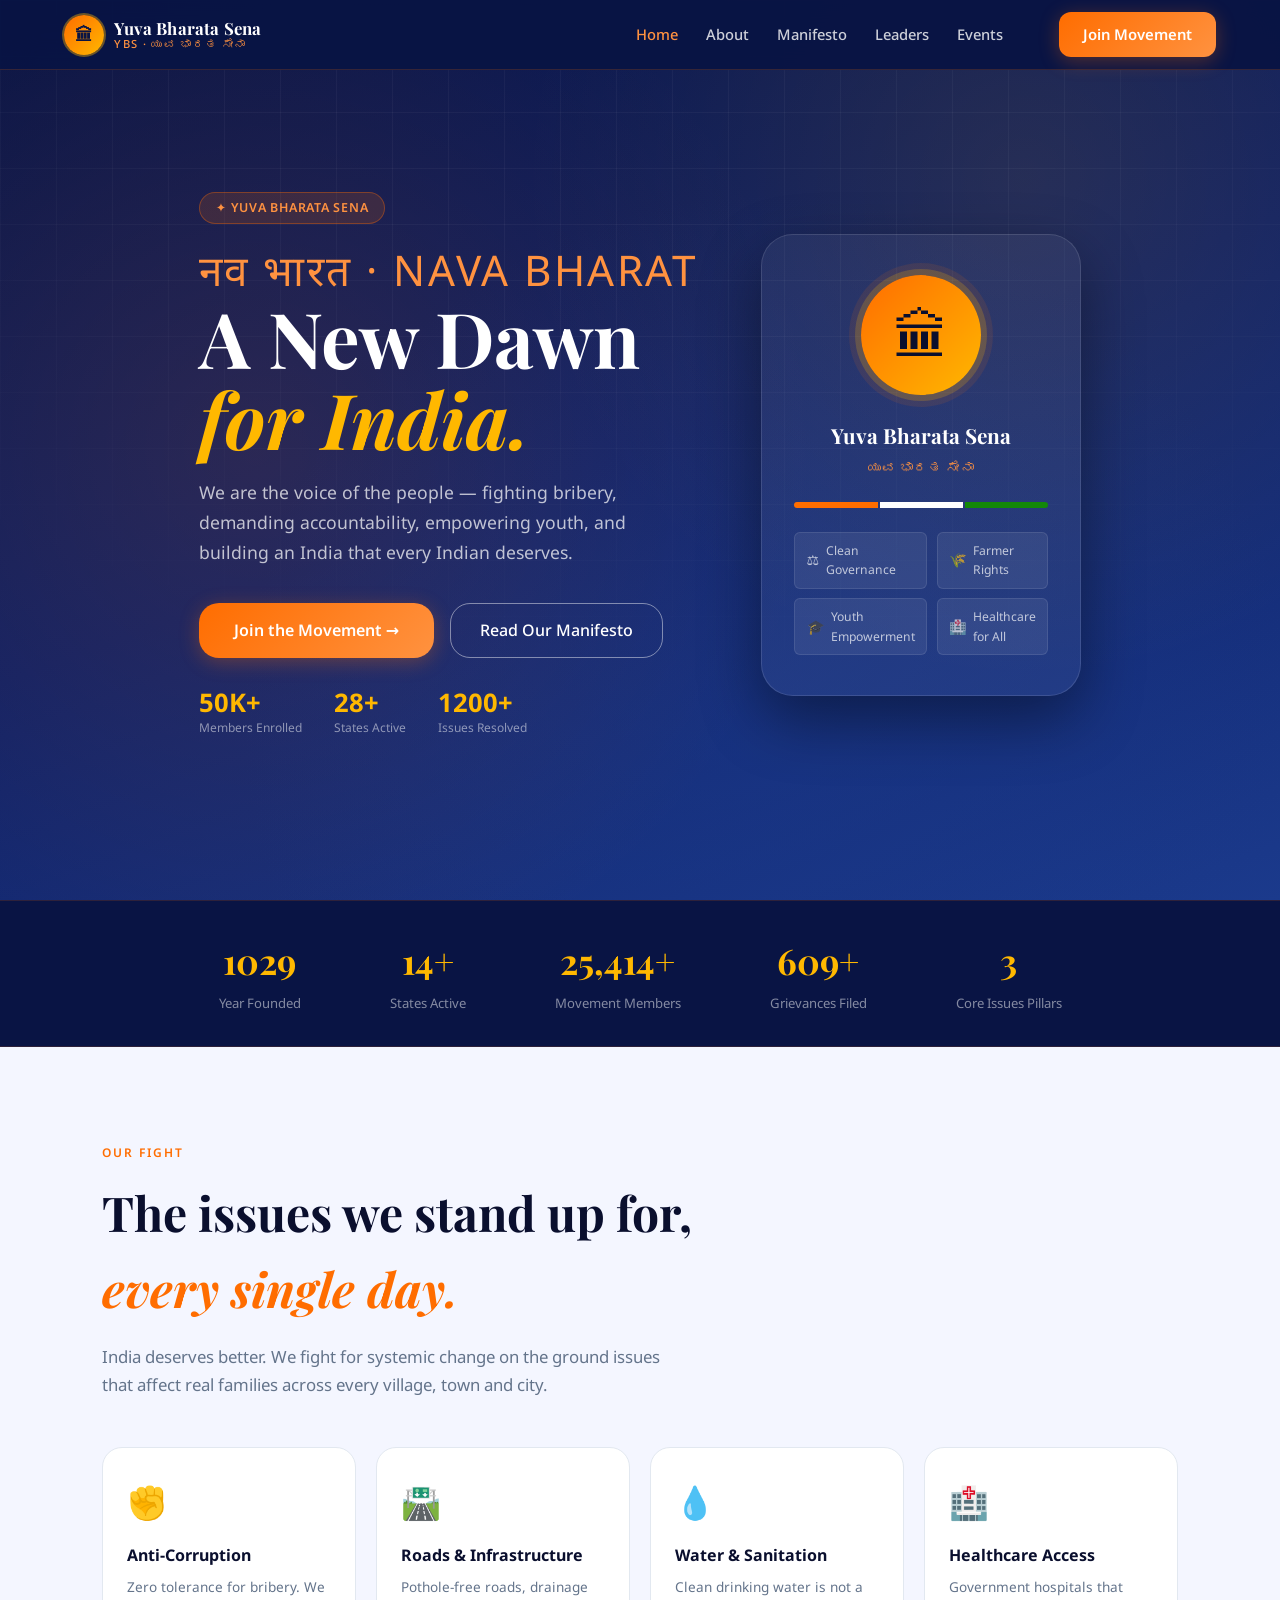
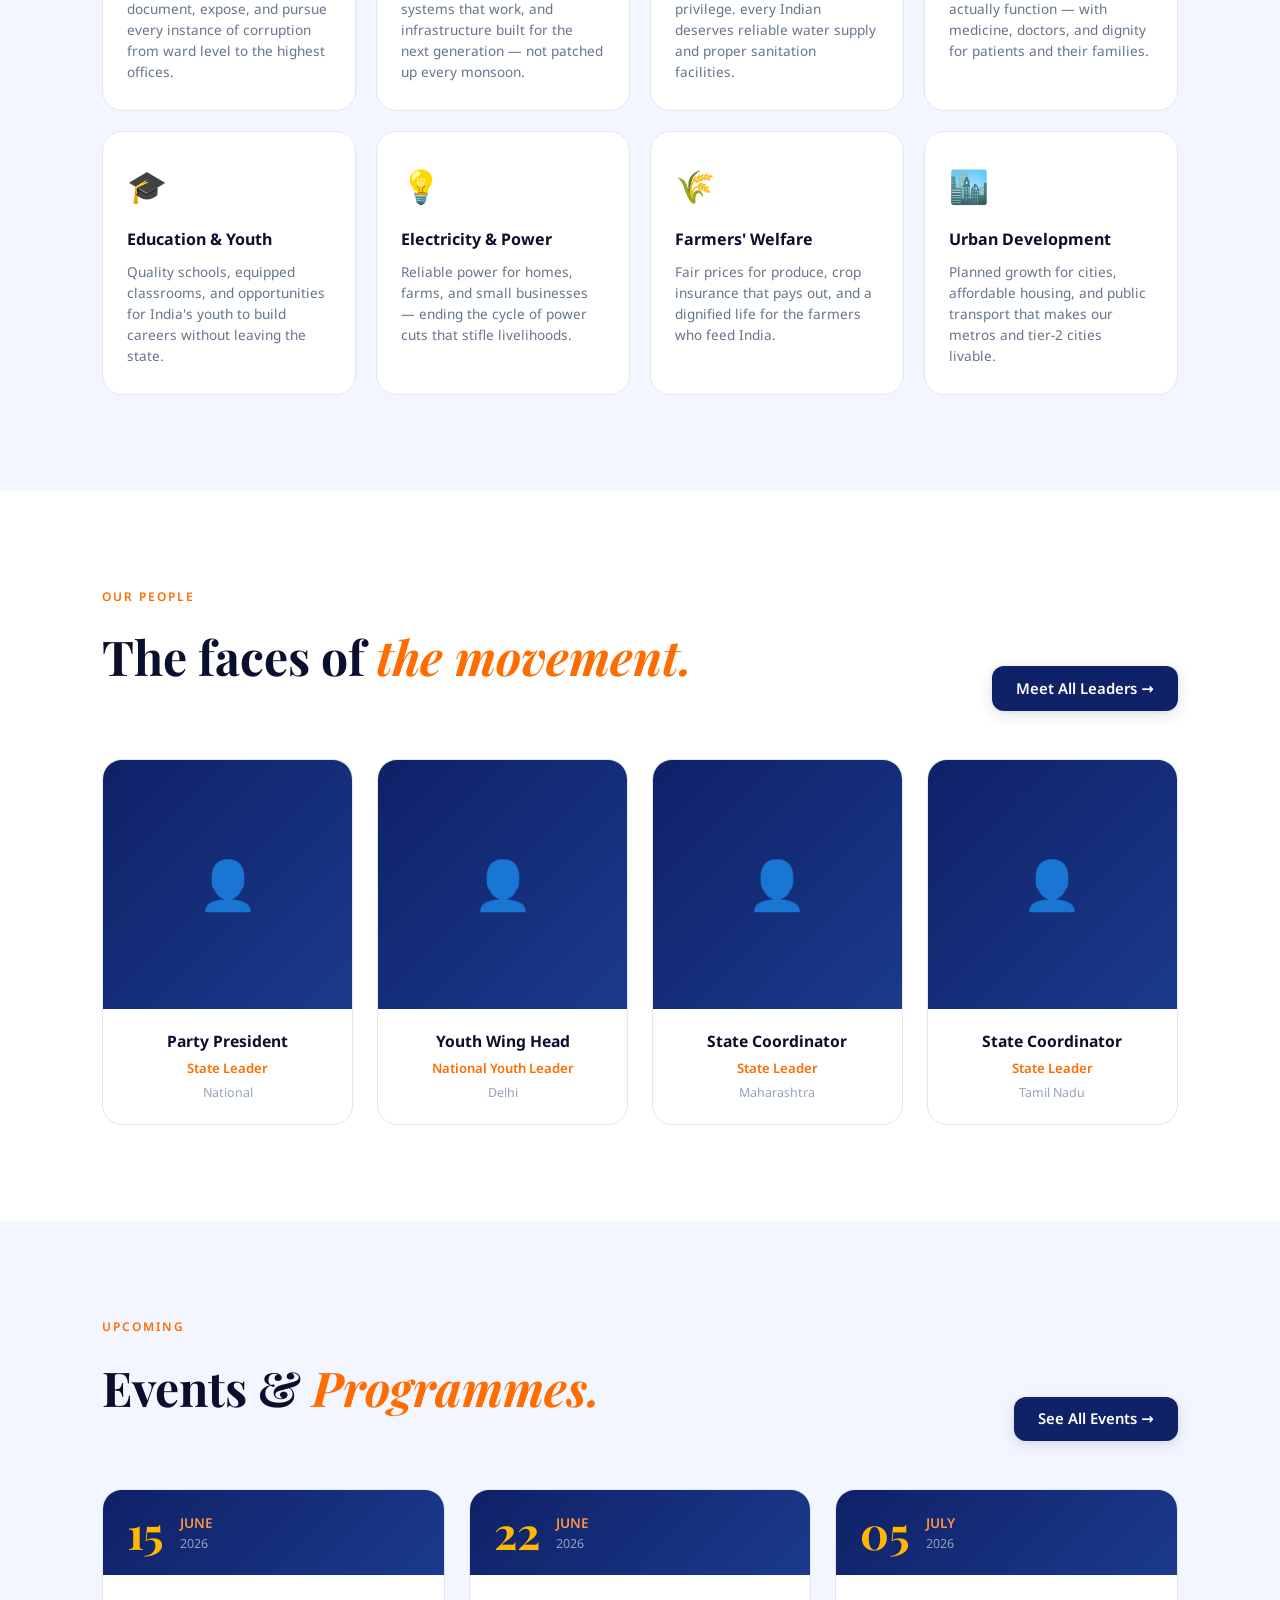
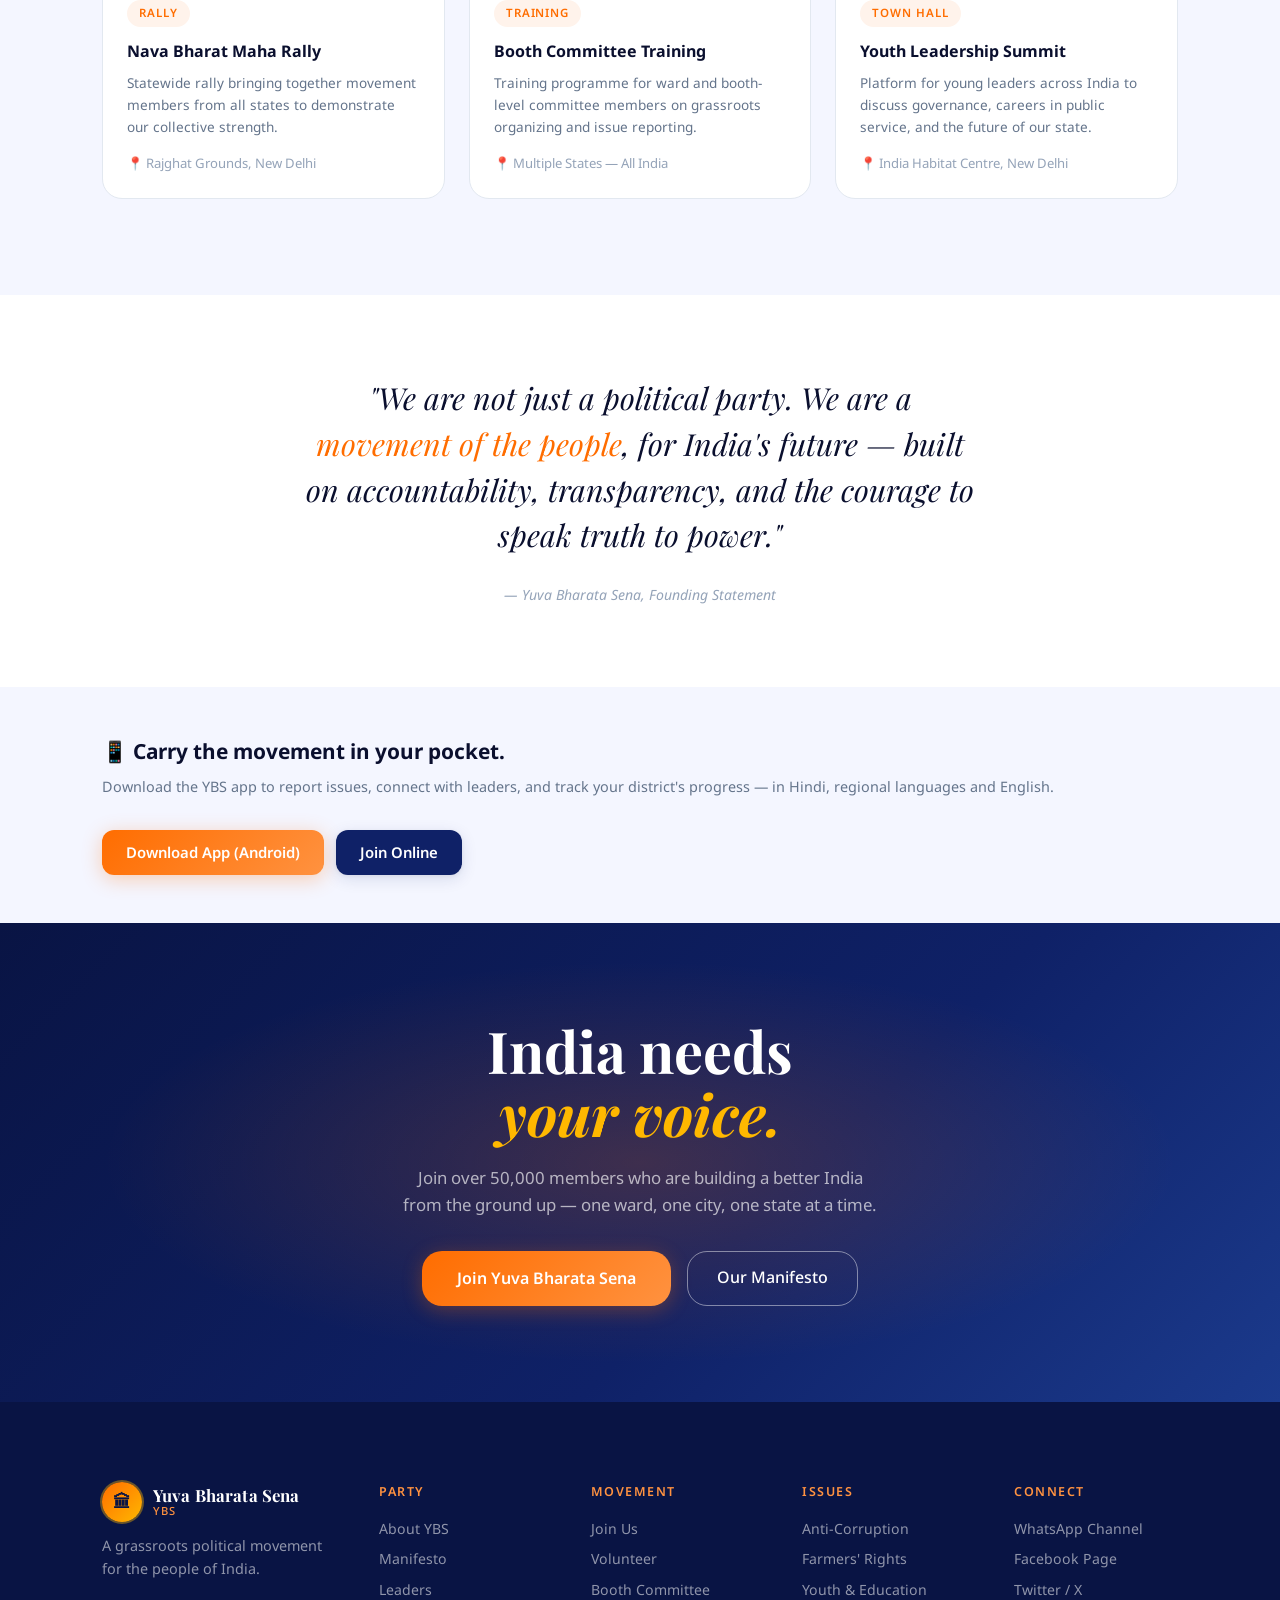
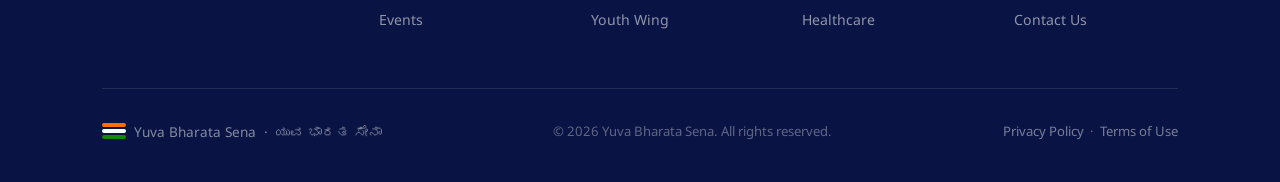
<file: docs/index.html>
﻿<!DOCTYPE html>
<html lang="en">
<head>
  <meta charset="UTF-8"/>
  <meta name="viewport" content="width=device-width, initial-scale=1.0"/>
  <title>Yuva Bharata Sena — Nava Bharat, A New Dawn</title>
  <meta name="description" content="Yuva Bharata Sena (YBS) is a grassroots political movement fighting for the people of India — clean governance, youth empowerment, and real change."/>
  <meta name="keywords" content="Yuva Bharata Sena, YBS, Yuva Bharata Sena, Indian politics, national political party India"/>
  <meta property="og:title" content="Yuva Bharata Sena"/>
  <meta property="og:description" content="Nava Bharat — A New Dawn for India. Join the movement for clean governance and real change."/>
  <meta property="og:type" content="website"/>
  <link rel="stylesheet" href="global.css"/>
  <link rel="stylesheet" href="home.css"/>
  <link rel="preconnect" href="https://fonts.googleapis.com"/>
  <link href="https://fonts.googleapis.com/css2?family=Playfair+Display:ital,wght@0,700;1,400&family=Noto+Sans:wght@300;400;500;600;700&display=swap" rel="stylesheet"/>
</head>
<body>

  <!-- NAV -->
  <nav class="nav" id="mainNav">
    <a href="index.html" class="nav-logo">
      <div class="nav-logo-emblem">🏛</div>
      <div class="nav-logo-text">
        <span class="nav-logo-name">Yuva Bharata Sena</span>
        <span class="nav-logo-abbr">YBS · ಯುವ ಭಾರತ ಸೇನಾ</span>
      </div>
    </a>
    <ul class="nav-links">
      <li><a href="index.html" class="active">Home</a></li>
      <li><a href="about.html">About</a></li>
      <li><a href="manifesto.html">Manifesto</a></li>
      <li><a href="leaders.html">Leaders</a></li>
      <li><a href="events.html">Events</a></li>
    </ul>
    <div class="nav-cta">
      <a href="join.html" class="btn-primary">Join Movement</a>
    </div>
    <button class="hamburger" id="hamburger">&#9776;</button>
  </nav>

  <!-- HERO -->
  <section class="hero">
    <div class="hero-bg-pattern"></div>
    <div class="hero-bg-grid"></div>
    <div class="hero-content">
      <span class="hero-badge">✦ Yuva Bharata Sena</span>
      <h1 class="hero-title">
        <span class="party-name">नव भारत · Nava Bharat</span>
        A New Dawn<br/><em>for India.</em>
      </h1>
      <p class="hero-sub">We are the voice of the people — fighting bribery, demanding accountability, empowering youth, and building an India that every Indian deserves.</p>
      <div class="hero-actions">
        <a href="join.html" class="btn-primary btn-lg">Join the Movement →</a>
        <a href="manifesto.html" class="btn-outline btn-lg">Read Our Manifesto</a>
      </div>
      <div class="hero-social-proof">
        <div class="hero-stat">
          <span class="hero-stat-num">50K+</span>
          <span class="hero-stat-label">Members Enrolled</span>
        </div>
        <div class="hero-stat">
          <span class="hero-stat-num">28+</span>
          <span class="hero-stat-label">States Active</span>
        </div>
        <div class="hero-stat">
          <span class="hero-stat-num">1200+</span>
          <span class="hero-stat-label">Issues Resolved</span>
        </div>
      </div>
    </div>

    <div class="hero-visual">
      <div class="emblem-card">
        <div class="emblem-circle">🏛</div>
        <div class="emblem-name">
          <h3>Yuva Bharata Sena</h3>
          <p>ಯುವ ಭಾರತ ಸೇನಾ</p>
        </div>
        <div class="emblem-tricolor">
          <span></span><span></span><span></span>
        </div>
        <div class="emblem-pillars">
          <div class="emblem-pillar"><span>⚖️</span>Clean Governance</div>
          <div class="emblem-pillar"><span>🌾</span>Farmer Rights</div>
          <div class="emblem-pillar"><span>🎓</span>Youth Empowerment</div>
          <div class="emblem-pillar"><span>🏥</span>Healthcare for All</div>
        </div>
      </div>
    </div>
  </section>

  <!-- STATS BAR -->
  <section class="stats-bar">
    <div class="stats-inner">
      <div class="stat-item">
        <div class="stat-number">2026</div>
        <div class="stat-desc">Year Founded</div>
      </div>
      <div class="stat-item">
        <div class="stat-number">28+</div>
        <div class="stat-desc">States Active</div>
      </div>
      <div class="stat-item">
        <div class="stat-number">50K+</div>
        <div class="stat-desc">Movement Members</div>
      </div>
      <div class="stat-item">
        <div class="stat-number">1200+</div>
        <div class="stat-desc">Grievances Filed</div>
      </div>
      <div class="stat-item">
        <div class="stat-number">7</div>
        <div class="stat-desc">Core Issues Pillars</div>
      </div>
    </div>
  </section>

  <!-- CORE ISSUES -->
  <section class="issues-section">
    <div class="issues-header">
      <div class="section-label">Our Fight</div>
      <h2 class="section-title">The issues we stand up for, <em>every single day.</em></h2>
      <p class="section-sub">India deserves better. We fight for systemic change on the ground issues that affect real families across every village, town and city.</p>
    </div>
    <div class="issues-grid">
      <div class="issue-card" data-color="red">
        <div class="issue-icon">✊</div>
        <h3>Anti-Corruption</h3>
        <p>Zero tolerance for bribery. We document, expose, and pursue every instance of corruption from ward level to the highest offices.</p>
      </div>
      <div class="issue-card" data-color="orange">
        <div class="issue-icon">🛣️</div>
        <h3>Roads & Infrastructure</h3>
        <p>Pothole-free roads, drainage systems that work, and infrastructure built for the next generation — not patched up every monsoon.</p>
      </div>
      <div class="issue-card" data-color="teal">
        <div class="issue-icon">💧</div>
        <h3>Water & Sanitation</h3>
        <p>Clean drinking water is not a privilege. every Indian deserves reliable water supply and proper sanitation facilities.</p>
      </div>
      <div class="issue-card" data-color="red">
        <div class="issue-icon">🏥</div>
        <h3>Healthcare Access</h3>
        <p>Government hospitals that actually function — with medicine, doctors, and dignity for patients and their families.</p>
      </div>
      <div class="issue-card" data-color="purple">
        <div class="issue-icon">🎓</div>
        <h3>Education & Youth</h3>
        <p>Quality schools, equipped classrooms, and opportunities for India's youth to build careers without leaving the state.</p>
      </div>
      <div class="issue-card" data-color="gold">
        <div class="issue-icon">💡</div>
        <h3>Electricity & Power</h3>
        <p>Reliable power for homes, farms, and small businesses — ending the cycle of power cuts that stifle livelihoods.</p>
      </div>
      <div class="issue-card" data-color="green">
        <div class="issue-icon">🌾</div>
        <h3>Farmers' Welfare</h3>
        <p>Fair prices for produce, crop insurance that pays out, and a dignified life for the farmers who feed India.</p>
      </div>
      <div class="issue-card" data-color="navy">
        <div class="issue-icon">🏙️</div>
        <h3>Urban Development</h3>
        <p>Planned growth for cities, affordable housing, and public transport that makes our metros and tier-2 cities livable.</p>
      </div>
    </div>
  </section>

  <!-- LEADERS PREVIEW -->
  <section class="leaders-section">
    <div class="leaders-header">
      <div>
        <div class="section-label">Our People</div>
        <h2 class="section-title">The faces of <em>the movement.</em></h2>
      </div>
      <a href="leaders.html" class="btn-navy">Meet All Leaders →</a>
    </div>
    <div class="leaders-grid">
      <div class="leader-card">
        <div class="leader-avatar">👤</div>
        <div class="leader-info">
          <h4>Party President</h4>
          <p>State Leader</p>
          <span class="leader-dist">National</span>
        </div>
      </div>
      <div class="leader-card">
        <div class="leader-avatar">👤</div>
        <div class="leader-info">
          <h4>Youth Wing Head</h4>
          <p>National Youth Leader</p>
          <span class="leader-dist">Delhi</span>
        </div>
      </div>
      <div class="leader-card">
        <div class="leader-avatar">👤</div>
        <div class="leader-info">
          <h4>State Coordinator</h4>
          <p>State Leader</p>
          <span class="leader-dist">Maharashtra</span>
        </div>
      </div>
      <div class="leader-card">
        <div class="leader-avatar">👤</div>
        <div class="leader-info">
          <h4>State Coordinator</h4>
          <p>State Leader</p>
          <span class="leader-dist">Tamil Nadu</span>
        </div>
      </div>
    </div>
  </section>

  <!-- EVENTS PREVIEW -->
  <section class="events-section">
    <div class="events-header">
      <div>
        <div class="section-label">Upcoming</div>
        <h2 class="section-title">Events & <em>Programmes.</em></h2>
      </div>
      <a href="events.html" class="btn-navy">See All Events →</a>
    </div>
    <div class="events-list">
      <div class="event-card">
        <div class="event-date-block">
          <div class="event-date-num">15</div>
          <div class="event-date-info">
            <span class="event-month">June</span>
            <span class="event-year">2026</span>
          </div>
        </div>
        <div class="event-body">
          <span class="event-type">Rally</span>
          <h3>Nava Bharat Maha Rally</h3>
          <p>Statewide rally bringing together movement members from all states to demonstrate our collective strength.</p>
          <div class="event-location">📍 Rajghat Grounds, New Delhi</div>
        </div>
      </div>
      <div class="event-card">
        <div class="event-date-block">
          <div class="event-date-num">22</div>
          <div class="event-date-info">
            <span class="event-month">June</span>
            <span class="event-year">2026</span>
          </div>
        </div>
        <div class="event-body">
          <span class="event-type">Training</span>
          <h3>Booth Committee Training</h3>
          <p>Training programme for ward and booth-level committee members on grassroots organizing and issue reporting.</p>
          <div class="event-location">📍 Multiple States — All India</div>
        </div>
      </div>
      <div class="event-card">
        <div class="event-date-block">
          <div class="event-date-num">05</div>
          <div class="event-date-info">
            <span class="event-month">July</span>
            <span class="event-year">2026</span>
          </div>
        </div>
        <div class="event-body">
          <span class="event-type">Town Hall</span>
          <h3>Youth Leadership Summit</h3>
          <p>Platform for young leaders across India to discuss governance, careers in public service, and the future of our state.</p>
          <div class="event-location">📍 India Habitat Centre, New Delhi</div>
        </div>
      </div>
    </div>
  </section>

  <!-- QUOTE -->
  <section class="quote-section">
    <blockquote>
      "We are not just a political party. We are a <span class="highlight">movement of the people</span>, for India's future — built on accountability, transparency, and the courage to speak truth to power."
    </blockquote>
    <cite>— Yuva Bharata Sena, Founding Statement</cite>
  </section>

  <!-- APP STRIP -->
  <section class="app-strip">
    <div class="app-strip-text">
      <h3>📱 Carry the movement in your pocket.</h3>
      <p>Download the YBS app to report issues, connect with leaders, and track your district's progress — in Hindi, regional languages and English.</p>
    </div>
    <div class="app-strip-btns">
      <a href="#" class="btn-primary">Download App (Android)</a>
      <a href="join.html" class="btn-navy">Join Online</a>
    </div>
  </section>

  <!-- JOIN CTA BANNER -->
  <section class="join-banner">
    <div class="join-banner-glow"></div>
    <div class="join-banner-content">
      <h2>India needs<br/><em>your voice.</em></h2>
      <p>Join over 50,000 members who are building a better India from the ground up — one ward, one city, one state at a time.</p>
      <div class="join-banner-actions">
        <a href="join.html" class="btn-primary btn-lg">Join Yuva Bharata Sena</a>
        <a href="manifesto.html" class="btn-outline btn-lg">Our Manifesto</a>
      </div>
    </div>
  </section>

  <!-- FOOTER -->
  <footer class="footer">
    <div class="footer-top">
      <div class="footer-brand">
        <a href="index.html" class="nav-logo">
          <div class="nav-logo-emblem">🏛</div>
          <div class="nav-logo-text">
            <span class="nav-logo-name">Yuva Bharata Sena</span>
            <span class="nav-logo-abbr">YBS</span>
          </div>
        </a>
        <p>A grassroots political movement for the people of India.</p>
      </div>
      <div class="footer-col">
        <h5>Party</h5>
        <a href="about.html">About YBS</a>
        <a href="manifesto.html">Manifesto</a>
        <a href="leaders.html">Leaders</a>
        <a href="events.html">Events</a>
      </div>
      <div class="footer-col">
        <h5>Movement</h5>
        <a href="join.html">Join Us</a>
        <a href="join.html#volunteer">Volunteer</a>
        <a href="join.html#booth">Booth Committee</a>
        <a href="join.html#youth">Youth Wing</a>
      </div>
      <div class="footer-col">
        <h5>Issues</h5>
        <a href="manifesto.html#corruption">Anti-Corruption</a>
        <a href="manifesto.html#farmers">Farmers' Rights</a>
        <a href="manifesto.html#youth">Youth & Education</a>
        <a href="manifesto.html#health">Healthcare</a>
      </div>
      <div class="footer-col">
        <h5>Connect</h5>
        <a href="#">WhatsApp Channel</a>
        <a href="#">Facebook Page</a>
        <a href="#">Twitter / X</a>
        <a href="#">Contact Us</a>
      </div>
    </div>
    <div class="footer-bottom">
      <div class="footer-flag">
        <div class="flag-stripe">
          <span></span><span></span><span></span>
        </div>
        Yuva Bharata Sena &nbsp;·&nbsp; ಯುವ ಭಾರತ ಸೇನಾ
      </div>
      <span>© 2026 Yuva Bharata Sena. All rights reserved.</span>
      <div>
        <a href="#">Privacy Policy</a> &nbsp;·&nbsp;
        <a href="#">Terms of Use</a>
      </div>
    </div>
  </footer>

  <script src="main.js"></script>
</body>
</html>
</file>
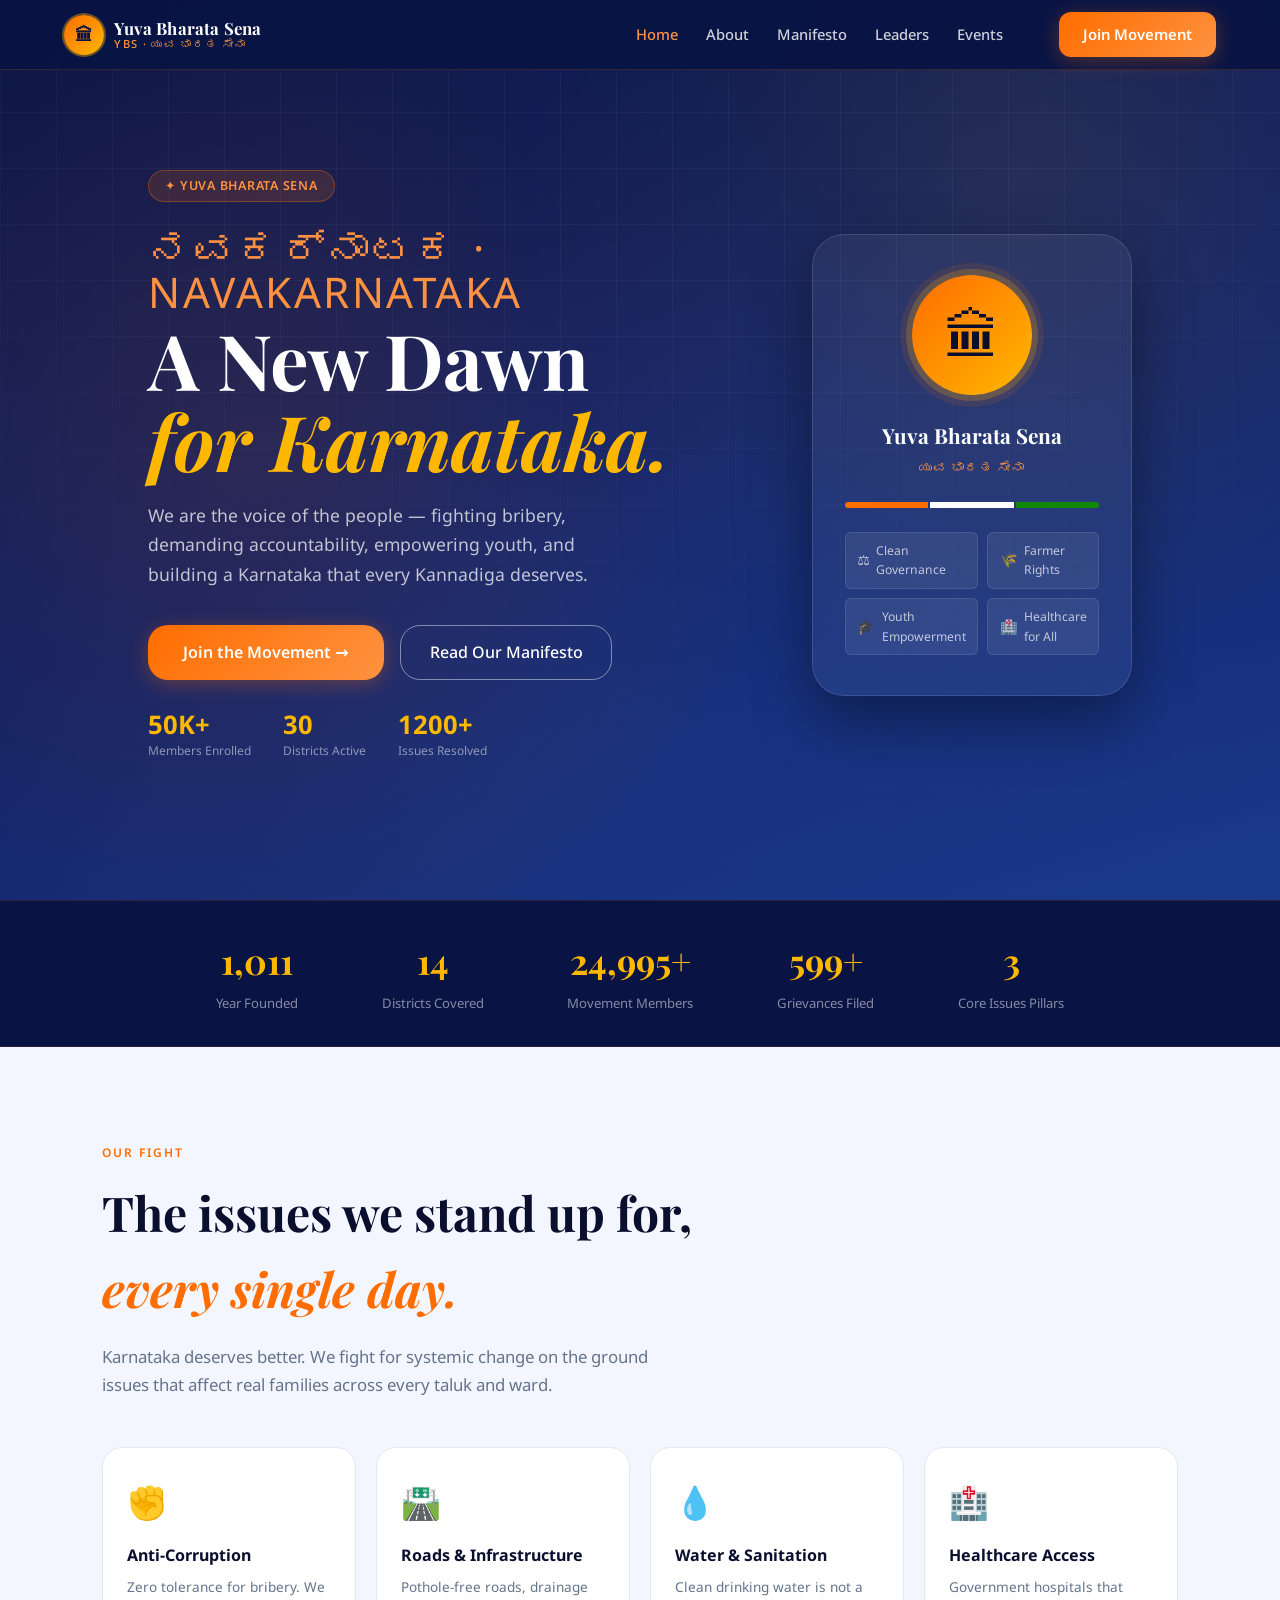
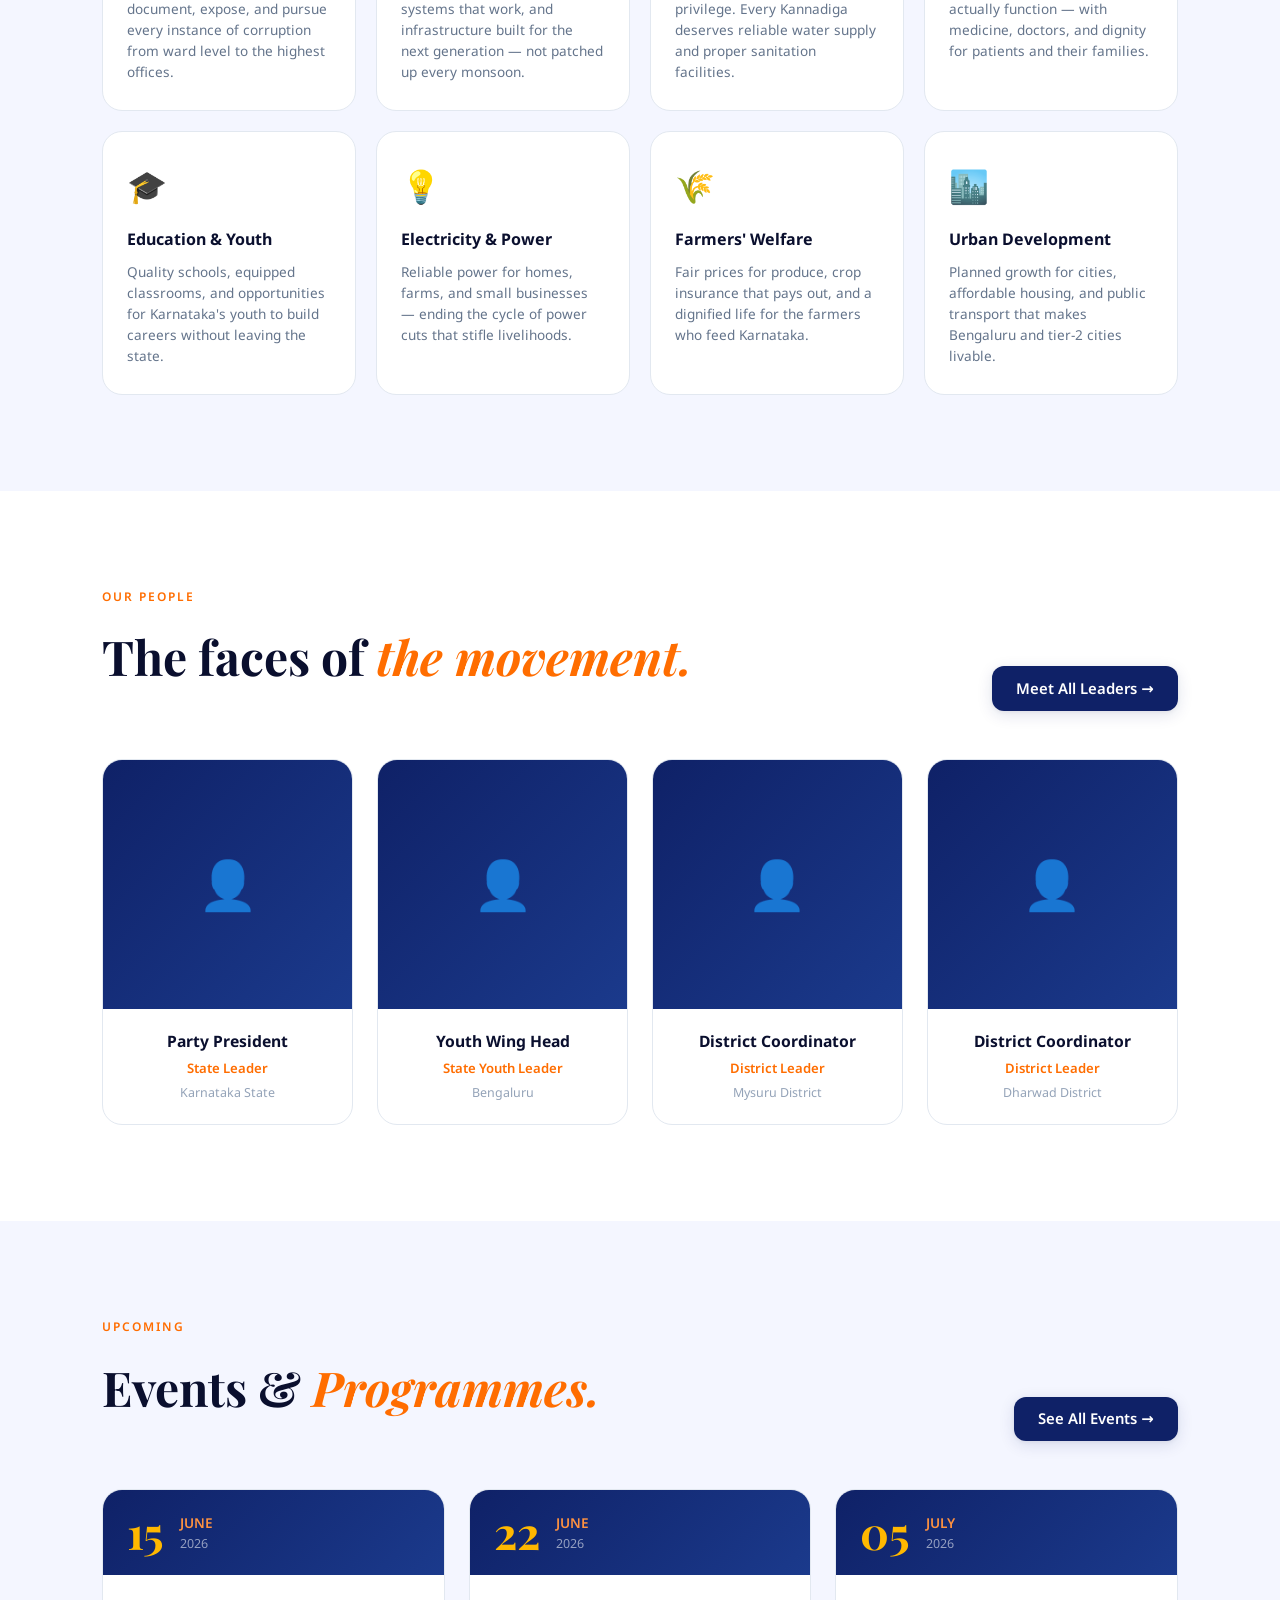
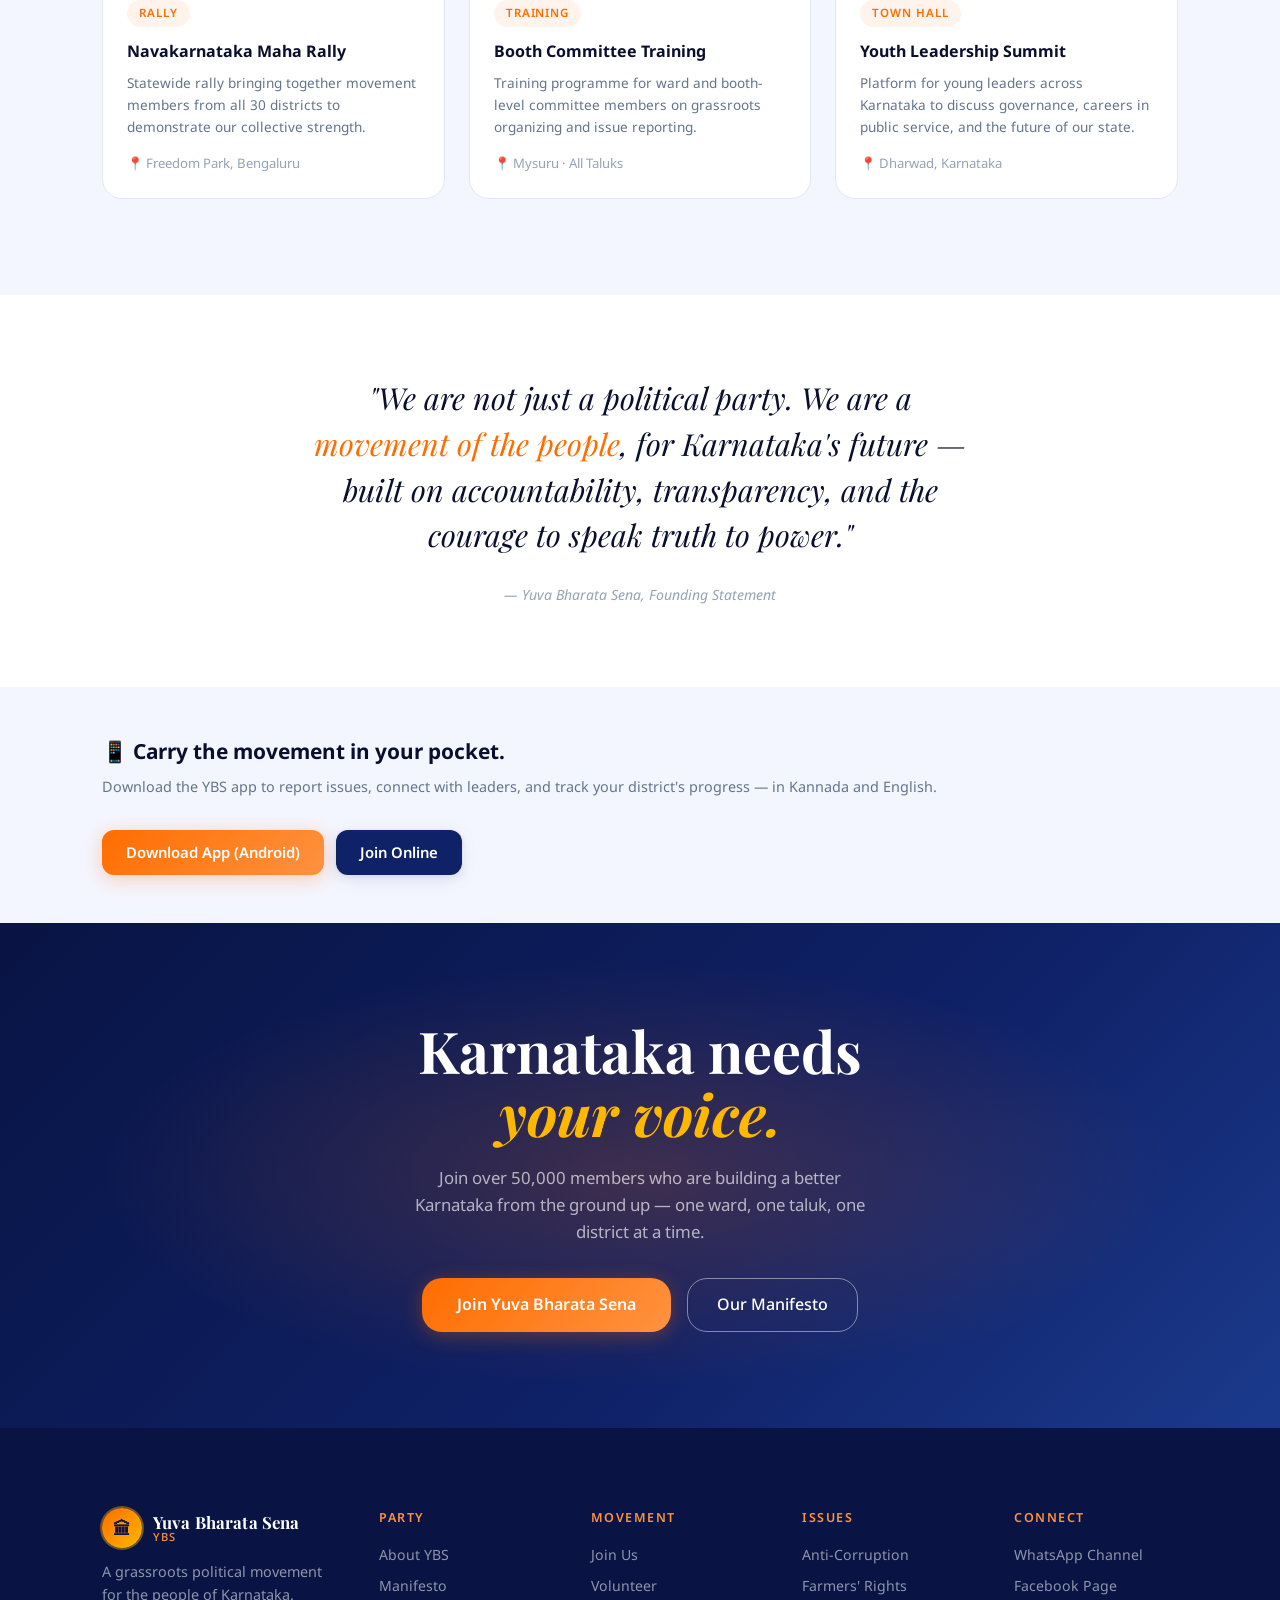
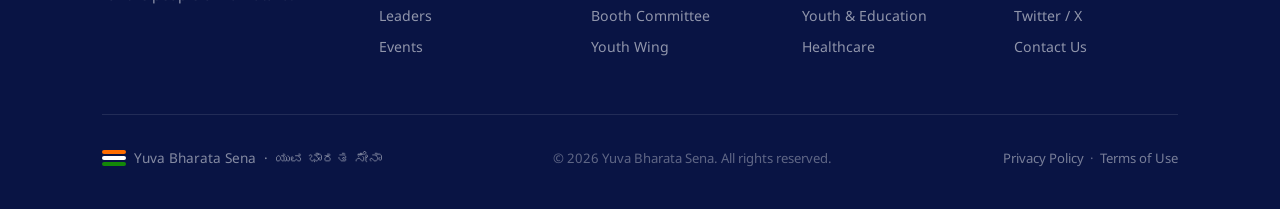
<file: docs/docs/index.html>
﻿<!DOCTYPE html>
<html lang="en">
<head>
  <meta charset="UTF-8"/>
  <meta name="viewport" content="width=device-width, initial-scale=1.0"/>
  <title>Yuva Bharata Sena — Navakarnataka, A New Dawn</title>
  <meta name="description" content="Yuva Bharata Sena (YBS) is a grassroots political movement fighting for the people of Karnataka — clean governance, youth empowerment, and real change."/>
  <meta name="keywords" content="Yuva Bharata Sena, YBS, Yuva Bharata Sena, Karnataka politics, political party Karnataka"/>
  <meta property="og:title" content="Yuva Bharata Sena"/>
  <meta property="og:description" content="Navakarnataka — A New Dawn for Karnataka. Join the movement for clean governance and real change."/>
  <meta property="og:type" content="website"/>
  <link rel="stylesheet" href="global.css"/>
  <link rel="stylesheet" href="home.css"/>
  <link rel="preconnect" href="https://fonts.googleapis.com"/>
  <link href="https://fonts.googleapis.com/css2?family=Playfair+Display:ital,wght@0,700;1,400&family=Noto+Sans:wght@300;400;500;600;700&display=swap" rel="stylesheet"/>
</head>
<body>

  <!-- NAV -->
  <nav class="nav" id="mainNav">
    <a href="index.html" class="nav-logo">
      <div class="nav-logo-emblem">🏛</div>
      <div class="nav-logo-text">
        <span class="nav-logo-name">Yuva Bharata Sena</span>
        <span class="nav-logo-abbr">YBS · ಯುವ ಭಾರತ ಸೇನಾ</span>
      </div>
    </a>
    <ul class="nav-links">
      <li><a href="index.html" class="active">Home</a></li>
      <li><a href="about.html">About</a></li>
      <li><a href="manifesto.html">Manifesto</a></li>
      <li><a href="leaders.html">Leaders</a></li>
      <li><a href="events.html">Events</a></li>
    </ul>
    <div class="nav-cta">
      <a href="join.html" class="btn-primary">Join Movement</a>
    </div>
    <button class="hamburger" id="hamburger">&#9776;</button>
  </nav>

  <!-- HERO -->
  <section class="hero">
    <div class="hero-bg-pattern"></div>
    <div class="hero-bg-grid"></div>
    <div class="hero-content">
      <span class="hero-badge">✦ Yuva Bharata Sena</span>
      <h1 class="hero-title">
        <span class="party-name">ನವಕರ್ನಾಟಕ · Navakarnataka</span>
        A New Dawn<br/><em>for Karnataka.</em>
      </h1>
      <p class="hero-sub">We are the voice of the people — fighting bribery, demanding accountability, empowering youth, and building a Karnataka that every Kannadiga deserves.</p>
      <div class="hero-actions">
        <a href="join.html" class="btn-primary btn-lg">Join the Movement →</a>
        <a href="manifesto.html" class="btn-outline btn-lg">Read Our Manifesto</a>
      </div>
      <div class="hero-social-proof">
        <div class="hero-stat">
          <span class="hero-stat-num">50K+</span>
          <span class="hero-stat-label">Members Enrolled</span>
        </div>
        <div class="hero-stat">
          <span class="hero-stat-num">30</span>
          <span class="hero-stat-label">Districts Active</span>
        </div>
        <div class="hero-stat">
          <span class="hero-stat-num">1200+</span>
          <span class="hero-stat-label">Issues Resolved</span>
        </div>
      </div>
    </div>

    <div class="hero-visual">
      <div class="emblem-card">
        <div class="emblem-circle">🏛</div>
        <div class="emblem-name">
          <h3>Yuva Bharata Sena</h3>
          <p>ಯುವ ಭಾರತ ಸೇನಾ</p>
        </div>
        <div class="emblem-tricolor">
          <span></span><span></span><span></span>
        </div>
        <div class="emblem-pillars">
          <div class="emblem-pillar"><span>⚖️</span>Clean Governance</div>
          <div class="emblem-pillar"><span>🌾</span>Farmer Rights</div>
          <div class="emblem-pillar"><span>🎓</span>Youth Empowerment</div>
          <div class="emblem-pillar"><span>🏥</span>Healthcare for All</div>
        </div>
      </div>
    </div>
  </section>

  <!-- STATS BAR -->
  <section class="stats-bar">
    <div class="stats-inner">
      <div class="stat-item">
        <div class="stat-number">2024</div>
        <div class="stat-desc">Year Founded</div>
      </div>
      <div class="stat-item">
        <div class="stat-number">30</div>
        <div class="stat-desc">Districts Covered</div>
      </div>
      <div class="stat-item">
        <div class="stat-number">50K+</div>
        <div class="stat-desc">Movement Members</div>
      </div>
      <div class="stat-item">
        <div class="stat-number">1200+</div>
        <div class="stat-desc">Grievances Filed</div>
      </div>
      <div class="stat-item">
        <div class="stat-number">7</div>
        <div class="stat-desc">Core Issues Pillars</div>
      </div>
    </div>
  </section>

  <!-- CORE ISSUES -->
  <section class="issues-section">
    <div class="issues-header">
      <div class="section-label">Our Fight</div>
      <h2 class="section-title">The issues we stand up for, <em>every single day.</em></h2>
      <p class="section-sub">Karnataka deserves better. We fight for systemic change on the ground issues that affect real families across every taluk and ward.</p>
    </div>
    <div class="issues-grid">
      <div class="issue-card" data-color="red">
        <div class="issue-icon">✊</div>
        <h3>Anti-Corruption</h3>
        <p>Zero tolerance for bribery. We document, expose, and pursue every instance of corruption from ward level to the highest offices.</p>
      </div>
      <div class="issue-card" data-color="orange">
        <div class="issue-icon">🛣️</div>
        <h3>Roads & Infrastructure</h3>
        <p>Pothole-free roads, drainage systems that work, and infrastructure built for the next generation — not patched up every monsoon.</p>
      </div>
      <div class="issue-card" data-color="teal">
        <div class="issue-icon">💧</div>
        <h3>Water & Sanitation</h3>
        <p>Clean drinking water is not a privilege. Every Kannadiga deserves reliable water supply and proper sanitation facilities.</p>
      </div>
      <div class="issue-card" data-color="red">
        <div class="issue-icon">🏥</div>
        <h3>Healthcare Access</h3>
        <p>Government hospitals that actually function — with medicine, doctors, and dignity for patients and their families.</p>
      </div>
      <div class="issue-card" data-color="purple">
        <div class="issue-icon">🎓</div>
        <h3>Education & Youth</h3>
        <p>Quality schools, equipped classrooms, and opportunities for Karnataka's youth to build careers without leaving the state.</p>
      </div>
      <div class="issue-card" data-color="gold">
        <div class="issue-icon">💡</div>
        <h3>Electricity & Power</h3>
        <p>Reliable power for homes, farms, and small businesses — ending the cycle of power cuts that stifle livelihoods.</p>
      </div>
      <div class="issue-card" data-color="green">
        <div class="issue-icon">🌾</div>
        <h3>Farmers' Welfare</h3>
        <p>Fair prices for produce, crop insurance that pays out, and a dignified life for the farmers who feed Karnataka.</p>
      </div>
      <div class="issue-card" data-color="navy">
        <div class="issue-icon">🏙️</div>
        <h3>Urban Development</h3>
        <p>Planned growth for cities, affordable housing, and public transport that makes Bengaluru and tier-2 cities livable.</p>
      </div>
    </div>
  </section>

  <!-- LEADERS PREVIEW -->
  <section class="leaders-section">
    <div class="leaders-header">
      <div>
        <div class="section-label">Our People</div>
        <h2 class="section-title">The faces of <em>the movement.</em></h2>
      </div>
      <a href="leaders.html" class="btn-navy">Meet All Leaders →</a>
    </div>
    <div class="leaders-grid">
      <div class="leader-card">
        <div class="leader-avatar">👤</div>
        <div class="leader-info">
          <h4>Party President</h4>
          <p>State Leader</p>
          <span class="leader-dist">Karnataka State</span>
        </div>
      </div>
      <div class="leader-card">
        <div class="leader-avatar">👤</div>
        <div class="leader-info">
          <h4>Youth Wing Head</h4>
          <p>State Youth Leader</p>
          <span class="leader-dist">Bengaluru</span>
        </div>
      </div>
      <div class="leader-card">
        <div class="leader-avatar">👤</div>
        <div class="leader-info">
          <h4>District Coordinator</h4>
          <p>District Leader</p>
          <span class="leader-dist">Mysuru District</span>
        </div>
      </div>
      <div class="leader-card">
        <div class="leader-avatar">👤</div>
        <div class="leader-info">
          <h4>District Coordinator</h4>
          <p>District Leader</p>
          <span class="leader-dist">Dharwad District</span>
        </div>
      </div>
    </div>
  </section>

  <!-- EVENTS PREVIEW -->
  <section class="events-section">
    <div class="events-header">
      <div>
        <div class="section-label">Upcoming</div>
        <h2 class="section-title">Events & <em>Programmes.</em></h2>
      </div>
      <a href="events.html" class="btn-navy">See All Events →</a>
    </div>
    <div class="events-list">
      <div class="event-card">
        <div class="event-date-block">
          <div class="event-date-num">15</div>
          <div class="event-date-info">
            <span class="event-month">June</span>
            <span class="event-year">2026</span>
          </div>
        </div>
        <div class="event-body">
          <span class="event-type">Rally</span>
          <h3>Navakarnataka Maha Rally</h3>
          <p>Statewide rally bringing together movement members from all 30 districts to demonstrate our collective strength.</p>
          <div class="event-location">📍 Freedom Park, Bengaluru</div>
        </div>
      </div>
      <div class="event-card">
        <div class="event-date-block">
          <div class="event-date-num">22</div>
          <div class="event-date-info">
            <span class="event-month">June</span>
            <span class="event-year">2026</span>
          </div>
        </div>
        <div class="event-body">
          <span class="event-type">Training</span>
          <h3>Booth Committee Training</h3>
          <p>Training programme for ward and booth-level committee members on grassroots organizing and issue reporting.</p>
          <div class="event-location">📍 Mysuru · All Taluks</div>
        </div>
      </div>
      <div class="event-card">
        <div class="event-date-block">
          <div class="event-date-num">05</div>
          <div class="event-date-info">
            <span class="event-month">July</span>
            <span class="event-year">2026</span>
          </div>
        </div>
        <div class="event-body">
          <span class="event-type">Town Hall</span>
          <h3>Youth Leadership Summit</h3>
          <p>Platform for young leaders across Karnataka to discuss governance, careers in public service, and the future of our state.</p>
          <div class="event-location">📍 Dharwad, Karnataka</div>
        </div>
      </div>
    </div>
  </section>

  <!-- QUOTE -->
  <section class="quote-section">
    <blockquote>
      "We are not just a political party. We are a <span class="highlight">movement of the people</span>, for Karnataka's future — built on accountability, transparency, and the courage to speak truth to power."
    </blockquote>
    <cite>— Yuva Bharata Sena, Founding Statement</cite>
  </section>

  <!-- APP STRIP -->
  <section class="app-strip">
    <div class="app-strip-text">
      <h3>📱 Carry the movement in your pocket.</h3>
      <p>Download the YBS app to report issues, connect with leaders, and track your district's progress — in Kannada and English.</p>
    </div>
    <div class="app-strip-btns">
      <a href="#" class="btn-primary">Download App (Android)</a>
      <a href="join.html" class="btn-navy">Join Online</a>
    </div>
  </section>

  <!-- JOIN CTA BANNER -->
  <section class="join-banner">
    <div class="join-banner-glow"></div>
    <div class="join-banner-content">
      <h2>Karnataka needs<br/><em>your voice.</em></h2>
      <p>Join over 50,000 members who are building a better Karnataka from the ground up — one ward, one taluk, one district at a time.</p>
      <div class="join-banner-actions">
        <a href="join.html" class="btn-primary btn-lg">Join Yuva Bharata Sena</a>
        <a href="manifesto.html" class="btn-outline btn-lg">Our Manifesto</a>
      </div>
    </div>
  </section>

  <!-- FOOTER -->
  <footer class="footer">
    <div class="footer-top">
      <div class="footer-brand">
        <a href="index.html" class="nav-logo">
          <div class="nav-logo-emblem">🏛</div>
          <div class="nav-logo-text">
            <span class="nav-logo-name">Yuva Bharata Sena</span>
            <span class="nav-logo-abbr">YBS</span>
          </div>
        </a>
        <p>A grassroots political movement for the people of Karnataka.</p>
      </div>
      <div class="footer-col">
        <h5>Party</h5>
        <a href="about.html">About YBS</a>
        <a href="manifesto.html">Manifesto</a>
        <a href="leaders.html">Leaders</a>
        <a href="events.html">Events</a>
      </div>
      <div class="footer-col">
        <h5>Movement</h5>
        <a href="join.html">Join Us</a>
        <a href="join.html#volunteer">Volunteer</a>
        <a href="join.html#booth">Booth Committee</a>
        <a href="join.html#youth">Youth Wing</a>
      </div>
      <div class="footer-col">
        <h5>Issues</h5>
        <a href="manifesto.html#corruption">Anti-Corruption</a>
        <a href="manifesto.html#farmers">Farmers' Rights</a>
        <a href="manifesto.html#youth">Youth & Education</a>
        <a href="manifesto.html#health">Healthcare</a>
      </div>
      <div class="footer-col">
        <h5>Connect</h5>
        <a href="#">WhatsApp Channel</a>
        <a href="#">Facebook Page</a>
        <a href="#">Twitter / X</a>
        <a href="#">Contact Us</a>
      </div>
    </div>
    <div class="footer-bottom">
      <div class="footer-flag">
        <div class="flag-stripe">
          <span></span><span></span><span></span>
        </div>
        Yuva Bharata Sena &nbsp;·&nbsp; ಯುವ ಭಾರತ ಸೇನಾ
      </div>
      <span>© 2026 Yuva Bharata Sena. All rights reserved.</span>
      <div>
        <a href="#">Privacy Policy</a> &nbsp;·&nbsp;
        <a href="#">Terms of Use</a>
      </div>
    </div>
  </footer>

  <script src="main.js"></script>
</body>
</html>
</file>
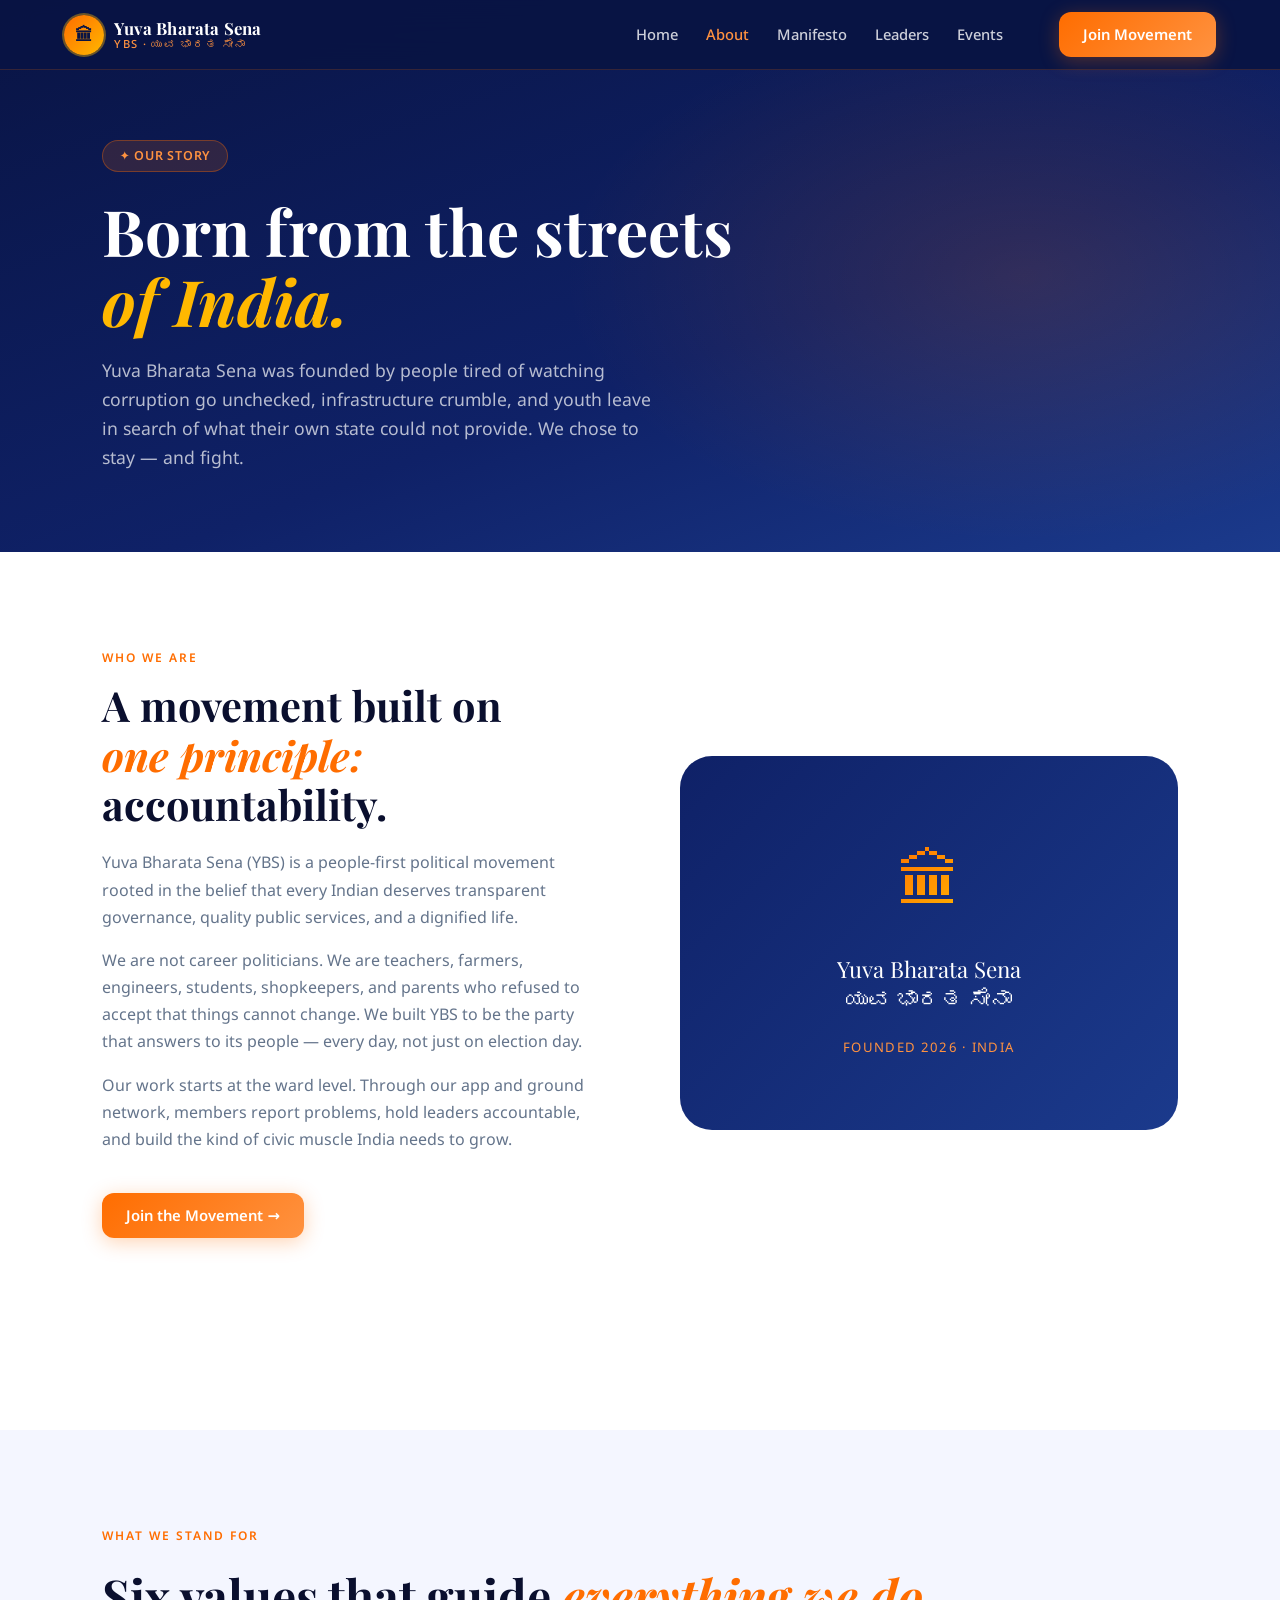
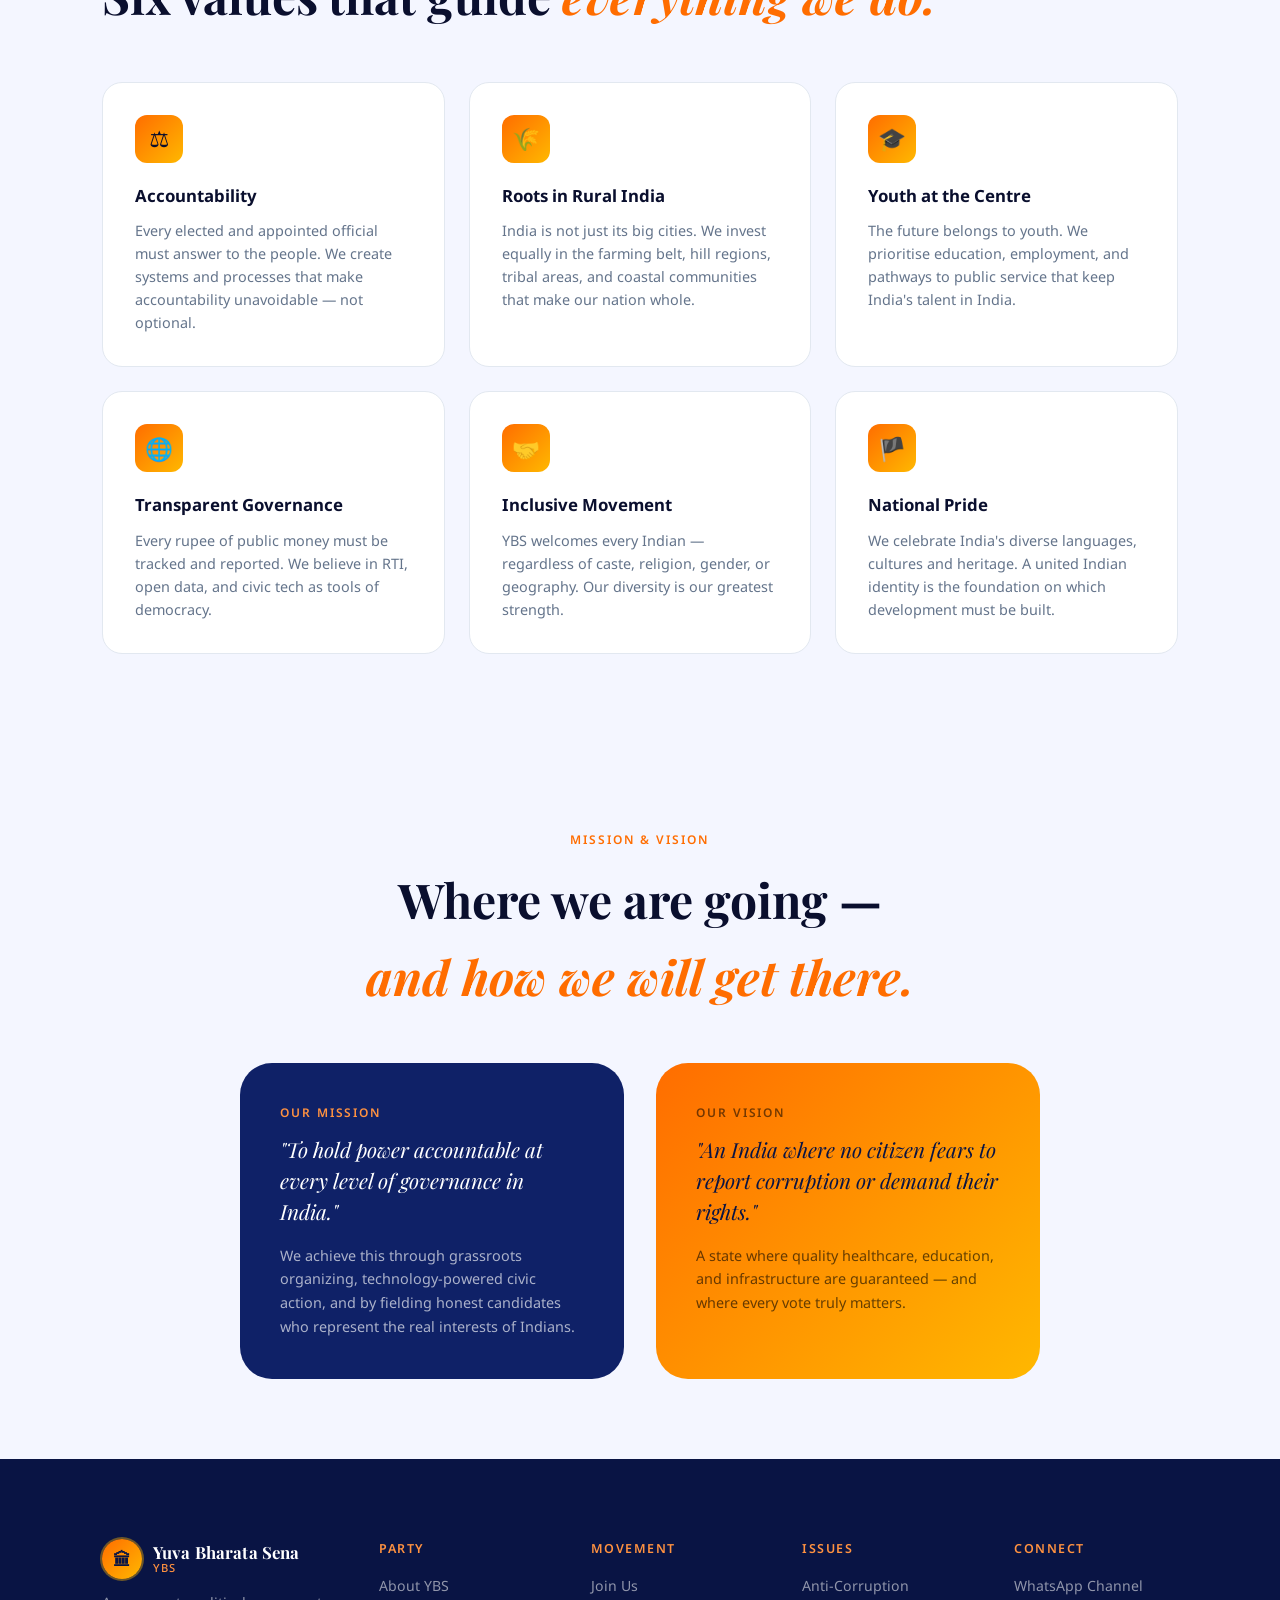
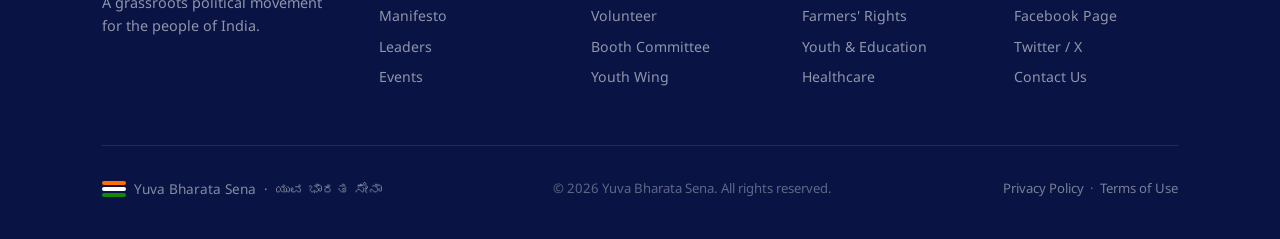
<file: docs/about.html>
﻿<!DOCTYPE html>
<html lang="en">
<head>
  <meta charset="UTF-8"/>
  <meta name="viewport" content="width=device-width, initial-scale=1.0"/>
  <title>About — Yuva Bharata Sena</title>
  <meta name="description" content="Learn about Yuva Bharata Sena — our history, mission, and the values that make us a different kind of political movement."/>
  <link rel="stylesheet" href="global.css"/>
  <link rel="stylesheet" href="pages.css"/>
  <link rel="preconnect" href="https://fonts.googleapis.com"/>
  <link href="https://fonts.googleapis.com/css2?family=Playfair+Display:ital,wght@0,700;1,400&family=Noto+Sans:wght@300;400;500;600;700&display=swap" rel="stylesheet"/>
</head>
<body>

  <!-- NAV -->
  <nav class="nav" id="mainNav">
    <a href="index.html" class="nav-logo">
      <div class="nav-logo-emblem">🏛</div>
      <div class="nav-logo-text">
        <span class="nav-logo-name">Yuva Bharata Sena</span>
        <span class="nav-logo-abbr">YBS · ಯುವ ಭಾರತ ಸೇನಾ</span>
      </div>
    </a>
    <ul class="nav-links">
      <li><a href="index.html">Home</a></li>
      <li><a href="about.html" class="active">About</a></li>
      <li><a href="manifesto.html">Manifesto</a></li>
      <li><a href="leaders.html">Leaders</a></li>
      <li><a href="events.html">Events</a></li>
    </ul>
    <div class="nav-cta">
      <a href="join.html" class="btn-primary">Join Movement</a>
    </div>
    <button class="hamburger" id="hamburger">&#9776;</button>
  </nav>

  <!-- PAGE HERO -->
  <section class="page-hero">
    <div class="page-hero-content">
      <span class="hero-badge">✦ Our Story</span>
      <h1>Born from the streets<br/><em>of India.</em></h1>
      <p>Yuva Bharata Sena was founded by people tired of watching corruption go unchecked, infrastructure crumble, and youth leave in search of what their own state could not provide. We chose to stay — and fight.</p>
    </div>
  </section>

  <!-- ABOUT INTRO -->
  <section class="about-section">
    <div class="about-intro">
      <div class="about-intro-text">
        <div class="section-label">Who We Are</div>
        <h2>A movement built on<br/><em>one principle:</em> accountability.</h2>
        <p>Yuva Bharata Sena (YBS) is a people-first political movement rooted in the belief that every Indian deserves transparent governance, quality public services, and a dignified life.</p>
        <p>We are not career politicians. We are teachers, farmers, engineers, students, shopkeepers, and parents who refused to accept that things cannot change. We built YBS to be the party that answers to its people — every day, not just on election day.</p>
        <p>Our work starts at the ward level. Through our app and ground network, members report problems, hold leaders accountable, and build the kind of civic muscle India needs to grow.</p>
        <a href="join.html" class="btn-primary" style="display:inline-block; margin-top:1.5rem;">Join the Movement →</a>
      </div>
      <div class="about-visual">
        <div class="av-emblem">🏛</div>
        <div class="av-text">Yuva Bharata Sena<br/>ಯುವ ಭಾರತ ಸೇನಾ</div>
        <div class="av-sub">Founded 2026 · India</div>
      </div>
    </div>
  </section>

  <!-- VALUES -->
  <section class="values-section">
    <div class="section-label">What We Stand For</div>
    <h2 class="section-title">Six values that guide <em>everything we do.</em></h2>
    <div class="values-grid">
      <div class="value-card">
        <div class="value-icon">⚖️</div>
        <h4>Accountability</h4>
        <p>Every elected and appointed official must answer to the people. We create systems and processes that make accountability unavoidable — not optional.</p>
      </div>
      <div class="value-card">
        <div class="value-icon">🌾</div>
        <h4>Roots in Rural India</h4>
        <p>India is not just its big cities. We invest equally in the farming belt, hill regions, tribal areas, and coastal communities that make our nation whole.</p>
      </div>
      <div class="value-card">
        <div class="value-icon">🎓</div>
        <h4>Youth at the Centre</h4>
        <p>The future belongs to youth. We prioritise education, employment, and pathways to public service that keep India's talent in India.</p>
      </div>
      <div class="value-card">
        <div class="value-icon">🌐</div>
        <h4>Transparent Governance</h4>
        <p>Every rupee of public money must be tracked and reported. We believe in RTI, open data, and civic tech as tools of democracy.</p>
      </div>
      <div class="value-card">
        <div class="value-icon">🤝</div>
        <h4>Inclusive Movement</h4>
        <p>YBS welcomes every Indian — regardless of caste, religion, gender, or geography. Our diversity is our greatest strength.</p>
      </div>
      <div class="value-card">
        <div class="value-icon">🏴</div>
        <h4>National Pride</h4>
        <p>We celebrate India's diverse languages, cultures and heritage. A united Indian identity is the foundation on which development must be built.</p>
      </div>
    </div>
  </section>

  <!-- MISSION & VISION -->
  <section class="about-section" style="background:var(--off-white); padding-top:5rem; padding-bottom:5rem;">
    <div style="max-width:800px; margin:0 auto; text-align:center;">
      <div class="section-label">Mission & Vision</div>
      <h2 class="section-title" style="margin-bottom:3rem;">Where we are going —<br/><em>and how we will get there.</em></h2>
      <div style="display:grid; grid-template-columns:1fr 1fr; gap:2rem;">
        <div style="background:var(--navy); color:var(--white); border-radius:var(--radius-xl); padding:2.5rem; text-align:left;">
          <div style="font-size:.75rem; font-weight:600; letter-spacing:.16em; text-transform:uppercase; color:var(--saffron-light); margin-bottom:.75rem;">Our Mission</div>
          <p style="font-family:var(--font-display); font-size:1.3rem; font-style:italic; line-height:1.5; color:var(--white); margin-bottom:1rem;">"To hold power accountable at every level of governance in India."</p>
          <p style="font-size:.9rem; color:rgba(255,255,255,.65); line-height:1.65;">We achieve this through grassroots organizing, technology-powered civic action, and by fielding honest candidates who represent the real interests of Indians.</p>
        </div>
        <div style="background:linear-gradient(135deg, var(--saffron) 0%, var(--gold) 100%); border-radius:var(--radius-xl); padding:2.5rem; text-align:left;">
          <div style="font-size:.75rem; font-weight:600; letter-spacing:.16em; text-transform:uppercase; color:rgba(0,0,0,.55); margin-bottom:.75rem;">Our Vision</div>
          <p style="font-family:var(--font-display); font-size:1.3rem; font-style:italic; line-height:1.5; color:var(--navy-dark); margin-bottom:1rem;">"An India where no citizen fears to report corruption or demand their rights."</p>
          <p style="font-size:.9rem; color:rgba(0,0,0,.60); line-height:1.65;">A state where quality healthcare, education, and infrastructure are guaranteed — and where every vote truly matters.</p>
        </div>
      </div>
    </div>
  </section>

  <!-- FOOTER -->
  <footer class="footer">
    <div class="footer-top">
      <div class="footer-brand">
        <a href="index.html" class="nav-logo">
          <div class="nav-logo-emblem">🏛</div>
          <div class="nav-logo-text">
            <span class="nav-logo-name">Yuva Bharata Sena</span>
            <span class="nav-logo-abbr">YBS</span>
          </div>
        </a>
        <p>A grassroots political movement for the people of India.</p>
      </div>
      <div class="footer-col">
        <h5>Party</h5>
        <a href="about.html">About YBS</a>
        <a href="manifesto.html">Manifesto</a>
        <a href="leaders.html">Leaders</a>
        <a href="events.html">Events</a>
      </div>
      <div class="footer-col">
        <h5>Movement</h5>
        <a href="join.html">Join Us</a>
        <a href="join.html#volunteer">Volunteer</a>
        <a href="join.html#booth">Booth Committee</a>
        <a href="join.html#youth">Youth Wing</a>
      </div>
      <div class="footer-col">
        <h5>Issues</h5>
        <a href="manifesto.html#corruption">Anti-Corruption</a>
        <a href="manifesto.html#farmers">Farmers' Rights</a>
        <a href="manifesto.html#youth">Youth & Education</a>
        <a href="manifesto.html#health">Healthcare</a>
      </div>
      <div class="footer-col">
        <h5>Connect</h5>
        <a href="#">WhatsApp Channel</a>
        <a href="#">Facebook Page</a>
        <a href="#">Twitter / X</a>
        <a href="#">Contact Us</a>
      </div>
    </div>
    <div class="footer-bottom">
      <div class="footer-flag">
        <div class="flag-stripe"><span></span><span></span><span></span></div>
        Yuva Bharata Sena &nbsp;·&nbsp; ಯುವ ಭಾರತ ಸೇನಾ
      </div>
      <span>© 2026 Yuva Bharata Sena. All rights reserved.</span>
      <div><a href="#">Privacy Policy</a> &nbsp;·&nbsp; <a href="#">Terms of Use</a></div>
    </div>
  </footer>

  <script src="main.js"></script>
</body>
</html>
</file>
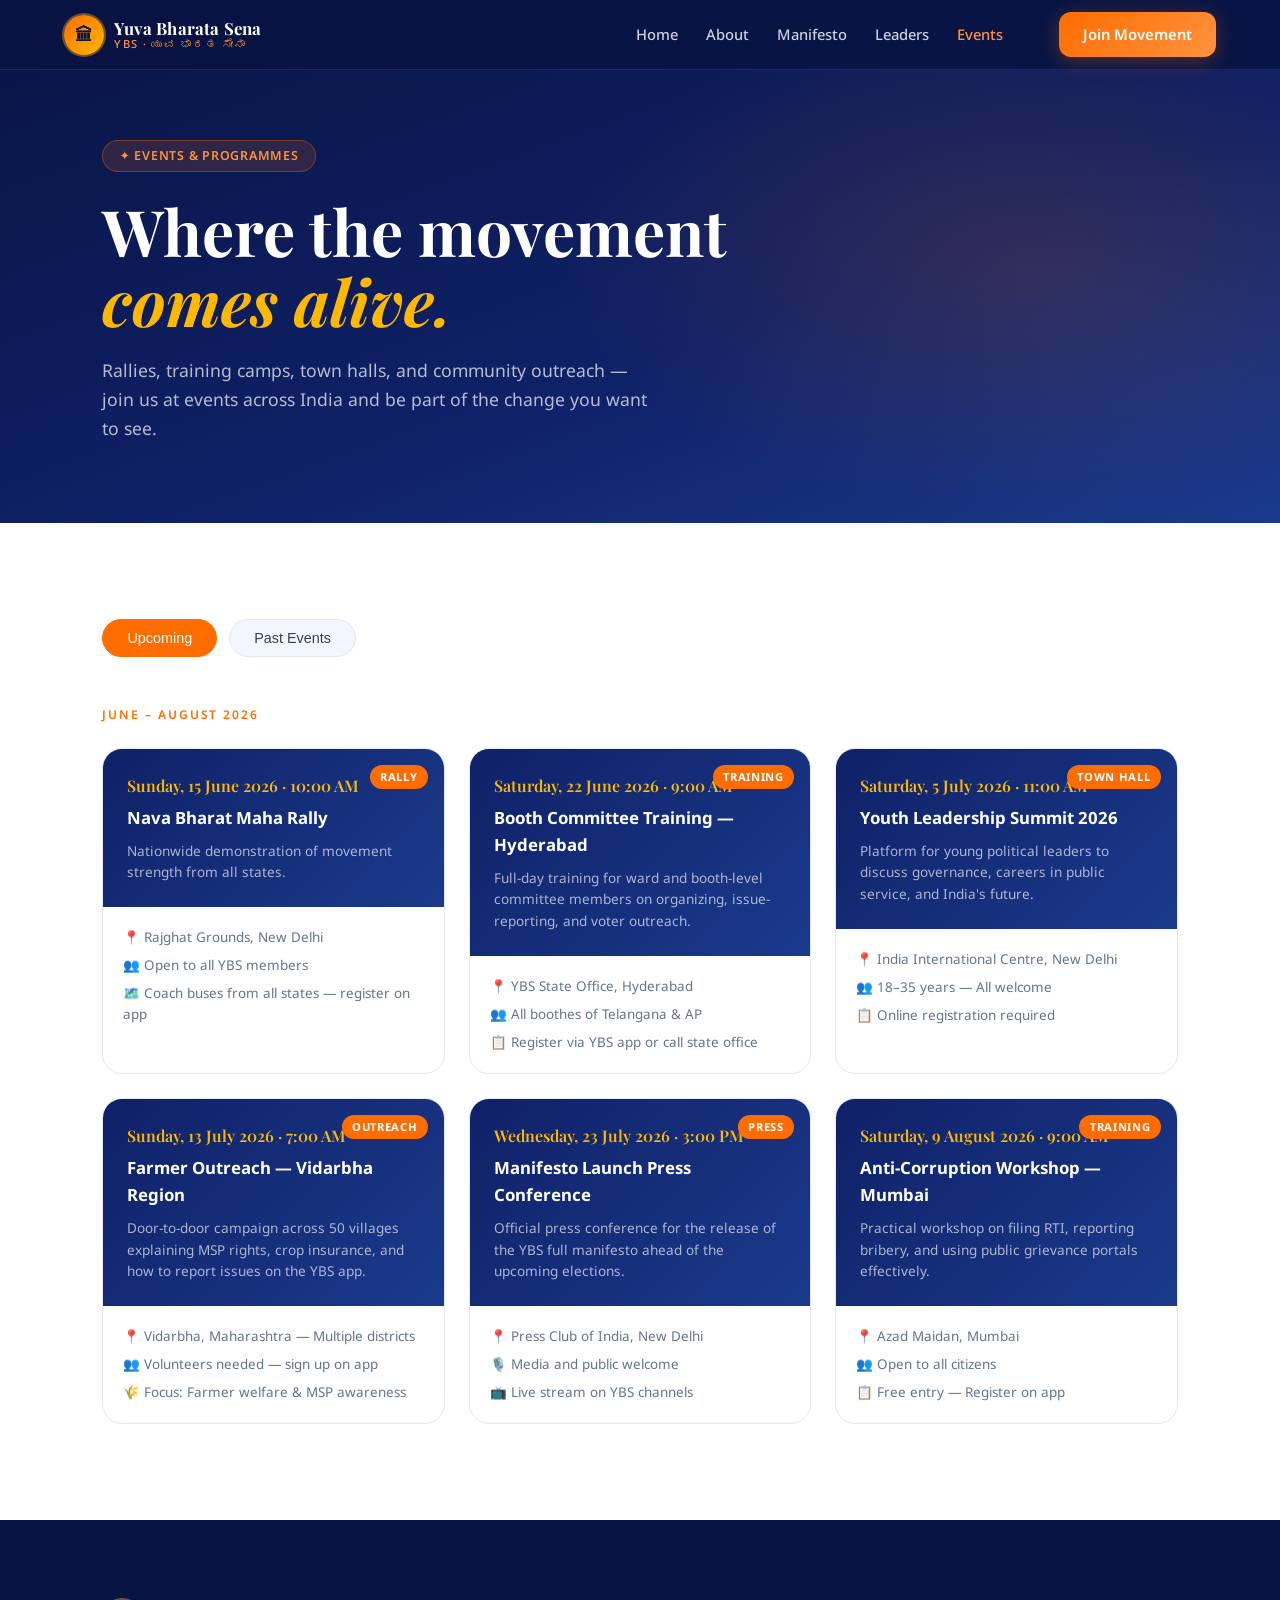
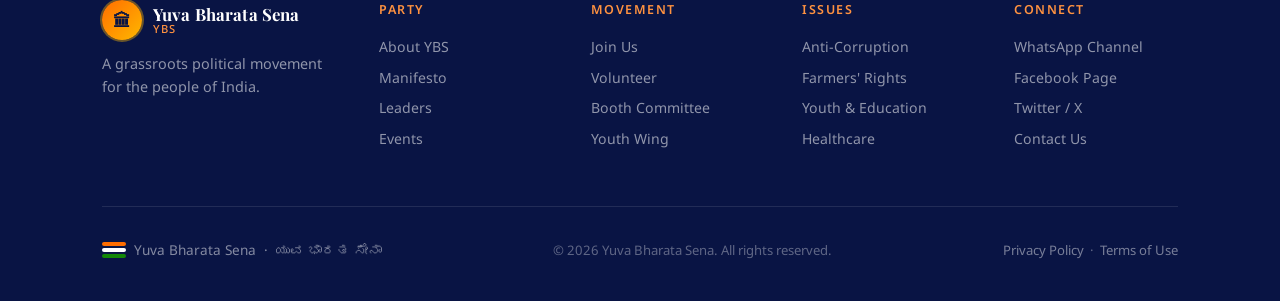
<file: docs/events.html>
﻿<!DOCTYPE html>
<html lang="en">
<head>
  <meta charset="UTF-8"/>
  <meta name="viewport" content="width=device-width, initial-scale=1.0"/>
  <title>Events — Yuva Bharata Sena</title>
  <meta name="description" content="Upcoming rallies, training programmes, town halls, and events by Yuva Bharata Sena across India."/>
  <link rel="stylesheet" href="global.css"/>
  <link rel="stylesheet" href="pages.css"/>
  <link rel="preconnect" href="https://fonts.googleapis.com"/>
  <link href="https://fonts.googleapis.com/css2?family=Playfair+Display:ital,wght@0,700;1,400&family=Noto+Sans:wght@300;400;500;600;700&display=swap" rel="stylesheet"/>
</head>
<body>

  <!-- NAV -->
  <nav class="nav" id="mainNav">
    <a href="index.html" class="nav-logo">
      <div class="nav-logo-emblem">🏛</div>
      <div class="nav-logo-text">
        <span class="nav-logo-name">Yuva Bharata Sena</span>
        <span class="nav-logo-abbr">YBS · ಯುವ ಭಾರತ ಸೇನಾ</span>
      </div>
    </a>
    <ul class="nav-links">
      <li><a href="index.html">Home</a></li>
      <li><a href="about.html">About</a></li>
      <li><a href="manifesto.html">Manifesto</a></li>
      <li><a href="leaders.html">Leaders</a></li>
      <li><a href="events.html" class="active">Events</a></li>
    </ul>
    <div class="nav-cta">
      <a href="join.html" class="btn-primary">Join Movement</a>
    </div>
    <button class="hamburger" id="hamburger">&#9776;</button>
  </nav>

  <!-- PAGE HERO -->
  <section class="page-hero">
    <div class="page-hero-content">
      <span class="hero-badge">✦ Events & Programmes</span>
      <h1>Where the movement<br/><em>comes alive.</em></h1>
      <p>Rallies, training camps, town halls, and community outreach — join us at events across India and be part of the change you want to see.</p>
    </div>
  </section>

  <!-- EVENTS PAGE -->
  <section class="events-page-section">

    <div class="events-tabs">
      <button class="tab-btn active" data-tab="upcoming">Upcoming</button>
      <button class="tab-btn" data-tab="past">Past Events</button>
    </div>

    <!-- UPCOMING EVENTS -->
    <div id="upcomingEvents">
      <div class="section-label" style="margin-bottom:1.5rem;">June – August 2026</div>
      <div class="events-full-list">

        <div class="event-full-card">
          <div class="event-full-header">
            <span class="event-full-badge">Rally</span>
            <div class="event-full-date">Sunday, 15 June 2026 · 10:00 AM</div>
            <h3>Nava Bharat Maha Rally</h3>
            <p>Nationwide demonstration of movement strength from all states.</p>
          </div>
          <div class="event-full-body">
            <div class="meta">
              <div class="meta-item">📍 Rajghat Grounds, New Delhi</div>
              <div class="meta-item">👥 Open to all YBS members</div>
              <div class="meta-item">🗺️ Coach buses from all states — register on app</div>
            </div>
          </div>
        </div>

        <div class="event-full-card">
          <div class="event-full-header">
            <span class="event-full-badge">Training</span>
            <div class="event-full-date">Saturday, 22 June 2026 · 9:00 AM</div>
            <h3>Booth Committee Training — Hyderabad</h3>
            <p>Full-day training for ward and booth-level committee members on organizing, issue-reporting, and voter outreach.</p>
          </div>
          <div class="event-full-body">
            <div class="meta">
              <div class="meta-item">📍 YBS State Office, Hyderabad</div>
              <div class="meta-item">👥 All boothes of Telangana &amp; AP</div>
              <div class="meta-item">📋 Register via YBS app or call state office</div>
            </div>
          </div>
        </div>

        <div class="event-full-card">
          <div class="event-full-header">
            <span class="event-full-badge">Town Hall</span>
            <div class="event-full-date">Saturday, 5 July 2026 · 11:00 AM</div>
            <h3>Youth Leadership Summit 2026</h3>
            <p>Platform for young political leaders to discuss governance, careers in public service, and India's future.</p>
          </div>
          <div class="event-full-body">
            <div class="meta">
              <div class="meta-item">📍 India International Centre, New Delhi</div>
              <div class="meta-item">👥 18–35 years — All welcome</div>
              <div class="meta-item">📋 Online registration required</div>
            </div>
          </div>
        </div>

        <div class="event-full-card">
          <div class="event-full-header">
            <span class="event-full-badge">Outreach</span>
            <div class="event-full-date">Sunday, 13 July 2026 · 7:00 AM</div>
            <h3>Farmer Outreach — Vidarbha Region</h3>
            <p>Door-to-door campaign across 50 villages explaining MSP rights, crop insurance, and how to report issues on the YBS app.</p>
          </div>
          <div class="event-full-body">
            <div class="meta">
              <div class="meta-item">📍 Vidarbha, Maharashtra — Multiple districts</div>
              <div class="meta-item">👥 Volunteers needed — sign up on app</div>
              <div class="meta-item">🌾 Focus: Farmer welfare &amp; MSP awareness</div>
            </div>
          </div>
        </div>

        <div class="event-full-card">
          <div class="event-full-header">
            <span class="event-full-badge">Press</span>
            <div class="event-full-date">Wednesday, 23 July 2026 · 3:00 PM</div>
            <h3>Manifesto Launch Press Conference</h3>
            <p>Official press conference for the release of the YBS full manifesto ahead of the upcoming elections.</p>
          </div>
          <div class="event-full-body">
            <div class="meta">
              <div class="meta-item">📍 Press Club of India, New Delhi</div>
              <div class="meta-item">🎙️ Media and public welcome</div>
              <div class="meta-item">📺 Live stream on YBS channels</div>
            </div>
          </div>
        </div>

        <div class="event-full-card">
          <div class="event-full-header">
            <span class="event-full-badge">Training</span>
            <div class="event-full-date">Saturday, 9 August 2026 · 9:00 AM</div>
            <h3>Anti-Corruption Workshop — Mumbai</h3>
            <p>Practical workshop on filing RTI, reporting bribery, and using public grievance portals effectively.</p>
          </div>
          <div class="event-full-body">
            <div class="meta">
              <div class="meta-item">📍 Azad Maidan, Mumbai</div>
              <div class="meta-item">👥 Open to all citizens</div>
              <div class="meta-item">📋 Free entry — Register on app</div>
            </div>
          </div>
        </div>

      </div>
    </div>

    <!-- PAST EVENTS -->
    <div id="pastEvents" style="display:none;">
      <div class="section-label" style="margin-bottom:1.5rem;">Previous Events</div>
      <div class="events-full-list">
        <div class="event-full-card" style="opacity:.75;">
          <div class="event-full-header" style="background:var(--slate-700);">
            <span class="event-full-badge" style="background:var(--slate-500);">Completed</span>
            <div class="event-full-date">Sunday, 26 January 2026 · Republic Day</div>
            <h3>Nava Bharat Founding Day</h3>
            <p>Founding assembly of Yuva Bharata Sena — the official public launch of the movement.</p>
          </div>
          <div class="event-full-body">
            <div class="meta">
              <div class="meta-item">📍 New Delhi, India</div>
              <div class="meta-item">👥 5,000+ members attended</div>
            </div>
          </div>
        </div>
        <div class="event-full-card" style="opacity:.75;">
          <div class="event-full-header" style="background:var(--slate-700);">
            <span class="event-full-badge" style="background:var(--slate-500);">Completed</span>
            <div class="event-full-date">Saturday, 1 March 2026</div>
            <h3>Farmers' Rights March — Nashik</h3>
            <p>March demanding MSP implementation and crop insurance reform.</p>
          </div>
          <div class="event-full-body">
            <div class="meta">
              <div class="meta-item">📍 Nashik, Maharashtra</div>
              <div class="meta-item">👥 2,000+ farmers participated</div>
            </div>
          </div>
        </div>
        <div class="event-full-card" style="opacity:.75;">
          <div class="event-full-header" style="background:var(--slate-700);">
            <span class="event-full-badge" style="background:var(--slate-500);">Completed</span>
            <div class="event-full-date">Sunday, 20 April 2026</div>
            <h3>App Launch &amp; Tech Yatra</h3>
            <p>Launch of the YBS member app across 10 districts with training for booth committees.</p>
          </div>
          <div class="event-full-body">
            <div class="meta">
              <div class="meta-item">📍 Multiple Districts</div>
              <div class="meta-item">📱 10,000+ app downloads in launch week</div>
            </div>
          </div>
        </div>
      </div>
    </div>

  </section>

  <!-- FOOTER -->
  <footer class="footer">
    <div class="footer-top">
      <div class="footer-brand">
        <a href="index.html" class="nav-logo">
          <div class="nav-logo-emblem">🏛</div>
          <div class="nav-logo-text">
            <span class="nav-logo-name">Yuva Bharata Sena</span>
            <span class="nav-logo-abbr">YBS</span>
          </div>
        </a>
        <p>A grassroots political movement for the people of India.</p>
      </div>
      <div class="footer-col">
        <h5>Party</h5>
        <a href="about.html">About YBS</a>
        <a href="manifesto.html">Manifesto</a>
        <a href="leaders.html">Leaders</a>
        <a href="events.html">Events</a>
      </div>
      <div class="footer-col">
        <h5>Movement</h5>
        <a href="join.html">Join Us</a>
        <a href="join.html#volunteer">Volunteer</a>
        <a href="join.html#booth">Booth Committee</a>
        <a href="join.html#youth">Youth Wing</a>
      </div>
      <div class="footer-col">
        <h5>Issues</h5>
        <a href="manifesto.html#corruption">Anti-Corruption</a>
        <a href="manifesto.html#farmers">Farmers' Rights</a>
        <a href="manifesto.html#youth">Youth & Education</a>
        <a href="manifesto.html#health">Healthcare</a>
      </div>
      <div class="footer-col">
        <h5>Connect</h5>
        <a href="#">WhatsApp Channel</a>
        <a href="#">Facebook Page</a>
        <a href="#">Twitter / X</a>
        <a href="#">Contact Us</a>
      </div>
    </div>
    <div class="footer-bottom">
      <div class="footer-flag">
        <div class="flag-stripe"><span></span><span></span><span></span></div>
        Yuva Bharata Sena &nbsp;·&nbsp; ಯುವ ಭಾರತ ಸೇನಾ
      </div>
      <span>© 2026 Yuva Bharata Sena. All rights reserved.</span>
      <div><a href="#">Privacy Policy</a> &nbsp;·&nbsp; <a href="#">Terms of Use</a></div>
    </div>
  </footer>

  <script src="main.js"></script>
</body>
</html>
</file>
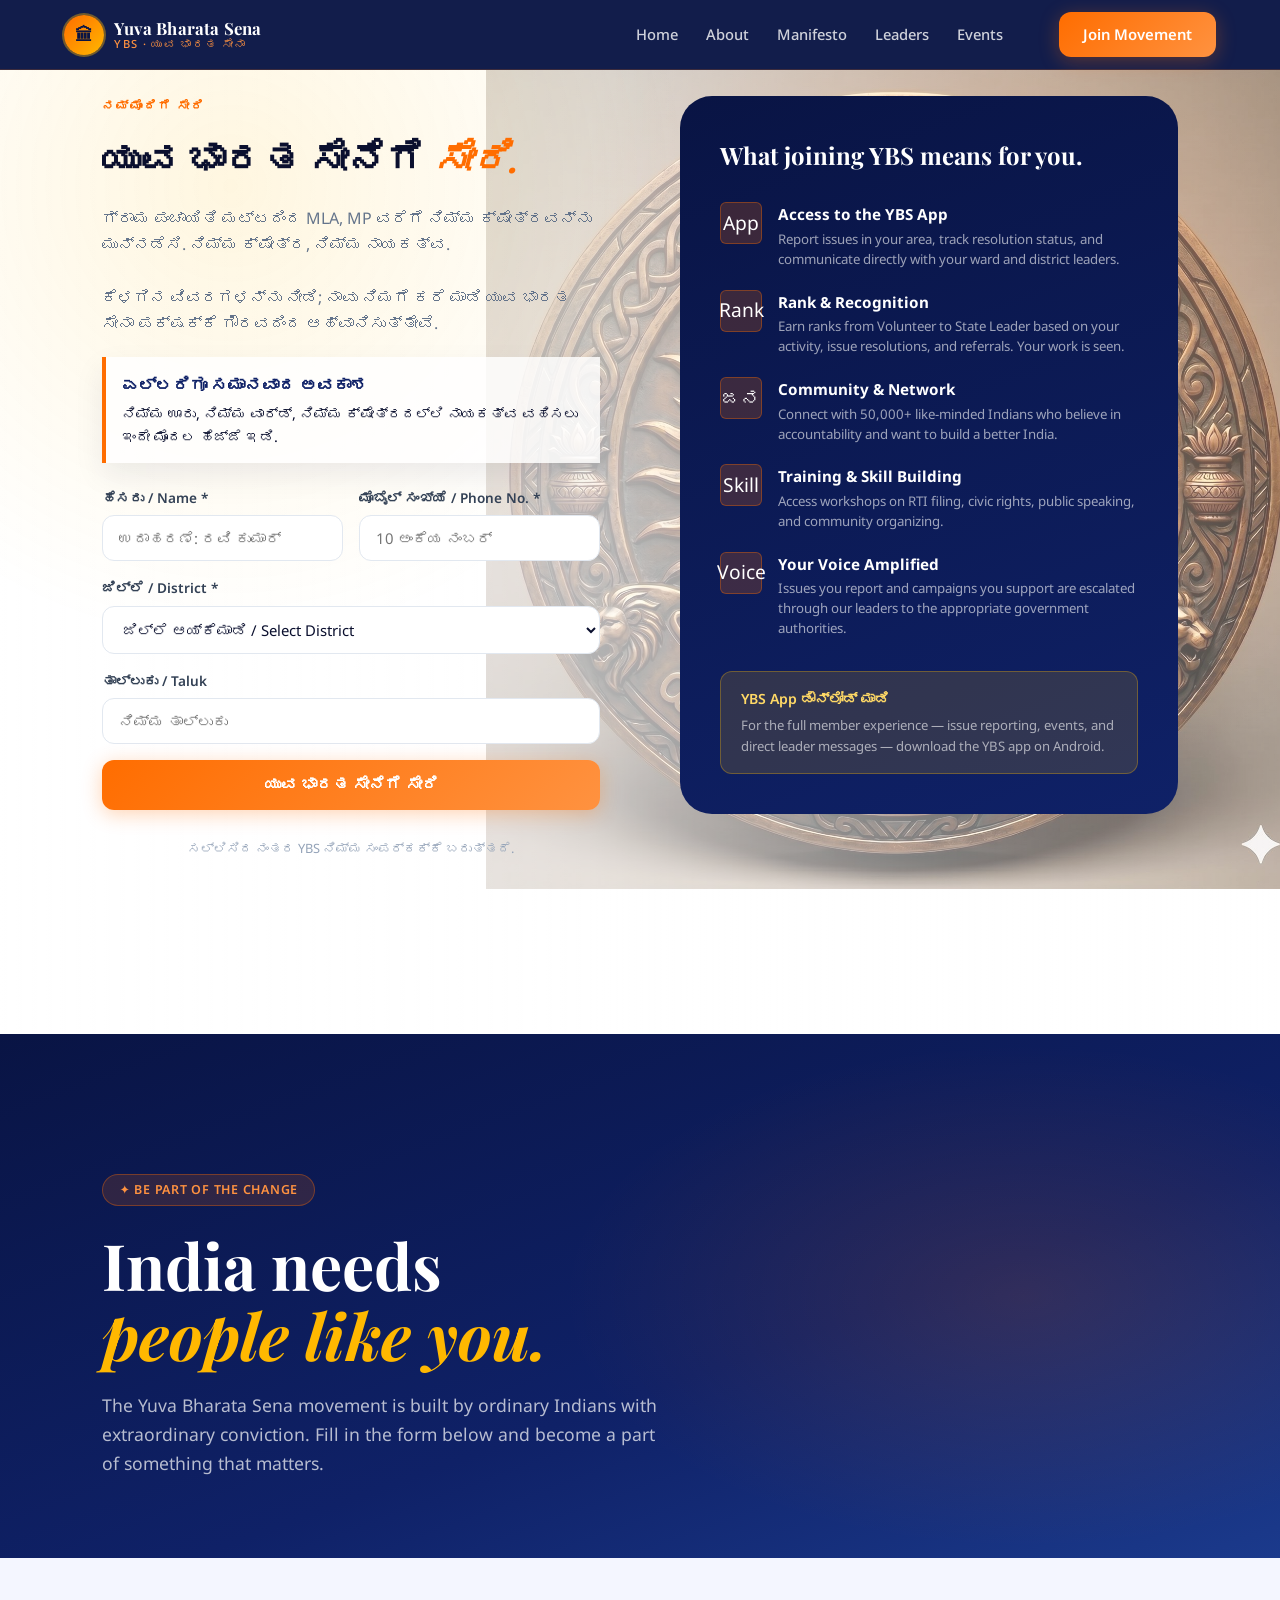
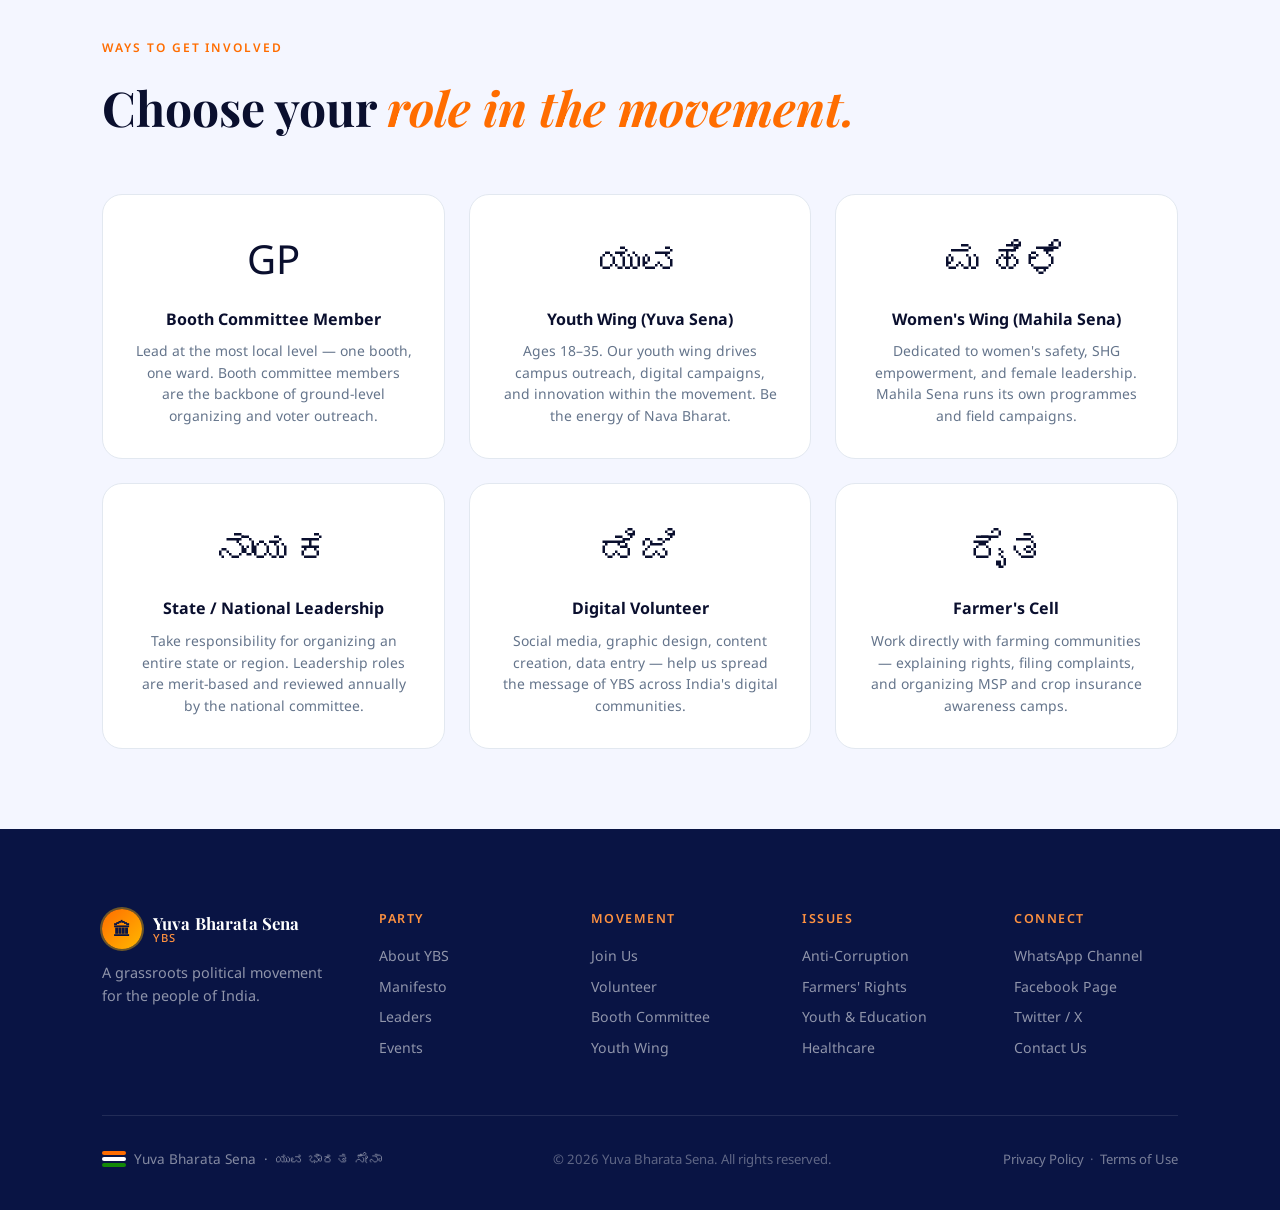
<file: docs/join.html>
﻿<!DOCTYPE html>
<html lang="kn">
<head>
  <meta charset="UTF-8"/>
  <meta name="viewport" content="width=device-width, initial-scale=1.0"/>
  <title>Join the Movement — Yuva Bharata Sena</title>
  <meta name="description" content="Join Yuva Bharata Sena — become a member, volunteer, booth committee head, or youth wing leader. Enroll today."/>
  <link rel="stylesheet" href="global.css"/>
  <link rel="stylesheet" href="pages.css?v=join-soft-v1"/>
  <link rel="preconnect" href="https://fonts.googleapis.com"/>
  <link href="https://fonts.googleapis.com/css2?family=Playfair+Display:ital,wght@0,700;1,400&family=Noto+Sans:wght@300;400;500;600;700&display=swap" rel="stylesheet"/>
</head>
<body>

  <!-- NAV -->
  <nav class="nav" id="mainNav">
    <a href="index.html" class="nav-logo">
      <div class="nav-logo-emblem">🏛</div>
      <div class="nav-logo-text">
        <span class="nav-logo-name">Yuva Bharata Sena</span>
        <span class="nav-logo-abbr">YBS · ಯುವ ಭಾರತ ಸೇನಾ</span>
      </div>
    </a>
    <ul class="nav-links">
      <li><a href="index.html">Home</a></li>
      <li><a href="about.html">About</a></li>
      <li><a href="manifesto.html">Manifesto</a></li>
      <li><a href="leaders.html">Leaders</a></li>
      <li><a href="events.html">Events</a></li>
    </ul>
    <div class="nav-cta">
      <a href="join.html" class="btn-primary">Join Movement</a>
    </div>
    <button class="hamburger" id="hamburger">&#9776;</button>
  </nav>

  <!-- JOIN FORM + BENEFITS -->
  <section class="join-page-section">
    <div class="join-intro">

      <!-- FORM -->
      <div class="join-form-side" id="enroll">
        <div class="section-label">ನಮ್ಮೊಂದಿಗೆ ಸೇರಿ</div>
        <h2>ಯುವ ಭಾರತ ಸೇನೆಗೆ <em>ಸೇರಿ.</em></h2>
        <p>ಗ್ರಾಮ ಪಂಚಾಯಿತಿ ಮಟ್ಟದಿಂದ MLA, MP ವರೆಗೆ ನಿಮ್ಮ ಕ್ಷೇತ್ರವನ್ನು ಮುನ್ನಡೆಸಿ. ನಿಮ್ಮ ಕ್ಷೇತ್ರ, ನಿಮ್ಮ ನಾಯಕತ್ವ.<br/><br/>ಕೆಳಗಿನ ವಿವರಗಳನ್ನು ನೀಡಿ; ನಾವು ನಿಮಗೆ ಕರೆ ಮಾಡಿ ಯುವ ಭಾರತ ಸೇನಾ ಪಕ್ಷಕ್ಕೆ ಗೌರವದಿಂದ ಆಹ್ವಾನಿಸುತ್ತೇವೆ.</p>
        <div class="join-promise">
          <strong>ಎಲ್ಲರಿಗೂ ಸಮಾನವಾದ ಅವಕಾಶ</strong>
          <span>ನಿಮ್ಮ ಊರು, ನಿಮ್ಮ ವಾರ್ಡ್, ನಿಮ್ಮ ಕ್ಷೇತ್ರದಲ್ಲಿ ನಾಯಕತ್ವ ವಹಿಸಲು ಇಂದೇ ಮೊದಲ ಹೆಜ್ಜೆ ಇಡಿ.</span>
        </div>

                  <form class="join-form" id="joinForm" onsubmit="handleJoinSubmit(event)">
          <div class="form-row">
            <div class="form-group">
              <label for="fullName">ಹೆಸರು / Name *</label>
              <input type="text" id="fullName" name="fullName" placeholder="ಉದಾಹರಣೆ: ರವಿ ಕುಮಾರ್" required/>
            </div>
            <div class="form-group">
              <label for="phone">ಮೊಬೈಲ್ ಸಂಖ್ಯೆ / Phone No. *</label>
              <input type="tel" id="phone" name="phone" placeholder="10 ಅಂಕೆಯ ನಂಬರ್" maxlength="10" pattern="[6-9][0-9]{9}" required/>
            </div>
          </div>
          <div class="form-group">
            <label for="district">ಜಿಲ್ಲೆ / District *</label>
            <select id="district" name="district" required>
              <option value="">ಜಿಲ್ಲೆ ಆಯ್ಕೆಮಾಡಿ / Select District</option>
              <option>ಬೆಂಗಳೂರು ನಗರ / Bengaluru Urban</option>
              <option>ಬೆಂಗಳೂರು ಗ್ರಾಮಾಂತರ / Bengaluru Rural</option>
              <option>ಚಿಕ್ಕಬಳ್ಳಾಪುರ / Chikkaballapura</option>
              <option>ಚಿತ್ರದುರ್ಗ / Chitradurga</option>
              <option>ದಾವಣಗೆರೆ / Davanagere</option>
              <option>ಕೋಲಾರ / Kolar</option>
              <option>ರಾಮನಗರ / Ramanagara</option>
              <option>ಶಿವಮೊಗ್ಗ / Shivamogga</option>
              <option>ತುಮಕೂರು / Tumakuru</option>
              <option>ಬಾಗಲಕೋಟೆ / Bagalkote</option>
              <option>ಬೆಳಗಾವಿ / Belagavi</option>
              <option>ಧಾರವಾಡ / Dharwad</option>
              <option>ಗದಗ / Gadag</option>
              <option>ಹಾವೇರಿ / Haveri</option>
              <option>ಉತ್ತರ ಕನ್ನಡ / Uttara Kannada</option>
              <option>ವಿಜಯಪುರ / Vijayapura</option>
              <option>ಬಳ್ಳಾರಿ / Ballari</option>
              <option>ಬೀದರ್ / Bidar</option>
              <option>ಕಲಬುರಗಿ / Kalaburagi</option>
              <option>ಕೊಪ್ಪಳ / Koppal</option>
              <option>ರಾಯಚೂರು / Raichur</option>
              <option>ವಿಜಯನಗರ / Vijayanagara</option>
              <option>ಯಾದಗಿರಿ / Yadagiri</option>
              <option>ಚಾಮರಾಜನಗರ / Chamarajanagara</option>
              <option>ಚಿಕ್ಕಮಗಳೂರು / Chikkamagaluru</option>
              <option>ದಕ್ಷಿಣ ಕನ್ನಡ / Dakshina Kannada</option>
              <option>ಹಾಸನ / Hassan</option>
              <option>ಕೊಡಗು / Kodagu</option>
              <option>ಮಂಡ್ಯ / Mandya</option>
              <option>ಮೈಸೂರು / Mysuru</option>
              <option>ಉಡುಪಿ / Udupi</option>
            </select>
          </div>
          <div class="form-group">
            <label for="taluk">ತಾಲ್ಲುಕು / Taluk</label>
            <input type="text" id="taluk" name="taluk" placeholder="ನಿಮ್ಮ ತಾಲ್ಲುಕು"/>
          </div><div id="joinSuccess" style="display:none; background:rgba(40,167,69,.12); border:1px solid rgba(40,167,69,.35); border-radius:var(--radius-md); padding:1rem 1.25rem; color:#155724; font-size:.92rem; margin-bottom:1rem;">
            ನಿಮ್ಮ ಹೆಸರು ಮತ್ತು ಸಂಪರ್ಕ ಮಾಹಿತಿಯನ್ನು ಸ್ವೀಕರಿಸಲಾಗಿದೆ. 48 ಗಂಟೆಗಳೊಳಗೆ ನಮ್ಮ ತಂಡ ಸಂಪರ್ಕಿಸುತ್ತದೆ.
          </div>

          <button type="submit" class="btn-primary" style="width:100%; padding:1rem; font-size:1rem;">
            ಯುವ ಭಾರತ ಸೇನೆಗೆ ಸೇರಿ
          </button>
          <p style="font-size:.8rem; color:var(--slate-400); margin-top:.75rem; text-align:center;">
            ಸಲ್ಲಿಸಿದ ನಂತರ YBS ನಿಮ್ಮ ಸಂಪರ್ಕಕ್ಕೆ ಬರುತ್ತದೆ.
          </p>
        </form>
      </div>

      <!-- BENEFITS -->
      <div class="join-benefits">
        <h3>What joining YBS means for you.</h3>
        <div class="benefit-list">
          <div class="benefit-item">
            <div class="benefit-icon">App</div>
            <div class="benefit-text">
              <h5>Access to the YBS App</h5>
              <p>Report issues in your area, track resolution status, and communicate directly with your ward and district leaders.</p>
            </div>
          </div>
          <div class="benefit-item">
            <div class="benefit-icon">Rank</div>
            <div class="benefit-text">
              <h5>Rank &amp; Recognition</h5>
              <p>Earn ranks from Volunteer to State Leader based on your activity, issue resolutions, and referrals. Your work is seen.</p>
            </div>
          </div>
          <div class="benefit-item">
            <div class="benefit-icon">ಜನ</div>
            <div class="benefit-text">
              <h5>Community &amp; Network</h5>
              <p>Connect with 50,000+ like-minded Indians who believe in accountability and want to build a better India.</p>
            </div>
          </div>
          <div class="benefit-item">
            <div class="benefit-icon">Skill</div>
            <div class="benefit-text">
              <h5>Training &amp; Skill Building</h5>
              <p>Access workshops on RTI filing, civic rights, public speaking, and community organizing.</p>
            </div>
          </div>
          <div class="benefit-item">
            <div class="benefit-icon">Voice</div>
            <div class="benefit-text">
              <h5>Your Voice Amplified</h5>
              <p>Issues you report and campaigns you support are escalated through our leaders to the appropriate government authorities.</p>
            </div>
          </div>
        </div>
        <div style="background:rgba(255,184,0,.15); border:1px solid rgba(255,184,0,.30); border-radius:var(--radius-md); padding:1rem 1.25rem;">
          <p style="font-size:.88rem; color:var(--gold-light); font-weight:600; margin-bottom:.3rem;">YBS App ಡೌನ್‌ಲೋಡ್ ಮಾಡಿ</p>
          <p style="font-size:.82rem; color:rgba(255,255,255,.60);">For the full member experience — issue reporting, events, and direct leader messages — download the YBS app on Android.</p>
        </div>
      </div>

    </div>
  </section>

  <!-- PAGE HERO -->
  <section class="page-hero">
    <div class="page-hero-content">
      <span class="hero-badge">✦ Be Part of the Change</span>
      <h1>India needs<br/><em>people like you.</em></h1>
      <p>The Yuva Bharata Sena movement is built by ordinary Indians with extraordinary conviction. Fill in the form below and become a part of something that matters.</p>
    </div>
  </section>

  <!-- ROLES SECTION -->
  <section class="join-roles" id="volunteer">
    <div class="section-label">Ways to Get Involved</div>
    <h2 class="section-title">Choose your <em>role in the movement.</em></h2>
    <div class="roles-grid">
      <div class="role-card" id="booth">
        <div class="role-icon">GP</div>
        <h4>Booth Committee Member</h4>
        <p>Lead at the most local level — one booth, one ward. Booth committee members are the backbone of ground-level organizing and voter outreach.</p>
      </div>
      <div class="role-card" id="youth">
        <div class="role-icon">ಯುವ</div>
        <h4>Youth Wing (Yuva Sena)</h4>
        <p>Ages 18–35. Our youth wing drives campus outreach, digital campaigns, and innovation within the movement. Be the energy of Nava Bharat.</p>
      </div>
      <div class="role-card">
        <div class="role-icon">ಮಹಿಳೆ</div>
        <h4>Women's Wing (Mahila Sena)</h4>
        <p>Dedicated to women's safety, SHG empowerment, and female leadership. Mahila Sena runs its own programmes and field campaigns.</p>
      </div>
      <div class="role-card" id="leadership">
        <div class="role-icon">ನಾಯಕ</div>
        <h4>State / National Leadership</h4>
        <p>Take responsibility for organizing an entire state or region. Leadership roles are merit-based and reviewed annually by the national committee.</p>
      </div>
      <div class="role-card">
        <div class="role-icon">ಡಿಜಿ</div>
        <h4>Digital Volunteer</h4>
        <p>Social media, graphic design, content creation, data entry — help us spread the message of YBS across India's digital communities.</p>
      </div>
      <div class="role-card">
        <div class="role-icon">ರೈತ</div>
        <h4>Farmer's Cell</h4>
        <p>Work directly with farming communities — explaining rights, filing complaints, and organizing MSP and crop insurance awareness camps.</p>
      </div>
    </div>
  </section>

  <!-- FOOTER -->
  <footer class="footer">
    <div class="footer-top">
      <div class="footer-brand">
        <a href="index.html" class="nav-logo">
          <div class="nav-logo-emblem">🏛</div>
          <div class="nav-logo-text">
            <span class="nav-logo-name">Yuva Bharata Sena</span>
            <span class="nav-logo-abbr">YBS</span>
          </div>
        </a>
        <p>A grassroots political movement for the people of India.</p>
      </div>
      <div class="footer-col">
        <h5>Party</h5>
        <a href="about.html">About YBS</a>
        <a href="manifesto.html">Manifesto</a>
        <a href="leaders.html">Leaders</a>
        <a href="events.html">Events</a>
      </div>
      <div class="footer-col">
        <h5>Movement</h5>
        <a href="join.html">Join Us</a>
        <a href="join.html#volunteer">Volunteer</a>
        <a href="join.html#booth">Booth Committee</a>
        <a href="join.html#youth">Youth Wing</a>
      </div>
      <div class="footer-col">
        <h5>Issues</h5>
        <a href="manifesto.html#corruption">Anti-Corruption</a>
        <a href="manifesto.html#farmers">Farmers' Rights</a>
        <a href="manifesto.html#youth">Youth & Education</a>
        <a href="manifesto.html#health">Healthcare</a>
      </div>
      <div class="footer-col">
        <h5>Connect</h5>
        <a href="#">WhatsApp Channel</a>
        <a href="#">Facebook Page</a>
        <a href="#">Twitter / X</a>
        <a href="#">Contact Us</a>
      </div>
    </div>
    <div class="footer-bottom">
      <div class="footer-flag">
        <div class="flag-stripe"><span></span><span></span><span></span></div>
        Yuva Bharata Sena &nbsp;·&nbsp; ಯುವ ಭಾರತ ಸೇನಾ
      </div>
      <span>© 2026 Yuva Bharata Sena. All rights reserved.</span>
      <div><a href="#">Privacy Policy</a> &nbsp;·&nbsp; <a href="#">Terms of Use</a></div>
    </div>
  </footer>

  <script src="main.js?v=join-soft-v1"></script>
</body>
</html>
</file>
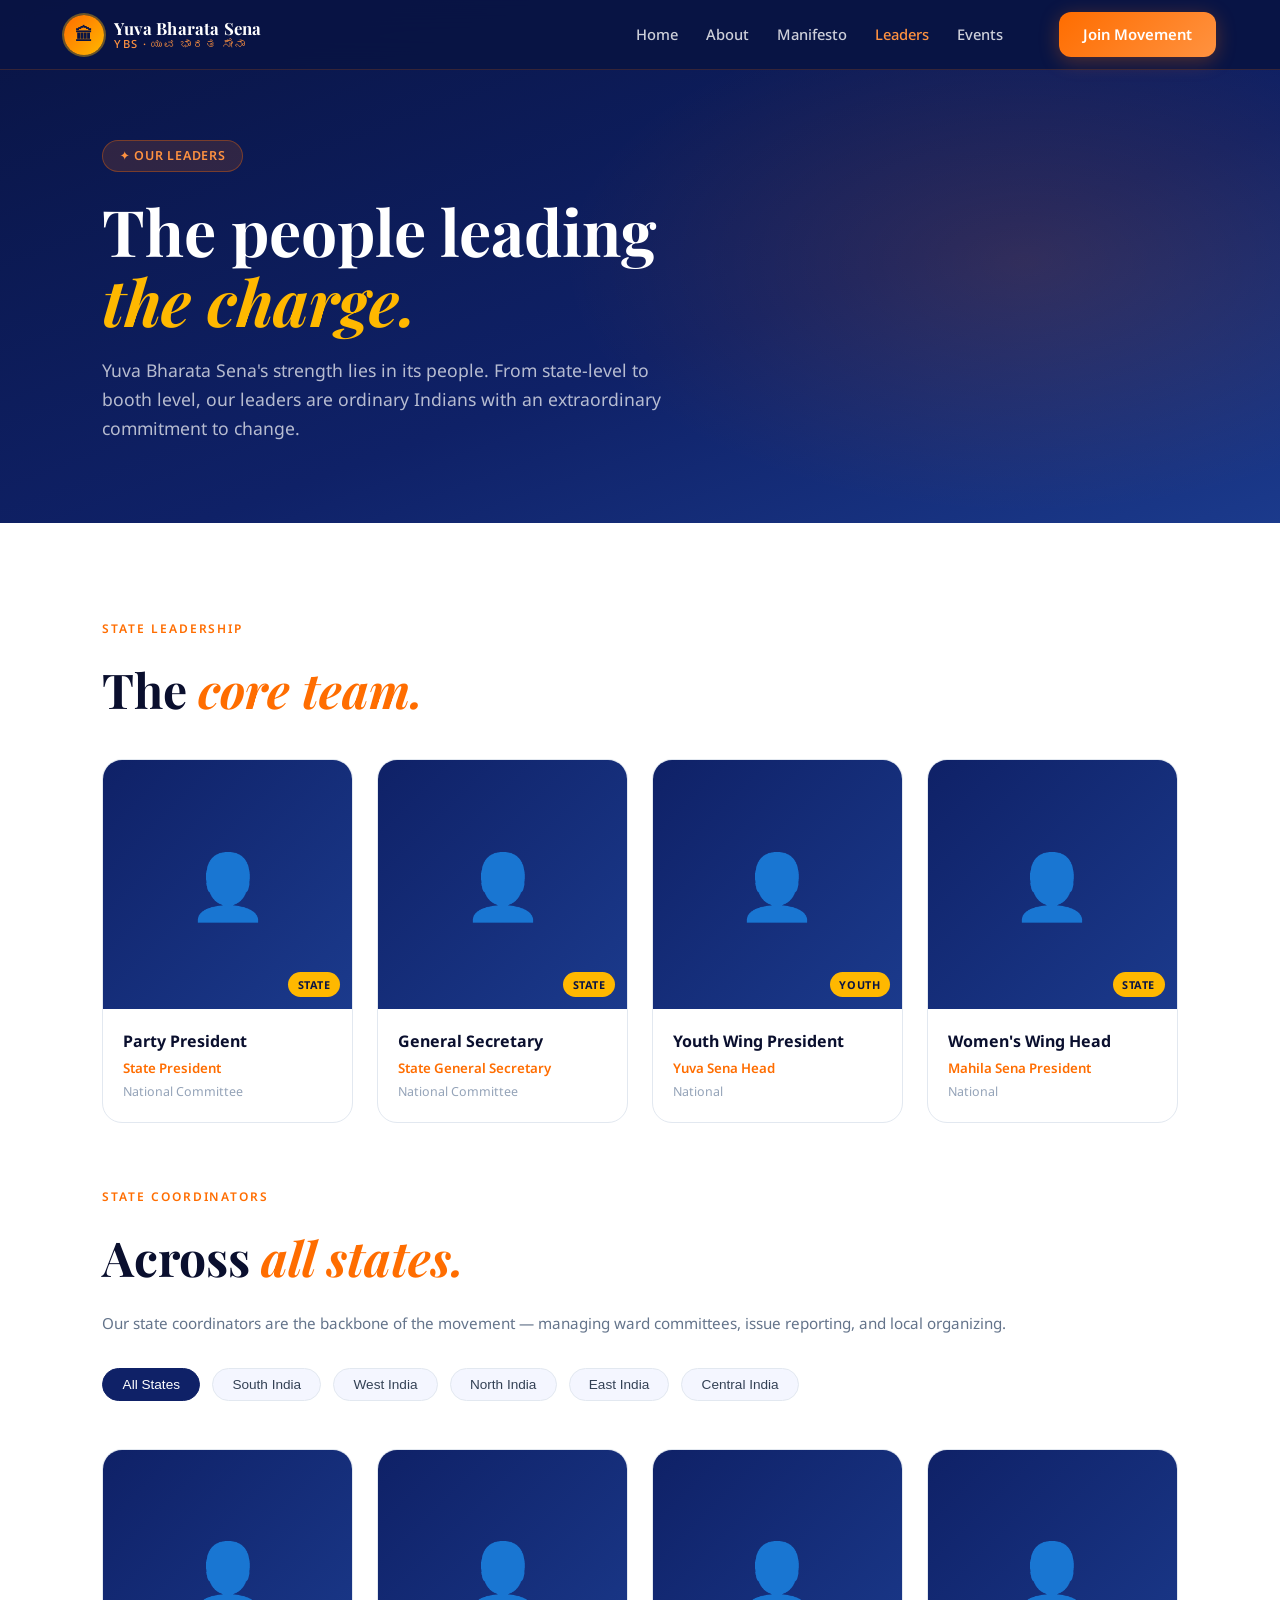
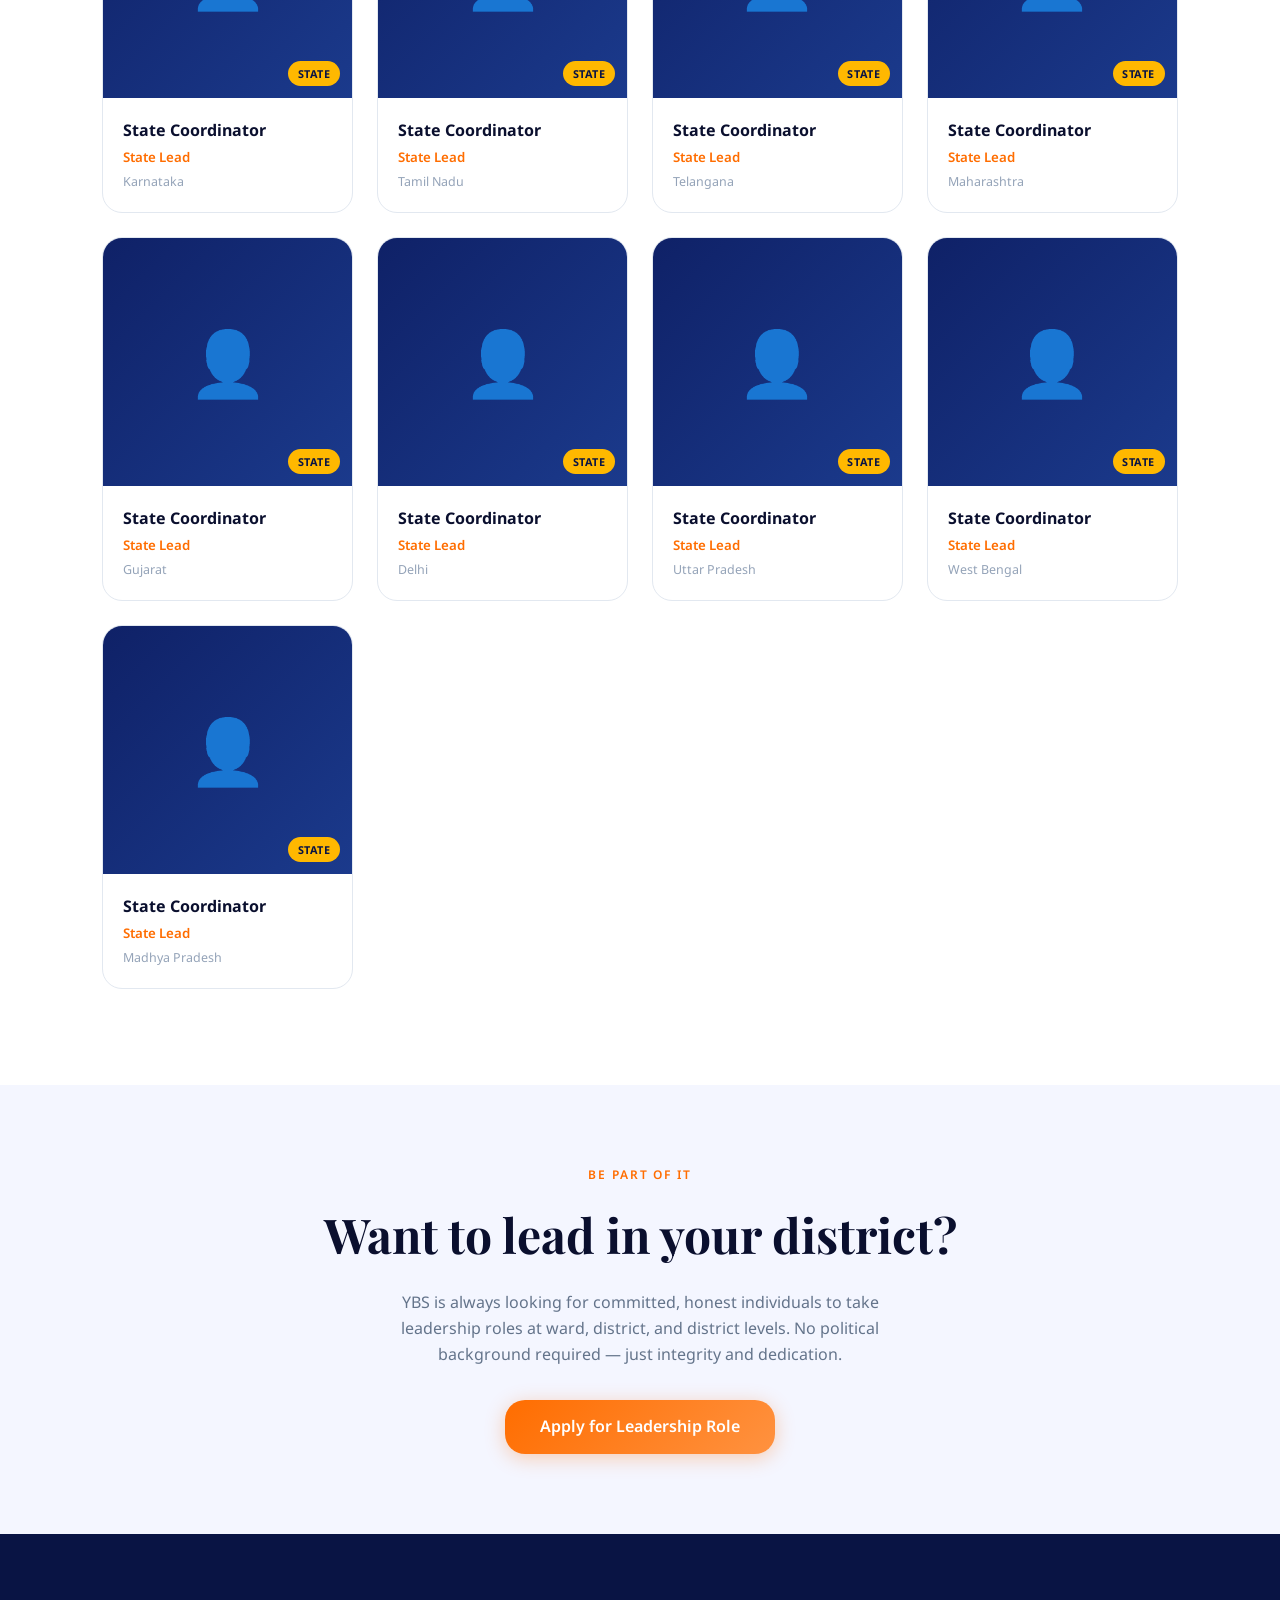
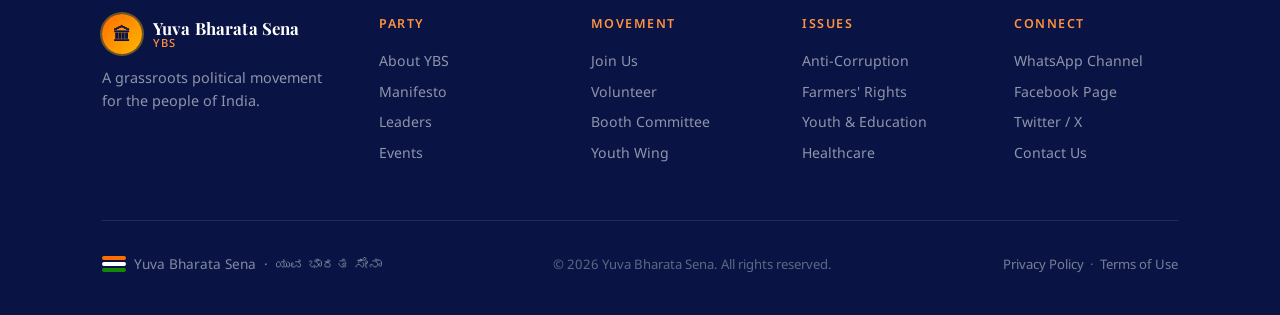
<file: docs/leaders.html>
﻿<!DOCTYPE html>
<html lang="en">
<head>
  <meta charset="UTF-8"/>
  <meta name="viewport" content="width=device-width, initial-scale=1.0"/>
  <title>Leaders — Yuva Bharata Sena</title>
  <meta name="description" content="Meet the leaders of Yuva Bharata Sena — from state-level officials to district coordinators and booth committee heads."/>
  <link rel="stylesheet" href="global.css"/>
  <link rel="stylesheet" href="pages.css"/>
  <link rel="preconnect" href="https://fonts.googleapis.com"/>
  <link href="https://fonts.googleapis.com/css2?family=Playfair+Display:ital,wght@0,700;1,400&family=Noto+Sans:wght@300;400;500;600;700&display=swap" rel="stylesheet"/>
</head>
<body>

  <!-- NAV -->
  <nav class="nav" id="mainNav">
    <a href="index.html" class="nav-logo">
      <div class="nav-logo-emblem">🏛</div>
      <div class="nav-logo-text">
        <span class="nav-logo-name">Yuva Bharata Sena</span>
        <span class="nav-logo-abbr">YBS · ಯುವ ಭಾರತ ಸೇನಾ</span>
      </div>
    </a>
    <ul class="nav-links">
      <li><a href="index.html">Home</a></li>
      <li><a href="about.html">About</a></li>
      <li><a href="manifesto.html">Manifesto</a></li>
      <li><a href="leaders.html" class="active">Leaders</a></li>
      <li><a href="events.html">Events</a></li>
    </ul>
    <div class="nav-cta">
      <a href="join.html" class="btn-primary">Join Movement</a>
    </div>
    <button class="hamburger" id="hamburger">&#9776;</button>
  </nav>

  <!-- PAGE HERO -->
  <section class="page-hero">
    <div class="page-hero-content">
      <span class="hero-badge">✦ Our Leaders</span>
      <h1>The people leading<br/><em>the charge.</em></h1>
      <p>Yuva Bharata Sena's strength lies in its people. From state-level to booth level, our leaders are ordinary Indians with an extraordinary commitment to change.</p>
    </div>
  </section>

  <!-- LEADERS PAGE -->
  <section class="leaders-page-section">

    <!-- State Leadership -->
    <div class="section-label">State Leadership</div>
    <h2 class="section-title" style="margin-bottom:2rem;">The <em>core team.</em></h2>

    <div class="leaders-full-grid" style="margin-bottom:4rem;">
      <div class="leader-full-card">
        <div class="leader-full-avatar">
          👤
          <span class="leader-rank-badge">State</span>
        </div>
        <div class="leader-full-info">
          <h4>Party President</h4>
          <div class="role">State President</div>
          <div class="district">National Committee</div>
        </div>
      </div>
      <div class="leader-full-card">
        <div class="leader-full-avatar">
          👤
          <span class="leader-rank-badge">State</span>
        </div>
        <div class="leader-full-info">
          <h4>General Secretary</h4>
          <div class="role">State General Secretary</div>
          <div class="district">National Committee</div>
        </div>
      </div>
      <div class="leader-full-card">
        <div class="leader-full-avatar">
          👤
          <span class="leader-rank-badge">Youth</span>
        </div>
        <div class="leader-full-info">
          <h4>Youth Wing President</h4>
          <div class="role">Yuva Sena Head</div>
          <div class="district">National</div>
        </div>
      </div>
      <div class="leader-full-card">
        <div class="leader-full-avatar">
          👤
          <span class="leader-rank-badge">State</span>
        </div>
        <div class="leader-full-info">
          <h4>Women's Wing Head</h4>
          <div class="role">Mahila Sena President</div>
          <div class="district">National</div>
        </div>
      </div>
    </div>

    <!-- District Leaders -->
    <div class="section-label" style="margin-top:2rem;">State Coordinators</div>
    <h2 class="section-title" style="margin-bottom:1rem;">Across <em>all states.</em></h2>
    <p style="color:var(--slate-500); margin-bottom:2rem; font-size:.95rem;">Our state coordinators are the backbone of the movement — managing ward committees, issue reporting, and local organizing.</p>

    <!-- Filter Bar -->
    <div class="leaders-filter-bar" id="leaderFilter">
      <button class="filter-btn active" data-filter="all">All States</button>
      <button class="filter-btn" data-filter="south">South India</button>
      <button class="filter-btn" data-filter="west">West India</button>
      <button class="filter-btn" data-filter="north">North India</button>
      <button class="filter-btn" data-filter="east">East India</button>
      <button class="filter-btn" data-filter="central">Central India</button>
    </div>

    <div class="leaders-full-grid">
      <div class="leader-full-card" data-district="south">
        <div class="leader-full-avatar">👤<span class="leader-rank-badge">State</span></div>
        <div class="leader-full-info">
          <h4>State Coordinator</h4>
          <div class="role">State Lead</div>
          <div class="district">Karnataka</div>
        </div>
      </div>
      <div class="leader-full-card" data-district="south">
        <div class="leader-full-avatar">👤<span class="leader-rank-badge">State</span></div>
        <div class="leader-full-info">
          <h4>State Coordinator</h4>
          <div class="role">State Lead</div>
          <div class="district">Tamil Nadu</div>
        </div>
      </div>
      <div class="leader-full-card" data-district="south">
        <div class="leader-full-avatar">👤<span class="leader-rank-badge">State</span></div>
        <div class="leader-full-info">
          <h4>State Coordinator</h4>
          <div class="role">State Lead</div>
          <div class="district">Telangana</div>
        </div>
      </div>
      <div class="leader-full-card" data-district="west">
        <div class="leader-full-avatar">👤<span class="leader-rank-badge">State</span></div>
        <div class="leader-full-info">
          <h4>State Coordinator</h4>
          <div class="role">State Lead</div>
          <div class="district">Maharashtra</div>
        </div>
      </div>
      <div class="leader-full-card" data-district="west">
        <div class="leader-full-avatar">👤<span class="leader-rank-badge">State</span></div>
        <div class="leader-full-info">
          <h4>State Coordinator</h4>
          <div class="role">State Lead</div>
          <div class="district">Gujarat</div>
        </div>
      </div>
      <div class="leader-full-card" data-district="north">
        <div class="leader-full-avatar">👤<span class="leader-rank-badge">State</span></div>
        <div class="leader-full-info">
          <h4>State Coordinator</h4>
          <div class="role">State Lead</div>
          <div class="district">Delhi</div>
        </div>
      </div>
      <div class="leader-full-card" data-district="north">
        <div class="leader-full-avatar">👤<span class="leader-rank-badge">State</span></div>
        <div class="leader-full-info">
          <h4>State Coordinator</h4>
          <div class="role">State Lead</div>
          <div class="district">Uttar Pradesh</div>
        </div>
      </div>
      <div class="leader-full-card" data-district="east">
        <div class="leader-full-avatar">👤<span class="leader-rank-badge">State</span></div>
        <div class="leader-full-info">
          <h4>State Coordinator</h4>
          <div class="role">State Lead</div>
          <div class="district">West Bengal</div>
        </div>
      </div>
      <div class="leader-full-card" data-district="central">
        <div class="leader-full-avatar">👤<span class="leader-rank-badge">State</span></div>
        <div class="leader-full-info">
          <h4>State Coordinator</h4>
          <div class="role">State Lead</div>
          <div class="district">Madhya Pradesh</div>
        </div>
      </div>
    </div>

  </section>

  <!-- JOIN LEADERS CTA -->
  <section class="about-section" style="background:var(--off-white); padding-top:5rem; padding-bottom:5rem; text-align:center;">
    <div class="section-label">Be Part of It</div>
    <h2 class="section-title">Want to lead in your district?</h2>
    <p style="color:var(--slate-500); max-width:500px; margin:0 auto 2rem; font-size:1rem; line-height:1.65;">
      YBS is always looking for committed, honest individuals to take leadership roles at ward, district, and district levels. No political background required — just integrity and dedication.
    </p>
    <a href="join.html#leadership" class="btn-primary btn-lg">Apply for Leadership Role</a>
  </section>

  <!-- FOOTER -->
  <footer class="footer">
    <div class="footer-top">
      <div class="footer-brand">
        <a href="index.html" class="nav-logo">
          <div class="nav-logo-emblem">🏛</div>
          <div class="nav-logo-text">
            <span class="nav-logo-name">Yuva Bharata Sena</span>
            <span class="nav-logo-abbr">YBS</span>
          </div>
        </a>
        <p>A grassroots political movement for the people of India.</p>
      </div>
      <div class="footer-col">
        <h5>Party</h5>
        <a href="about.html">About YBS</a>
        <a href="manifesto.html">Manifesto</a>
        <a href="leaders.html">Leaders</a>
        <a href="events.html">Events</a>
      </div>
      <div class="footer-col">
        <h5>Movement</h5>
        <a href="join.html">Join Us</a>
        <a href="join.html#volunteer">Volunteer</a>
        <a href="join.html#booth">Booth Committee</a>
        <a href="join.html#youth">Youth Wing</a>
      </div>
      <div class="footer-col">
        <h5>Issues</h5>
        <a href="manifesto.html#corruption">Anti-Corruption</a>
        <a href="manifesto.html#farmers">Farmers' Rights</a>
        <a href="manifesto.html#youth">Youth & Education</a>
        <a href="manifesto.html#health">Healthcare</a>
      </div>
      <div class="footer-col">
        <h5>Connect</h5>
        <a href="#">WhatsApp Channel</a>
        <a href="#">Facebook Page</a>
        <a href="#">Twitter / X</a>
        <a href="#">Contact Us</a>
      </div>
    </div>
    <div class="footer-bottom">
      <div class="footer-flag">
        <div class="flag-stripe"><span></span><span></span><span></span></div>
        Yuva Bharata Sena &nbsp;·&nbsp; ಯುವ ಭಾರತ ಸೇನಾ
      </div>
      <span>© 2026 Yuva Bharata Sena. All rights reserved.</span>
      <div><a href="#">Privacy Policy</a> &nbsp;·&nbsp; <a href="#">Terms of Use</a></div>
    </div>
  </footer>

  <script src="main.js"></script>
</body>
</html>
</file>
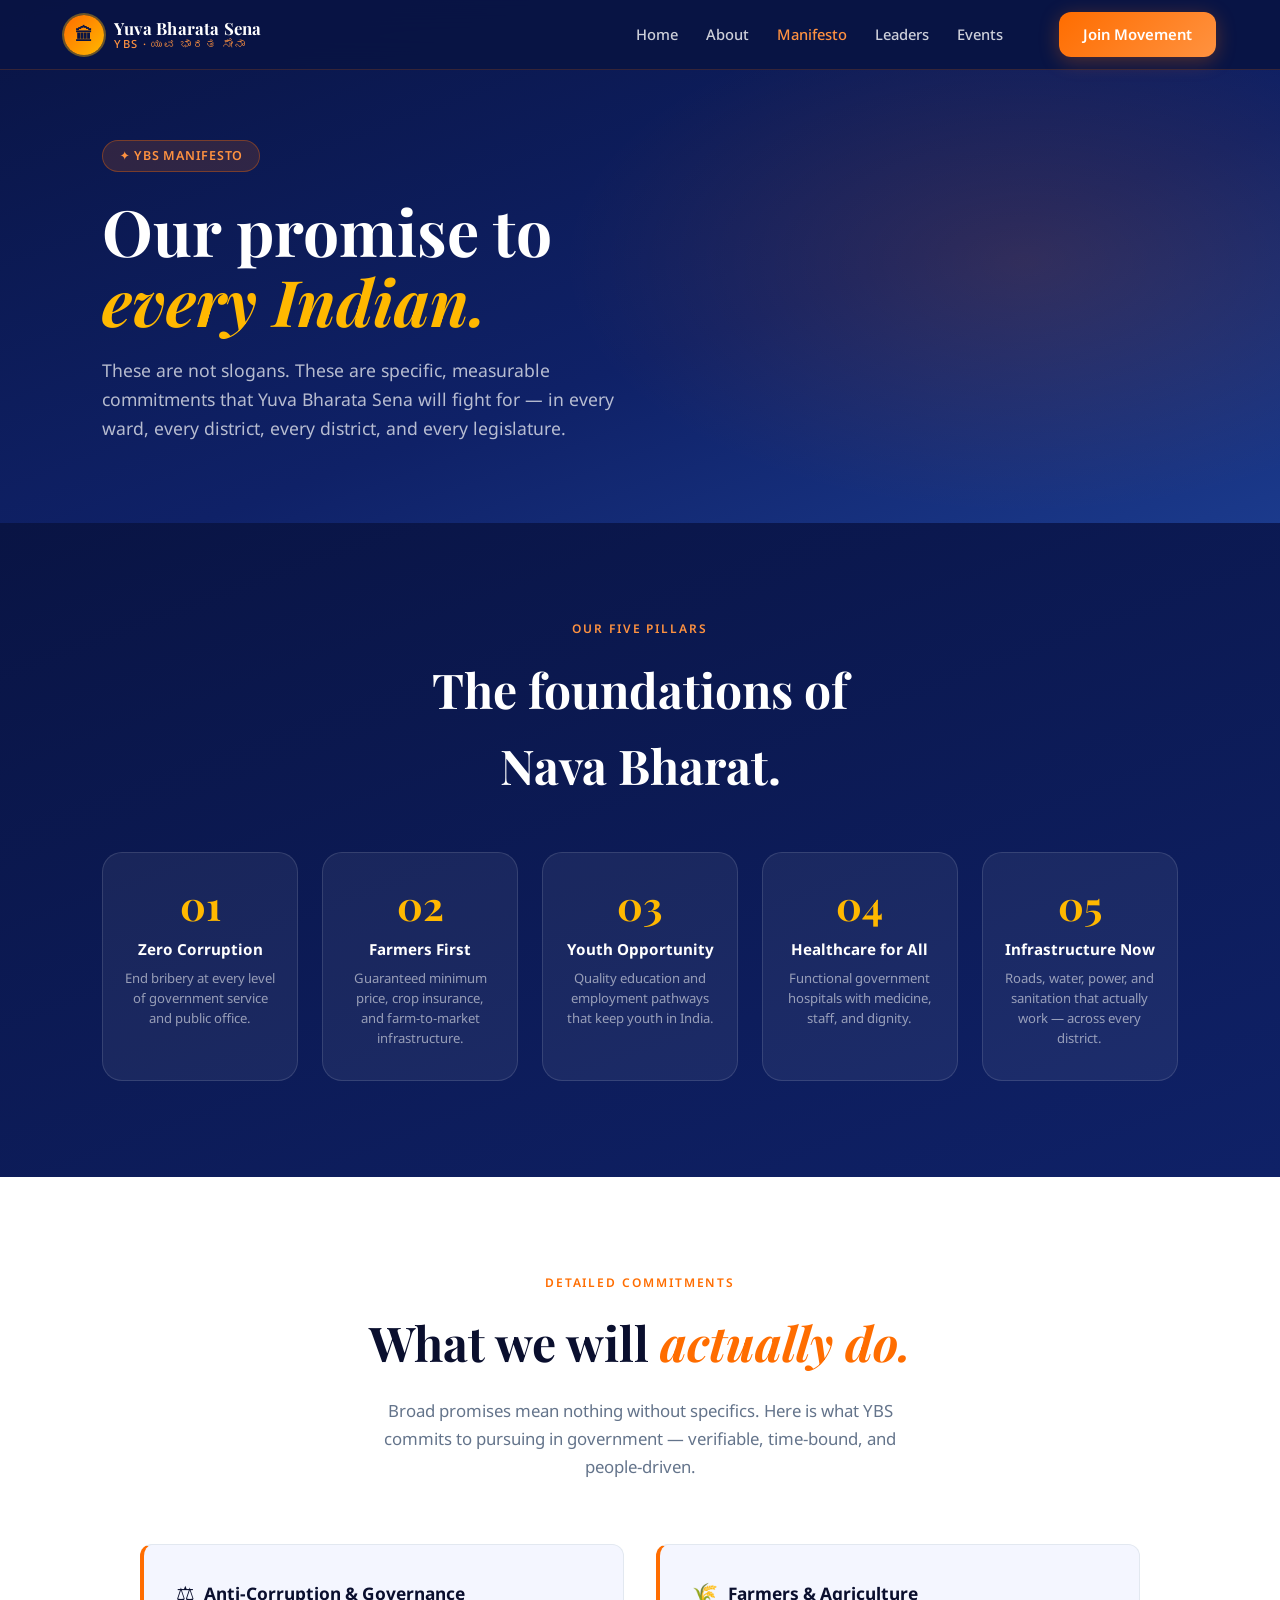
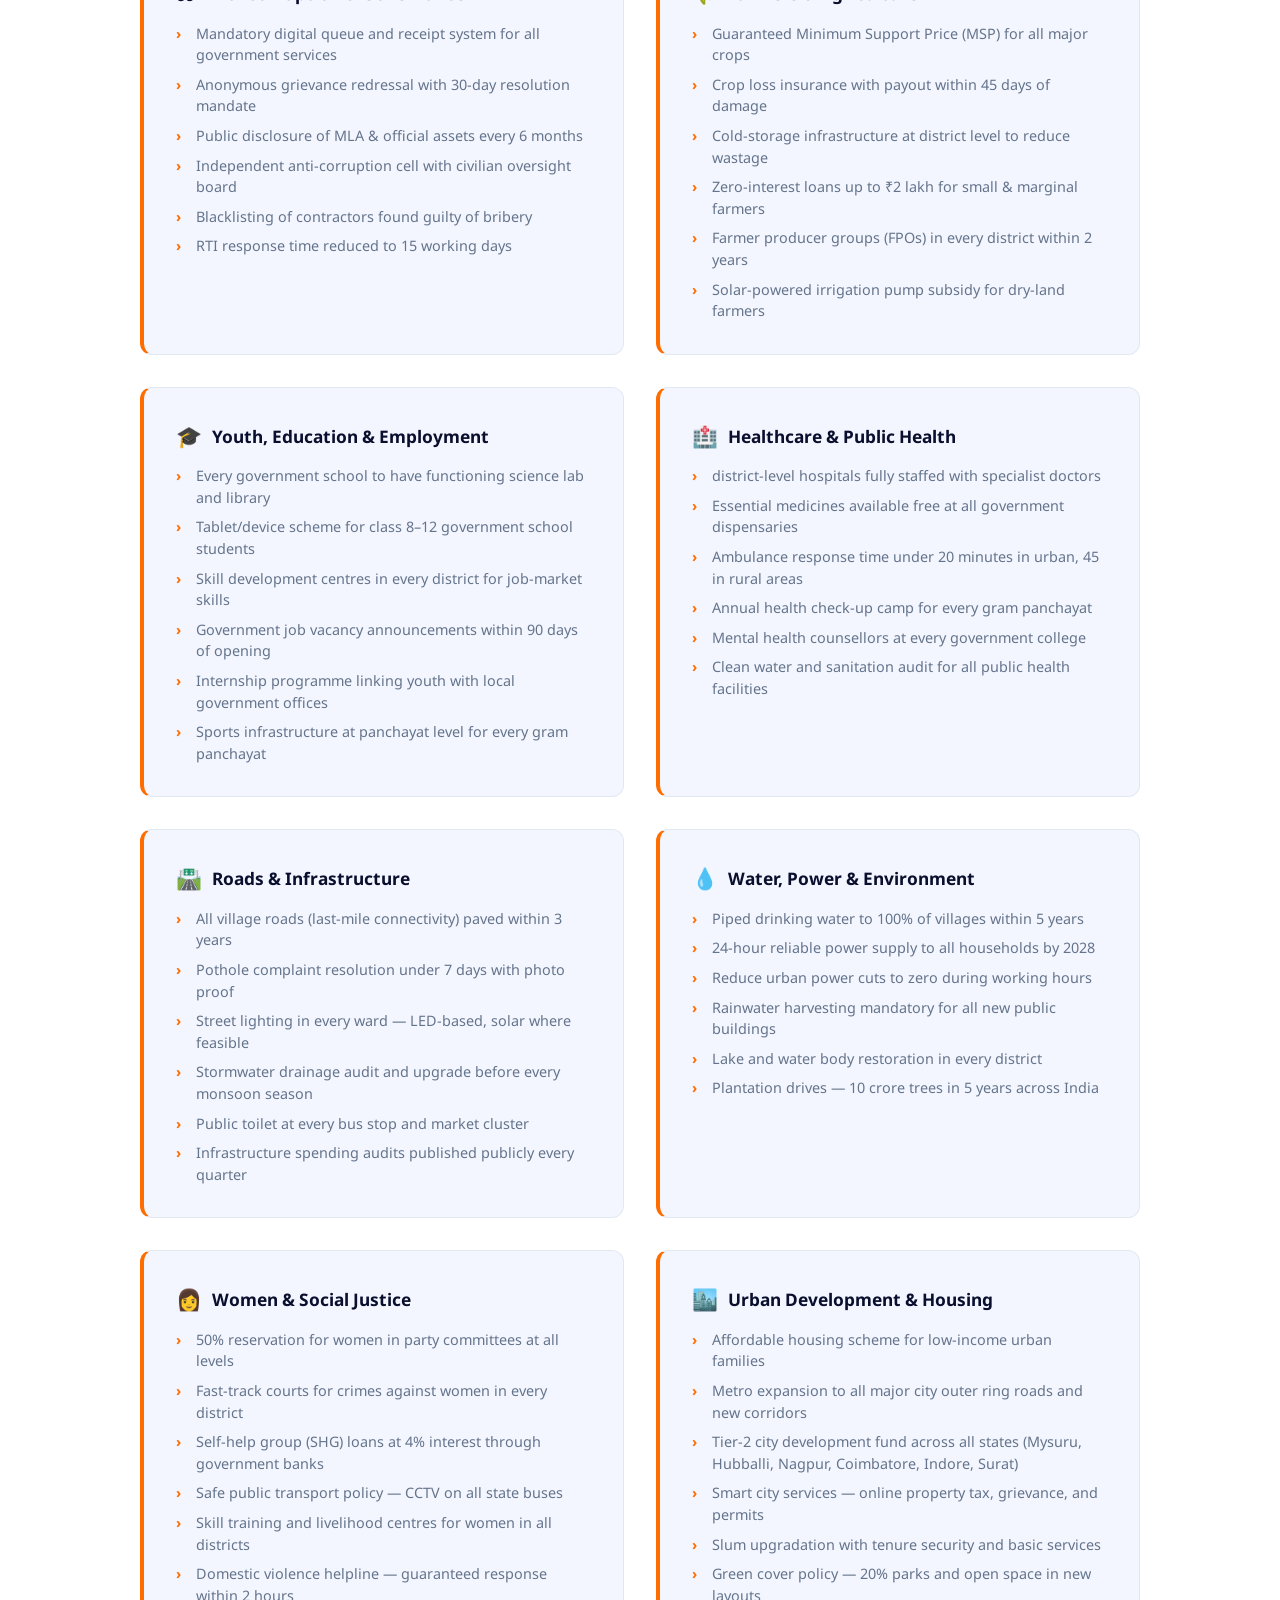
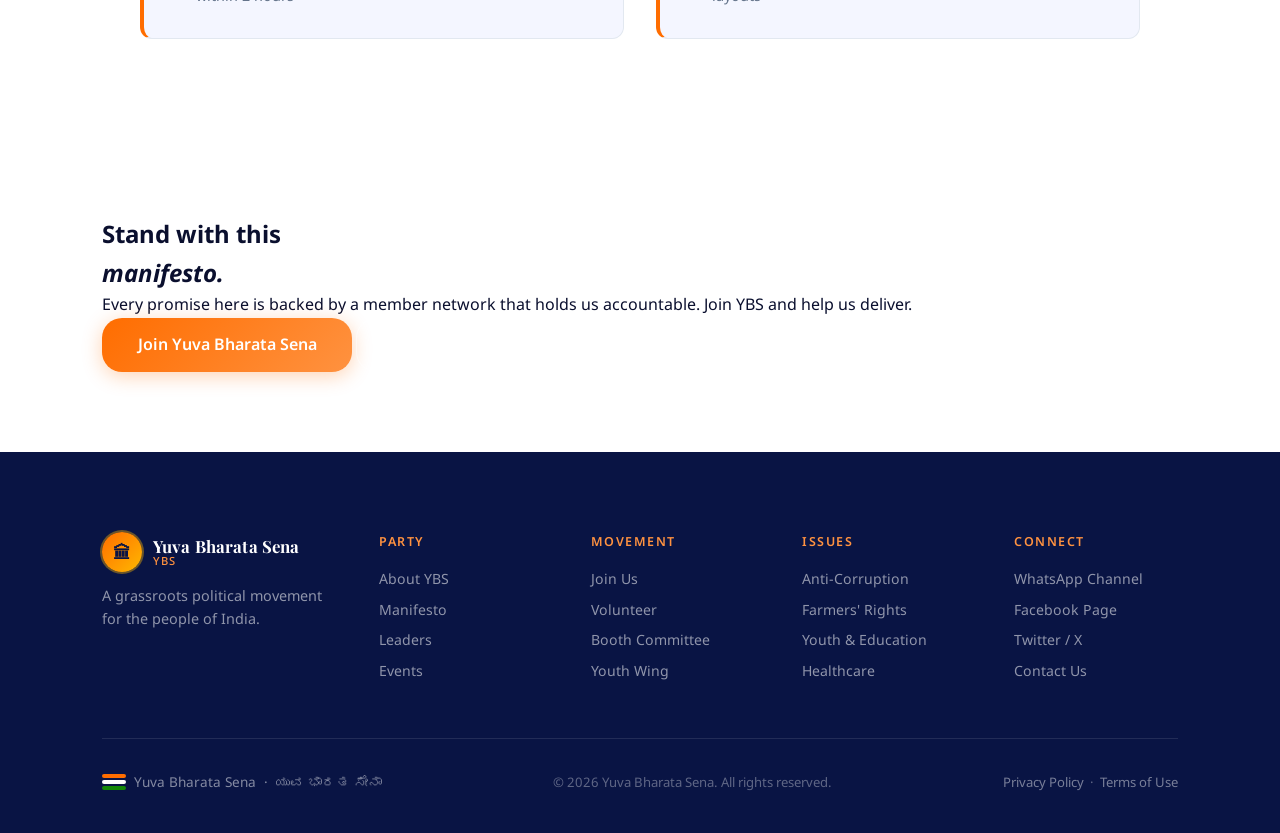
<file: docs/manifesto.html>
﻿<!DOCTYPE html>
<html lang="en">
<head>
  <meta charset="UTF-8"/>
  <meta name="viewport" content="width=device-width, initial-scale=1.0"/>
  <title>Manifesto — Yuva Bharata Sena</title>
  <meta name="description" content="The Yuva Bharata Sena manifesto — our detailed promises on governance, farmers, youth, healthcare, infrastructure, and more."/>
  <link rel="stylesheet" href="global.css"/>
  <link rel="stylesheet" href="pages.css"/>
  <link rel="preconnect" href="https://fonts.googleapis.com"/>
  <link href="https://fonts.googleapis.com/css2?family=Playfair+Display:ital,wght@0,700;1,400&family=Noto+Sans:wght@300;400;500;600;700&display=swap" rel="stylesheet"/>
</head>
<body>

  <!-- NAV -->
  <nav class="nav" id="mainNav">
    <a href="index.html" class="nav-logo">
      <div class="nav-logo-emblem">🏛</div>
      <div class="nav-logo-text">
        <span class="nav-logo-name">Yuva Bharata Sena</span>
        <span class="nav-logo-abbr">YBS · ಯುವ ಭಾರತ ಸೇನಾ</span>
      </div>
    </a>
    <ul class="nav-links">
      <li><a href="index.html">Home</a></li>
      <li><a href="about.html">About</a></li>
      <li><a href="manifesto.html" class="active">Manifesto</a></li>
      <li><a href="leaders.html">Leaders</a></li>
      <li><a href="events.html">Events</a></li>
    </ul>
    <div class="nav-cta">
      <a href="join.html" class="btn-primary">Join Movement</a>
    </div>
    <button class="hamburger" id="hamburger">&#9776;</button>
  </nav>

  <!-- PAGE HERO -->
  <section class="page-hero">
    <div class="page-hero-content">
      <span class="hero-badge">✦ YBS Manifesto</span>
      <h1>Our promise to<br/><em>every Indian.</em></h1>
      <p>These are not slogans. These are specific, measurable commitments that Yuva Bharata Sena will fight for — in every ward, every district, every district, and every legislature.</p>
    </div>
  </section>

  <!-- FIVE PROMISES -->
  <section class="five-promises">
    <div class="section-label">Our Five Pillars</div>
    <h2 class="section-title">The foundations of<br/>Nava Bharat.</h2>
    <div class="promises-row">
      <div class="promise-card">
        <div class="promise-num">01</div>
        <h4>Zero Corruption</h4>
        <p>End bribery at every level of government service and public office.</p>
      </div>
      <div class="promise-card">
        <div class="promise-num">02</div>
        <h4>Farmers First</h4>
        <p>Guaranteed minimum price, crop insurance, and farm-to-market infrastructure.</p>
      </div>
      <div class="promise-card">
        <div class="promise-num">03</div>
        <h4>Youth Opportunity</h4>
        <p>Quality education and employment pathways that keep youth in India.</p>
      </div>
      <div class="promise-card">
        <div class="promise-num">04</div>
        <h4>Healthcare for All</h4>
        <p>Functional government hospitals with medicine, staff, and dignity.</p>
      </div>
      <div class="promise-card">
        <div class="promise-num">05</div>
        <h4>Infrastructure Now</h4>
        <p>Roads, water, power, and sanitation that actually work — across every district.</p>
      </div>
    </div>
  </section>

  <!-- DETAILED MANIFESTO PILLARS -->
  <section class="manifesto-section" id="manifesto-detail">
    <div class="manifesto-intro">
      <div class="section-label">Detailed Commitments</div>
      <h2 class="section-title">What we will <em>actually do.</em></h2>
      <p class="section-sub" style="margin:0 auto; text-align:center;">
        Broad promises mean nothing without specifics. Here is what YBS commits to pursuing in government — verifiable, time-bound, and people-driven.
      </p>
    </div>

    <div class="manifesto-pillars">

      <!-- Anti-Corruption -->
      <div class="manifesto-pillar" id="corruption">
        <h3><span class="pillar-icon">⚖️</span> Anti-Corruption &amp; Governance</h3>
        <ul>
          <li>Mandatory digital queue and receipt system for all government services</li>
          <li>Anonymous grievance redressal with 30-day resolution mandate</li>
          <li>Public disclosure of MLA &amp; official assets every 6 months</li>
          <li>Independent anti-corruption cell with civilian oversight board</li>
          <li>Blacklisting of contractors found guilty of bribery</li>
          <li>RTI response time reduced to 15 working days</li>
        </ul>
      </div>

      <!-- Farmers -->
      <div class="manifesto-pillar" id="farmers">
        <h3><span class="pillar-icon">🌾</span> Farmers &amp; Agriculture</h3>
        <ul>
          <li>Guaranteed Minimum Support Price (MSP) for all major crops</li>
          <li>Crop loss insurance with payout within 45 days of damage</li>
          <li>Cold-storage infrastructure at district level to reduce wastage</li>
          <li>Zero-interest loans up to ₹2 lakh for small &amp; marginal farmers</li>
          <li>Farmer producer groups (FPOs) in every district within 2 years</li>
          <li>Solar-powered irrigation pump subsidy for dry-land farmers</li>
        </ul>
      </div>

      <!-- Youth & Education -->
      <div class="manifesto-pillar" id="youth">
        <h3><span class="pillar-icon">🎓</span> Youth, Education &amp; Employment</h3>
        <ul>
          <li>Every government school to have functioning science lab and library</li>
          <li>Tablet/device scheme for class 8–12 government school students</li>
          <li>Skill development centres in every district for job-market skills</li>
          <li>Government job vacancy announcements within 90 days of opening</li>
          <li>Internship programme linking youth with local government offices</li>
          <li>Sports infrastructure at panchayat level for every gram panchayat</li>
        </ul>
      </div>

      <!-- Healthcare -->
      <div class="manifesto-pillar" id="health">
        <h3><span class="pillar-icon">🏥</span> Healthcare &amp; Public Health</h3>
        <ul>
          <li>district-level hospitals fully staffed with specialist doctors</li>
          <li>Essential medicines available free at all government dispensaries</li>
          <li>Ambulance response time under 20 minutes in urban, 45 in rural areas</li>
          <li>Annual health check-up camp for every gram panchayat</li>
          <li>Mental health counsellors at every government college</li>
          <li>Clean water and sanitation audit for all public health facilities</li>
        </ul>
      </div>

      <!-- Roads & Infrastructure -->
      <div class="manifesto-pillar" id="infrastructure">
        <h3><span class="pillar-icon">🛣️</span> Roads &amp; Infrastructure</h3>
        <ul>
          <li>All village roads (last-mile connectivity) paved within 3 years</li>
          <li>Pothole complaint resolution under 7 days with photo proof</li>
          <li>Street lighting in every ward — LED-based, solar where feasible</li>
          <li>Stormwater drainage audit and upgrade before every monsoon season</li>
          <li>Public toilet at every bus stop and market cluster</li>
          <li>Infrastructure spending audits published publicly every quarter</li>
        </ul>
      </div>

      <!-- Water & Power -->
      <div class="manifesto-pillar" id="water">
        <h3><span class="pillar-icon">💧</span> Water, Power &amp; Environment</h3>
        <ul>
          <li>Piped drinking water to 100% of villages within 5 years</li>
          <li>24-hour reliable power supply to all households by 2028</li>
          <li>Reduce urban power cuts to zero during working hours</li>
          <li>Rainwater harvesting mandatory for all new public buildings</li>
          <li>Lake and water body restoration in every district</li>
          <li>Plantation drives — 10 crore trees in 5 years across India</li>
        </ul>
      </div>

      <!-- Women & Social Justice -->
      <div class="manifesto-pillar" id="women">
        <h3><span class="pillar-icon">👩</span> Women &amp; Social Justice</h3>
        <ul>
          <li>50% reservation for women in party committees at all levels</li>
          <li>Fast-track courts for crimes against women in every district</li>
          <li>Self-help group (SHG) loans at 4% interest through government banks</li>
          <li>Safe public transport policy — CCTV on all state buses</li>
          <li>Skill training and livelihood centres for women in all districts</li>
          <li>Domestic violence helpline — guaranteed response within 2 hours</li>
        </ul>
      </div>

      <!-- Urban Development -->
      <div class="manifesto-pillar" id="urban">
        <h3><span class="pillar-icon">🏙️</span> Urban Development &amp; Housing</h3>
        <ul>
          <li>Affordable housing scheme for low-income urban families</li>
          <li>Metro expansion to all major city outer ring roads and new corridors</li>
          <li>Tier-2 city development fund across all states (Mysuru, Hubballi, Nagpur, Coimbatore, Indore, Surat)</li>
          <li>Smart city services — online property tax, grievance, and permits</li>
          <li>Slum upgradation with tenure security and basic services</li>
          <li>Green cover policy — 20% parks and open space in new layouts</li>
        </ul>
      </div>

    </div>
  </section>

  <!-- CTA -->
  <section class="join-banner" style="padding:5rem 8vw;">
    <div class="join-banner-glow"></div>
    <div class="join-banner-content">
      <h2>Stand with this<br/><em>manifesto.</em></h2>
      <p>Every promise here is backed by a member network that holds us accountable. Join YBS and help us deliver.</p>
      <div class="join-banner-actions">
        <a href="join.html" class="btn-primary btn-lg">Join Yuva Bharata Sena</a>
        <a href="about.html" class="btn-outline btn-lg">About YBS</a>
      </div>
    </div>
  </section>

  <!-- FOOTER -->
  <footer class="footer">
    <div class="footer-top">
      <div class="footer-brand">
        <a href="index.html" class="nav-logo">
          <div class="nav-logo-emblem">🏛</div>
          <div class="nav-logo-text">
            <span class="nav-logo-name">Yuva Bharata Sena</span>
            <span class="nav-logo-abbr">YBS</span>
          </div>
        </a>
        <p>A grassroots political movement for the people of India.</p>
      </div>
      <div class="footer-col">
        <h5>Party</h5>
        <a href="about.html">About YBS</a>
        <a href="manifesto.html">Manifesto</a>
        <a href="leaders.html">Leaders</a>
        <a href="events.html">Events</a>
      </div>
      <div class="footer-col">
        <h5>Movement</h5>
        <a href="join.html">Join Us</a>
        <a href="join.html#volunteer">Volunteer</a>
        <a href="join.html#booth">Booth Committee</a>
        <a href="join.html#youth">Youth Wing</a>
      </div>
      <div class="footer-col">
        <h5>Issues</h5>
        <a href="#corruption">Anti-Corruption</a>
        <a href="#farmers">Farmers' Rights</a>
        <a href="#youth">Youth & Education</a>
        <a href="#health">Healthcare</a>
      </div>
      <div class="footer-col">
        <h5>Connect</h5>
        <a href="#">WhatsApp Channel</a>
        <a href="#">Facebook Page</a>
        <a href="#">Twitter / X</a>
        <a href="#">Contact Us</a>
      </div>
    </div>
    <div class="footer-bottom">
      <div class="footer-flag">
        <div class="flag-stripe"><span></span><span></span><span></span></div>
        Yuva Bharata Sena &nbsp;·&nbsp; ಯುವ ಭಾರತ ಸೇನಾ
      </div>
      <span>© 2026 Yuva Bharata Sena. All rights reserved.</span>
      <div><a href="#">Privacy Policy</a> &nbsp;·&nbsp; <a href="#">Terms of Use</a></div>
    </div>
  </footer>

  <script src="main.js"></script>
</body>
</html>
</file>
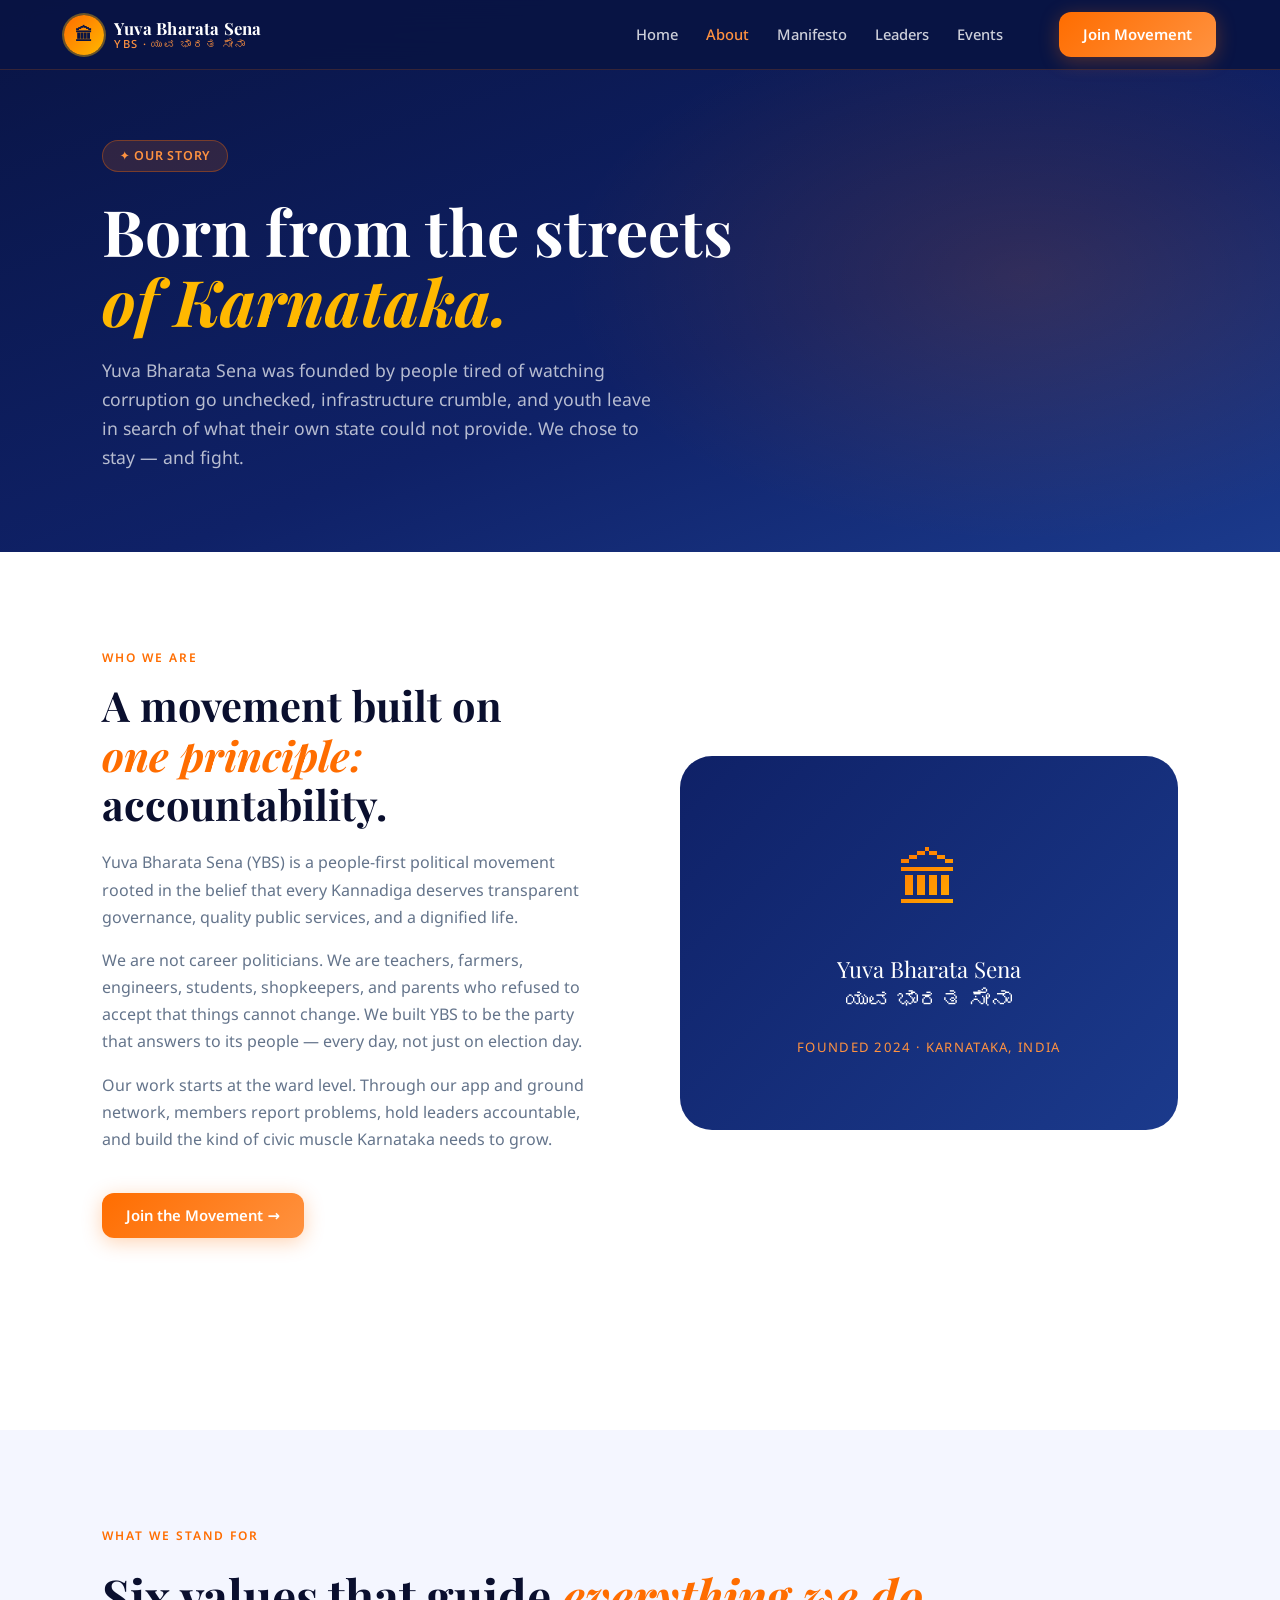
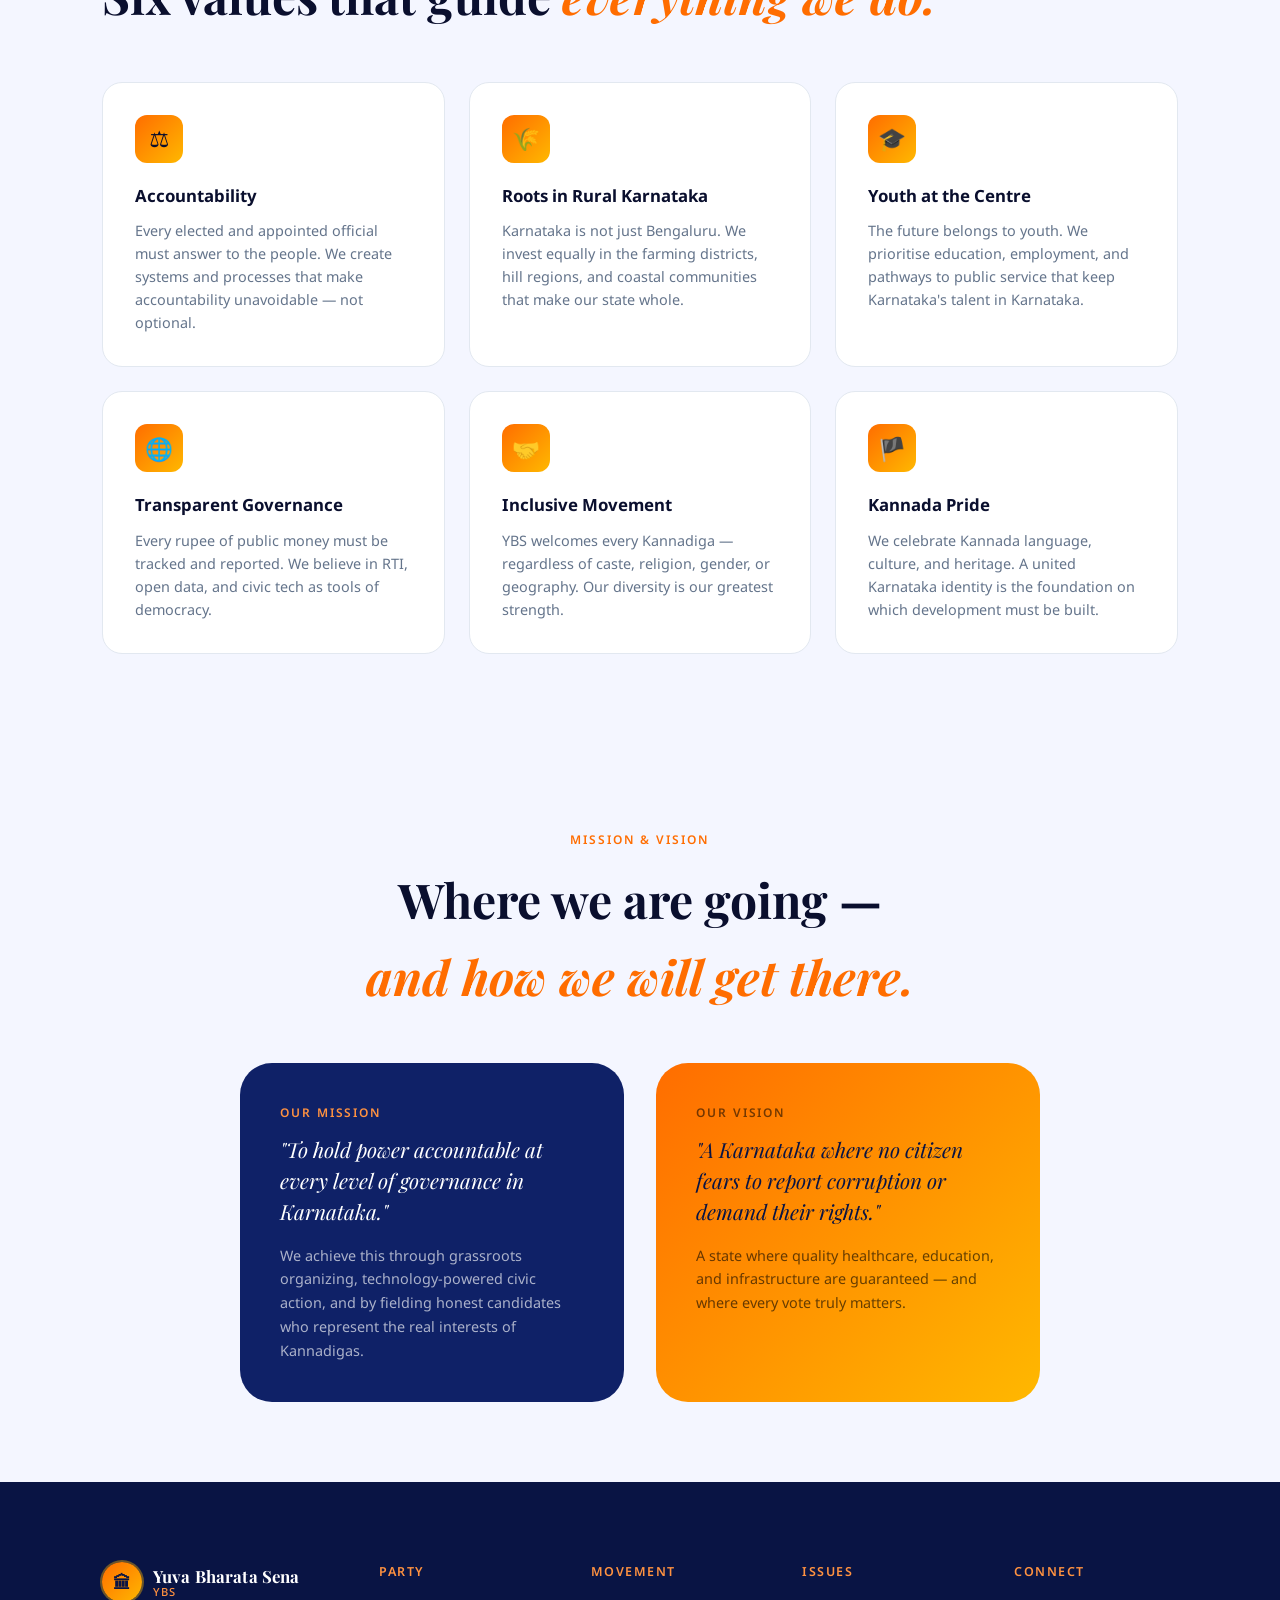
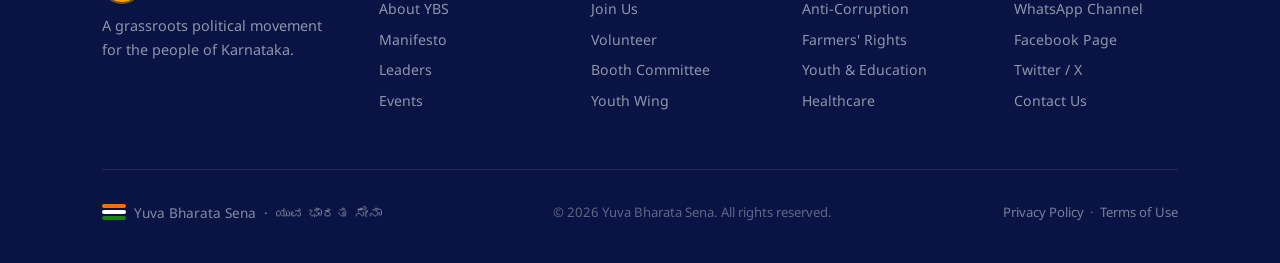
<file: docs/docs/about.html>
﻿<!DOCTYPE html>
<html lang="en">
<head>
  <meta charset="UTF-8"/>
  <meta name="viewport" content="width=device-width, initial-scale=1.0"/>
  <title>About — Yuva Bharata Sena</title>
  <meta name="description" content="Learn about Yuva Bharata Sena — our history, mission, and the values that make us a different kind of political movement."/>
  <link rel="stylesheet" href="global.css"/>
  <link rel="stylesheet" href="pages.css"/>
  <link rel="preconnect" href="https://fonts.googleapis.com"/>
  <link href="https://fonts.googleapis.com/css2?family=Playfair+Display:ital,wght@0,700;1,400&family=Noto+Sans:wght@300;400;500;600;700&display=swap" rel="stylesheet"/>
</head>
<body>

  <!-- NAV -->
  <nav class="nav" id="mainNav">
    <a href="index.html" class="nav-logo">
      <div class="nav-logo-emblem">🏛</div>
      <div class="nav-logo-text">
        <span class="nav-logo-name">Yuva Bharata Sena</span>
        <span class="nav-logo-abbr">YBS · ಯುವ ಭಾರತ ಸೇನಾ</span>
      </div>
    </a>
    <ul class="nav-links">
      <li><a href="index.html">Home</a></li>
      <li><a href="about.html" class="active">About</a></li>
      <li><a href="manifesto.html">Manifesto</a></li>
      <li><a href="leaders.html">Leaders</a></li>
      <li><a href="events.html">Events</a></li>
    </ul>
    <div class="nav-cta">
      <a href="join.html" class="btn-primary">Join Movement</a>
    </div>
    <button class="hamburger" id="hamburger">&#9776;</button>
  </nav>

  <!-- PAGE HERO -->
  <section class="page-hero">
    <div class="page-hero-content">
      <span class="hero-badge">✦ Our Story</span>
      <h1>Born from the streets<br/><em>of Karnataka.</em></h1>
      <p>Yuva Bharata Sena was founded by people tired of watching corruption go unchecked, infrastructure crumble, and youth leave in search of what their own state could not provide. We chose to stay — and fight.</p>
    </div>
  </section>

  <!-- ABOUT INTRO -->
  <section class="about-section">
    <div class="about-intro">
      <div class="about-intro-text">
        <div class="section-label">Who We Are</div>
        <h2>A movement built on<br/><em>one principle:</em> accountability.</h2>
        <p>Yuva Bharata Sena (YBS) is a people-first political movement rooted in the belief that every Kannadiga deserves transparent governance, quality public services, and a dignified life.</p>
        <p>We are not career politicians. We are teachers, farmers, engineers, students, shopkeepers, and parents who refused to accept that things cannot change. We built YBS to be the party that answers to its people — every day, not just on election day.</p>
        <p>Our work starts at the ward level. Through our app and ground network, members report problems, hold leaders accountable, and build the kind of civic muscle Karnataka needs to grow.</p>
        <a href="join.html" class="btn-primary" style="display:inline-block; margin-top:1.5rem;">Join the Movement →</a>
      </div>
      <div class="about-visual">
        <div class="av-emblem">🏛</div>
        <div class="av-text">Yuva Bharata Sena<br/>ಯುವ ಭಾರತ ಸೇನಾ</div>
        <div class="av-sub">Founded 2024 · Karnataka, India</div>
      </div>
    </div>
  </section>

  <!-- VALUES -->
  <section class="values-section">
    <div class="section-label">What We Stand For</div>
    <h2 class="section-title">Six values that guide <em>everything we do.</em></h2>
    <div class="values-grid">
      <div class="value-card">
        <div class="value-icon">⚖️</div>
        <h4>Accountability</h4>
        <p>Every elected and appointed official must answer to the people. We create systems and processes that make accountability unavoidable — not optional.</p>
      </div>
      <div class="value-card">
        <div class="value-icon">🌾</div>
        <h4>Roots in Rural Karnataka</h4>
        <p>Karnataka is not just Bengaluru. We invest equally in the farming districts, hill regions, and coastal communities that make our state whole.</p>
      </div>
      <div class="value-card">
        <div class="value-icon">🎓</div>
        <h4>Youth at the Centre</h4>
        <p>The future belongs to youth. We prioritise education, employment, and pathways to public service that keep Karnataka's talent in Karnataka.</p>
      </div>
      <div class="value-card">
        <div class="value-icon">🌐</div>
        <h4>Transparent Governance</h4>
        <p>Every rupee of public money must be tracked and reported. We believe in RTI, open data, and civic tech as tools of democracy.</p>
      </div>
      <div class="value-card">
        <div class="value-icon">🤝</div>
        <h4>Inclusive Movement</h4>
        <p>YBS welcomes every Kannadiga — regardless of caste, religion, gender, or geography. Our diversity is our greatest strength.</p>
      </div>
      <div class="value-card">
        <div class="value-icon">🏴</div>
        <h4>Kannada Pride</h4>
        <p>We celebrate Kannada language, culture, and heritage. A united Karnataka identity is the foundation on which development must be built.</p>
      </div>
    </div>
  </section>

  <!-- MISSION & VISION -->
  <section class="about-section" style="background:var(--off-white); padding-top:5rem; padding-bottom:5rem;">
    <div style="max-width:800px; margin:0 auto; text-align:center;">
      <div class="section-label">Mission & Vision</div>
      <h2 class="section-title" style="margin-bottom:3rem;">Where we are going —<br/><em>and how we will get there.</em></h2>
      <div style="display:grid; grid-template-columns:1fr 1fr; gap:2rem;">
        <div style="background:var(--navy); color:var(--white); border-radius:var(--radius-xl); padding:2.5rem; text-align:left;">
          <div style="font-size:.75rem; font-weight:600; letter-spacing:.16em; text-transform:uppercase; color:var(--saffron-light); margin-bottom:.75rem;">Our Mission</div>
          <p style="font-family:var(--font-display); font-size:1.3rem; font-style:italic; line-height:1.5; color:var(--white); margin-bottom:1rem;">"To hold power accountable at every level of governance in Karnataka."</p>
          <p style="font-size:.9rem; color:rgba(255,255,255,.65); line-height:1.65;">We achieve this through grassroots organizing, technology-powered civic action, and by fielding honest candidates who represent the real interests of Kannadigas.</p>
        </div>
        <div style="background:linear-gradient(135deg, var(--saffron) 0%, var(--gold) 100%); border-radius:var(--radius-xl); padding:2.5rem; text-align:left;">
          <div style="font-size:.75rem; font-weight:600; letter-spacing:.16em; text-transform:uppercase; color:rgba(0,0,0,.55); margin-bottom:.75rem;">Our Vision</div>
          <p style="font-family:var(--font-display); font-size:1.3rem; font-style:italic; line-height:1.5; color:var(--navy-dark); margin-bottom:1rem;">"A Karnataka where no citizen fears to report corruption or demand their rights."</p>
          <p style="font-size:.9rem; color:rgba(0,0,0,.60); line-height:1.65;">A state where quality healthcare, education, and infrastructure are guaranteed — and where every vote truly matters.</p>
        </div>
      </div>
    </div>
  </section>

  <!-- FOOTER -->
  <footer class="footer">
    <div class="footer-top">
      <div class="footer-brand">
        <a href="index.html" class="nav-logo">
          <div class="nav-logo-emblem">🏛</div>
          <div class="nav-logo-text">
            <span class="nav-logo-name">Yuva Bharata Sena</span>
            <span class="nav-logo-abbr">YBS</span>
          </div>
        </a>
        <p>A grassroots political movement for the people of Karnataka.</p>
      </div>
      <div class="footer-col">
        <h5>Party</h5>
        <a href="about.html">About YBS</a>
        <a href="manifesto.html">Manifesto</a>
        <a href="leaders.html">Leaders</a>
        <a href="events.html">Events</a>
      </div>
      <div class="footer-col">
        <h5>Movement</h5>
        <a href="join.html">Join Us</a>
        <a href="join.html#volunteer">Volunteer</a>
        <a href="join.html#booth">Booth Committee</a>
        <a href="join.html#youth">Youth Wing</a>
      </div>
      <div class="footer-col">
        <h5>Issues</h5>
        <a href="manifesto.html#corruption">Anti-Corruption</a>
        <a href="manifesto.html#farmers">Farmers' Rights</a>
        <a href="manifesto.html#youth">Youth & Education</a>
        <a href="manifesto.html#health">Healthcare</a>
      </div>
      <div class="footer-col">
        <h5>Connect</h5>
        <a href="#">WhatsApp Channel</a>
        <a href="#">Facebook Page</a>
        <a href="#">Twitter / X</a>
        <a href="#">Contact Us</a>
      </div>
    </div>
    <div class="footer-bottom">
      <div class="footer-flag">
        <div class="flag-stripe"><span></span><span></span><span></span></div>
        Yuva Bharata Sena &nbsp;·&nbsp; ಯುವ ಭಾರತ ಸೇನಾ
      </div>
      <span>© 2026 Yuva Bharata Sena. All rights reserved.</span>
      <div><a href="#">Privacy Policy</a> &nbsp;·&nbsp; <a href="#">Terms of Use</a></div>
    </div>
  </footer>

  <script src="main.js"></script>
</body>
</html>
</file>
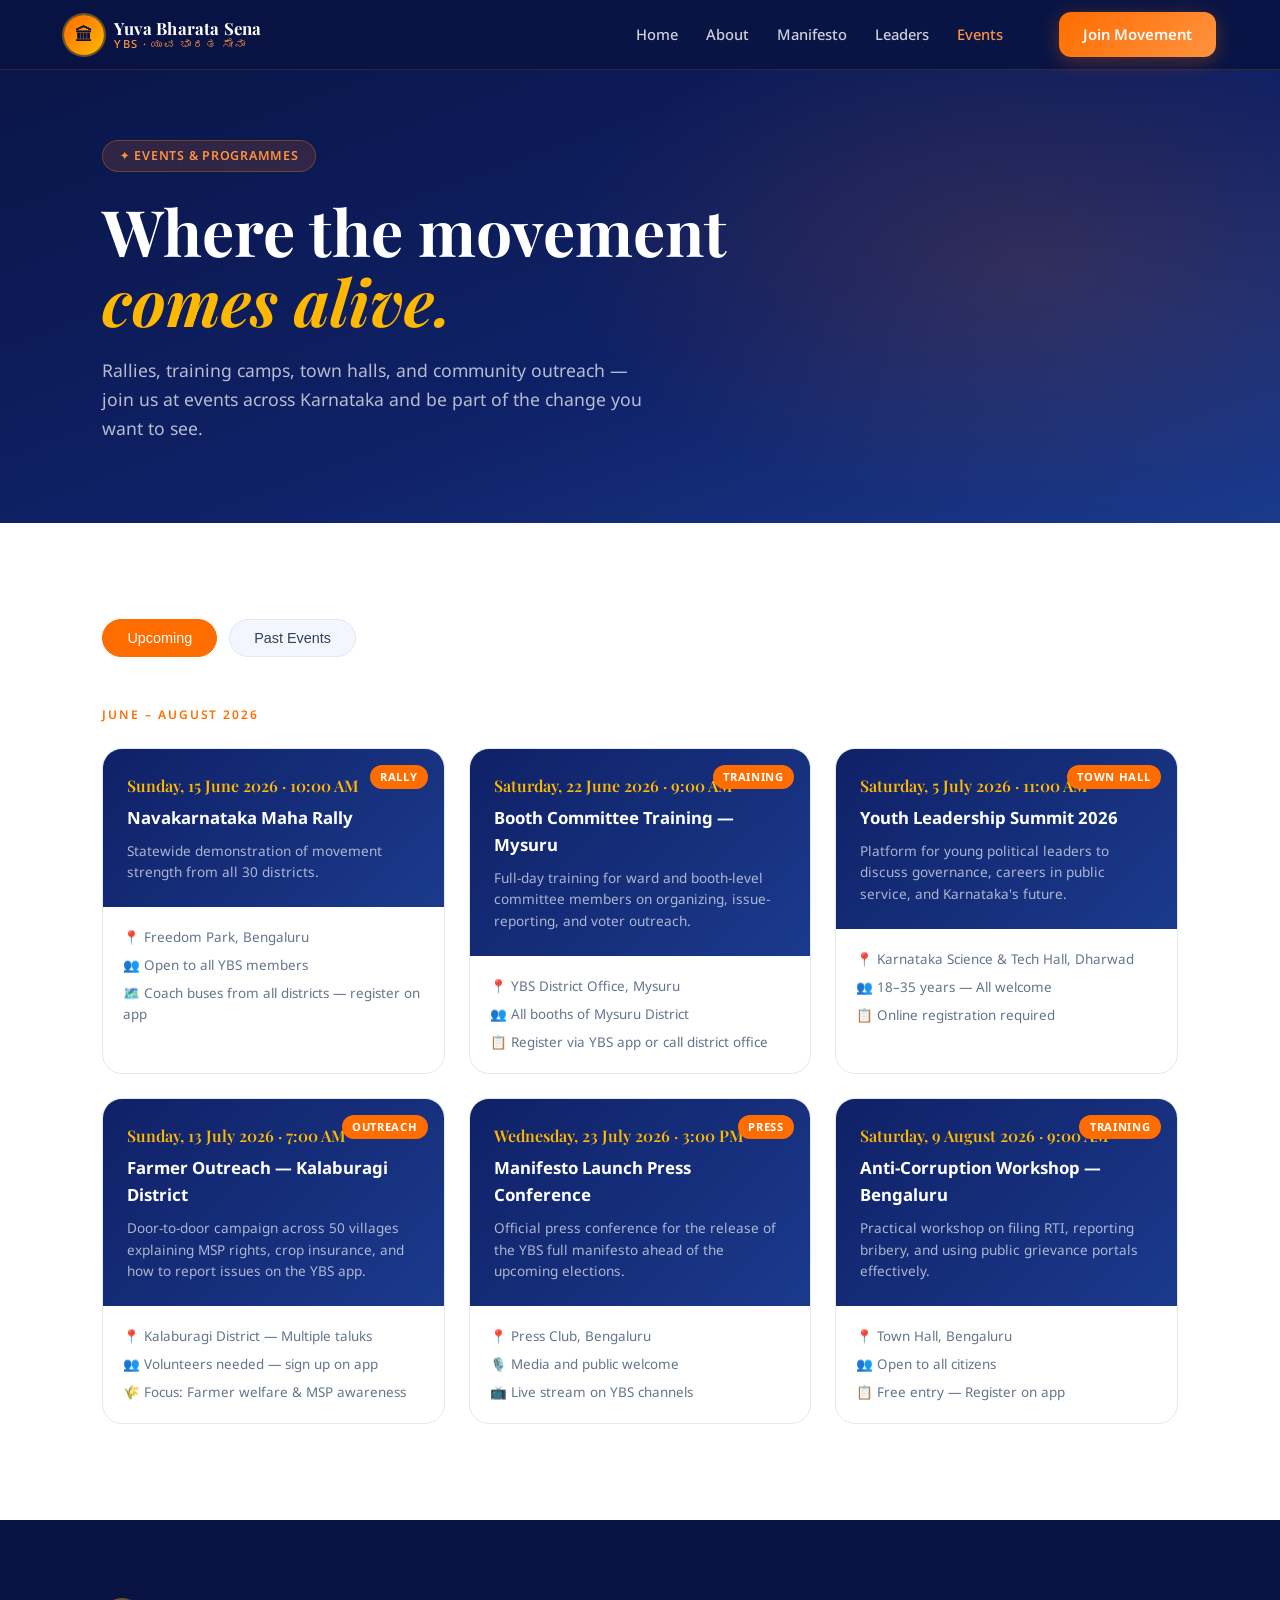
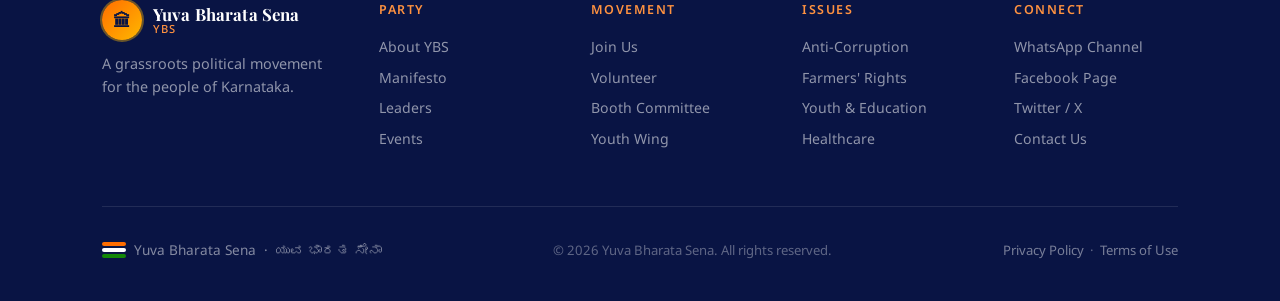
<file: docs/docs/events.html>
﻿<!DOCTYPE html>
<html lang="en">
<head>
  <meta charset="UTF-8"/>
  <meta name="viewport" content="width=device-width, initial-scale=1.0"/>
  <title>Events — Yuva Bharata Sena</title>
  <meta name="description" content="Upcoming rallies, training programmes, town halls, and events by Yuva Bharata Sena across Karnataka."/>
  <link rel="stylesheet" href="global.css"/>
  <link rel="stylesheet" href="pages.css"/>
  <link rel="preconnect" href="https://fonts.googleapis.com"/>
  <link href="https://fonts.googleapis.com/css2?family=Playfair+Display:ital,wght@0,700;1,400&family=Noto+Sans:wght@300;400;500;600;700&display=swap" rel="stylesheet"/>
</head>
<body>

  <!-- NAV -->
  <nav class="nav" id="mainNav">
    <a href="index.html" class="nav-logo">
      <div class="nav-logo-emblem">🏛</div>
      <div class="nav-logo-text">
        <span class="nav-logo-name">Yuva Bharata Sena</span>
        <span class="nav-logo-abbr">YBS · ಯುವ ಭಾರತ ಸೇನಾ</span>
      </div>
    </a>
    <ul class="nav-links">
      <li><a href="index.html">Home</a></li>
      <li><a href="about.html">About</a></li>
      <li><a href="manifesto.html">Manifesto</a></li>
      <li><a href="leaders.html">Leaders</a></li>
      <li><a href="events.html" class="active">Events</a></li>
    </ul>
    <div class="nav-cta">
      <a href="join.html" class="btn-primary">Join Movement</a>
    </div>
    <button class="hamburger" id="hamburger">&#9776;</button>
  </nav>

  <!-- PAGE HERO -->
  <section class="page-hero">
    <div class="page-hero-content">
      <span class="hero-badge">✦ Events & Programmes</span>
      <h1>Where the movement<br/><em>comes alive.</em></h1>
      <p>Rallies, training camps, town halls, and community outreach — join us at events across Karnataka and be part of the change you want to see.</p>
    </div>
  </section>

  <!-- EVENTS PAGE -->
  <section class="events-page-section">

    <div class="events-tabs">
      <button class="tab-btn active" data-tab="upcoming">Upcoming</button>
      <button class="tab-btn" data-tab="past">Past Events</button>
    </div>

    <!-- UPCOMING EVENTS -->
    <div id="upcomingEvents">
      <div class="section-label" style="margin-bottom:1.5rem;">June – August 2026</div>
      <div class="events-full-list">

        <div class="event-full-card">
          <div class="event-full-header">
            <span class="event-full-badge">Rally</span>
            <div class="event-full-date">Sunday, 15 June 2026 · 10:00 AM</div>
            <h3>Navakarnataka Maha Rally</h3>
            <p>Statewide demonstration of movement strength from all 30 districts.</p>
          </div>
          <div class="event-full-body">
            <div class="meta">
              <div class="meta-item">📍 Freedom Park, Bengaluru</div>
              <div class="meta-item">👥 Open to all YBS members</div>
              <div class="meta-item">🗺️ Coach buses from all districts — register on app</div>
            </div>
          </div>
        </div>

        <div class="event-full-card">
          <div class="event-full-header">
            <span class="event-full-badge">Training</span>
            <div class="event-full-date">Saturday, 22 June 2026 · 9:00 AM</div>
            <h3>Booth Committee Training — Mysuru</h3>
            <p>Full-day training for ward and booth-level committee members on organizing, issue-reporting, and voter outreach.</p>
          </div>
          <div class="event-full-body">
            <div class="meta">
              <div class="meta-item">📍 YBS District Office, Mysuru</div>
              <div class="meta-item">👥 All booths of Mysuru District</div>
              <div class="meta-item">📋 Register via YBS app or call district office</div>
            </div>
          </div>
        </div>

        <div class="event-full-card">
          <div class="event-full-header">
            <span class="event-full-badge">Town Hall</span>
            <div class="event-full-date">Saturday, 5 July 2026 · 11:00 AM</div>
            <h3>Youth Leadership Summit 2026</h3>
            <p>Platform for young political leaders to discuss governance, careers in public service, and Karnataka's future.</p>
          </div>
          <div class="event-full-body">
            <div class="meta">
              <div class="meta-item">📍 Karnataka Science &amp; Tech Hall, Dharwad</div>
              <div class="meta-item">👥 18–35 years — All welcome</div>
              <div class="meta-item">📋 Online registration required</div>
            </div>
          </div>
        </div>

        <div class="event-full-card">
          <div class="event-full-header">
            <span class="event-full-badge">Outreach</span>
            <div class="event-full-date">Sunday, 13 July 2026 · 7:00 AM</div>
            <h3>Farmer Outreach — Kalaburagi District</h3>
            <p>Door-to-door campaign across 50 villages explaining MSP rights, crop insurance, and how to report issues on the YBS app.</p>
          </div>
          <div class="event-full-body">
            <div class="meta">
              <div class="meta-item">📍 Kalaburagi District — Multiple taluks</div>
              <div class="meta-item">👥 Volunteers needed — sign up on app</div>
              <div class="meta-item">🌾 Focus: Farmer welfare &amp; MSP awareness</div>
            </div>
          </div>
        </div>

        <div class="event-full-card">
          <div class="event-full-header">
            <span class="event-full-badge">Press</span>
            <div class="event-full-date">Wednesday, 23 July 2026 · 3:00 PM</div>
            <h3>Manifesto Launch Press Conference</h3>
            <p>Official press conference for the release of the YBS full manifesto ahead of the upcoming elections.</p>
          </div>
          <div class="event-full-body">
            <div class="meta">
              <div class="meta-item">📍 Press Club, Bengaluru</div>
              <div class="meta-item">🎙️ Media and public welcome</div>
              <div class="meta-item">📺 Live stream on YBS channels</div>
            </div>
          </div>
        </div>

        <div class="event-full-card">
          <div class="event-full-header">
            <span class="event-full-badge">Training</span>
            <div class="event-full-date">Saturday, 9 August 2026 · 9:00 AM</div>
            <h3>Anti-Corruption Workshop — Bengaluru</h3>
            <p>Practical workshop on filing RTI, reporting bribery, and using public grievance portals effectively.</p>
          </div>
          <div class="event-full-body">
            <div class="meta">
              <div class="meta-item">📍 Town Hall, Bengaluru</div>
              <div class="meta-item">👥 Open to all citizens</div>
              <div class="meta-item">📋 Free entry — Register on app</div>
            </div>
          </div>
        </div>

      </div>
    </div>

    <!-- PAST EVENTS -->
    <div id="pastEvents" style="display:none;">
      <div class="section-label" style="margin-bottom:1.5rem;">Previous Events</div>
      <div class="events-full-list">
        <div class="event-full-card" style="opacity:.75;">
          <div class="event-full-header" style="background:var(--slate-700);">
            <span class="event-full-badge" style="background:var(--slate-500);">Completed</span>
            <div class="event-full-date">Sunday, 26 January 2026 · Republic Day</div>
            <h3>Navakarnataka Declaration Day</h3>
            <p>Founding assembly of Yuva Bharata Sena — the official public launch of the movement.</p>
          </div>
          <div class="event-full-body">
            <div class="meta">
              <div class="meta-item">📍 Bengaluru, Karnataka</div>
              <div class="meta-item">👥 5,000+ members attended</div>
            </div>
          </div>
        </div>
        <div class="event-full-card" style="opacity:.75;">
          <div class="event-full-header" style="background:var(--slate-700);">
            <span class="event-full-badge" style="background:var(--slate-500);">Completed</span>
            <div class="event-full-date">Saturday, 1 March 2026</div>
            <h3>Farmers' Rights March — Dharwad</h3>
            <p>March demanding MSP implementation and crop insurance reform.</p>
          </div>
          <div class="event-full-body">
            <div class="meta">
              <div class="meta-item">📍 Dharwad, Karnataka</div>
              <div class="meta-item">👥 2,000+ farmers participated</div>
            </div>
          </div>
        </div>
        <div class="event-full-card" style="opacity:.75;">
          <div class="event-full-header" style="background:var(--slate-700);">
            <span class="event-full-badge" style="background:var(--slate-500);">Completed</span>
            <div class="event-full-date">Sunday, 20 April 2026</div>
            <h3>App Launch &amp; Tech Yatra</h3>
            <p>Launch of the YBS member app across 10 districts with training for booth committees.</p>
          </div>
          <div class="event-full-body">
            <div class="meta">
              <div class="meta-item">📍 Multiple Districts</div>
              <div class="meta-item">📱 10,000+ app downloads in launch week</div>
            </div>
          </div>
        </div>
      </div>
    </div>

  </section>

  <!-- FOOTER -->
  <footer class="footer">
    <div class="footer-top">
      <div class="footer-brand">
        <a href="index.html" class="nav-logo">
          <div class="nav-logo-emblem">🏛</div>
          <div class="nav-logo-text">
            <span class="nav-logo-name">Yuva Bharata Sena</span>
            <span class="nav-logo-abbr">YBS</span>
          </div>
        </a>
        <p>A grassroots political movement for the people of Karnataka.</p>
      </div>
      <div class="footer-col">
        <h5>Party</h5>
        <a href="about.html">About YBS</a>
        <a href="manifesto.html">Manifesto</a>
        <a href="leaders.html">Leaders</a>
        <a href="events.html">Events</a>
      </div>
      <div class="footer-col">
        <h5>Movement</h5>
        <a href="join.html">Join Us</a>
        <a href="join.html#volunteer">Volunteer</a>
        <a href="join.html#booth">Booth Committee</a>
        <a href="join.html#youth">Youth Wing</a>
      </div>
      <div class="footer-col">
        <h5>Issues</h5>
        <a href="manifesto.html#corruption">Anti-Corruption</a>
        <a href="manifesto.html#farmers">Farmers' Rights</a>
        <a href="manifesto.html#youth">Youth & Education</a>
        <a href="manifesto.html#health">Healthcare</a>
      </div>
      <div class="footer-col">
        <h5>Connect</h5>
        <a href="#">WhatsApp Channel</a>
        <a href="#">Facebook Page</a>
        <a href="#">Twitter / X</a>
        <a href="#">Contact Us</a>
      </div>
    </div>
    <div class="footer-bottom">
      <div class="footer-flag">
        <div class="flag-stripe"><span></span><span></span><span></span></div>
        Yuva Bharata Sena &nbsp;·&nbsp; ಯುವ ಭಾರತ ಸೇನಾ
      </div>
      <span>© 2026 Yuva Bharata Sena. All rights reserved.</span>
      <div><a href="#">Privacy Policy</a> &nbsp;·&nbsp; <a href="#">Terms of Use</a></div>
    </div>
  </footer>

  <script src="main.js"></script>
</body>
</html>
</file>
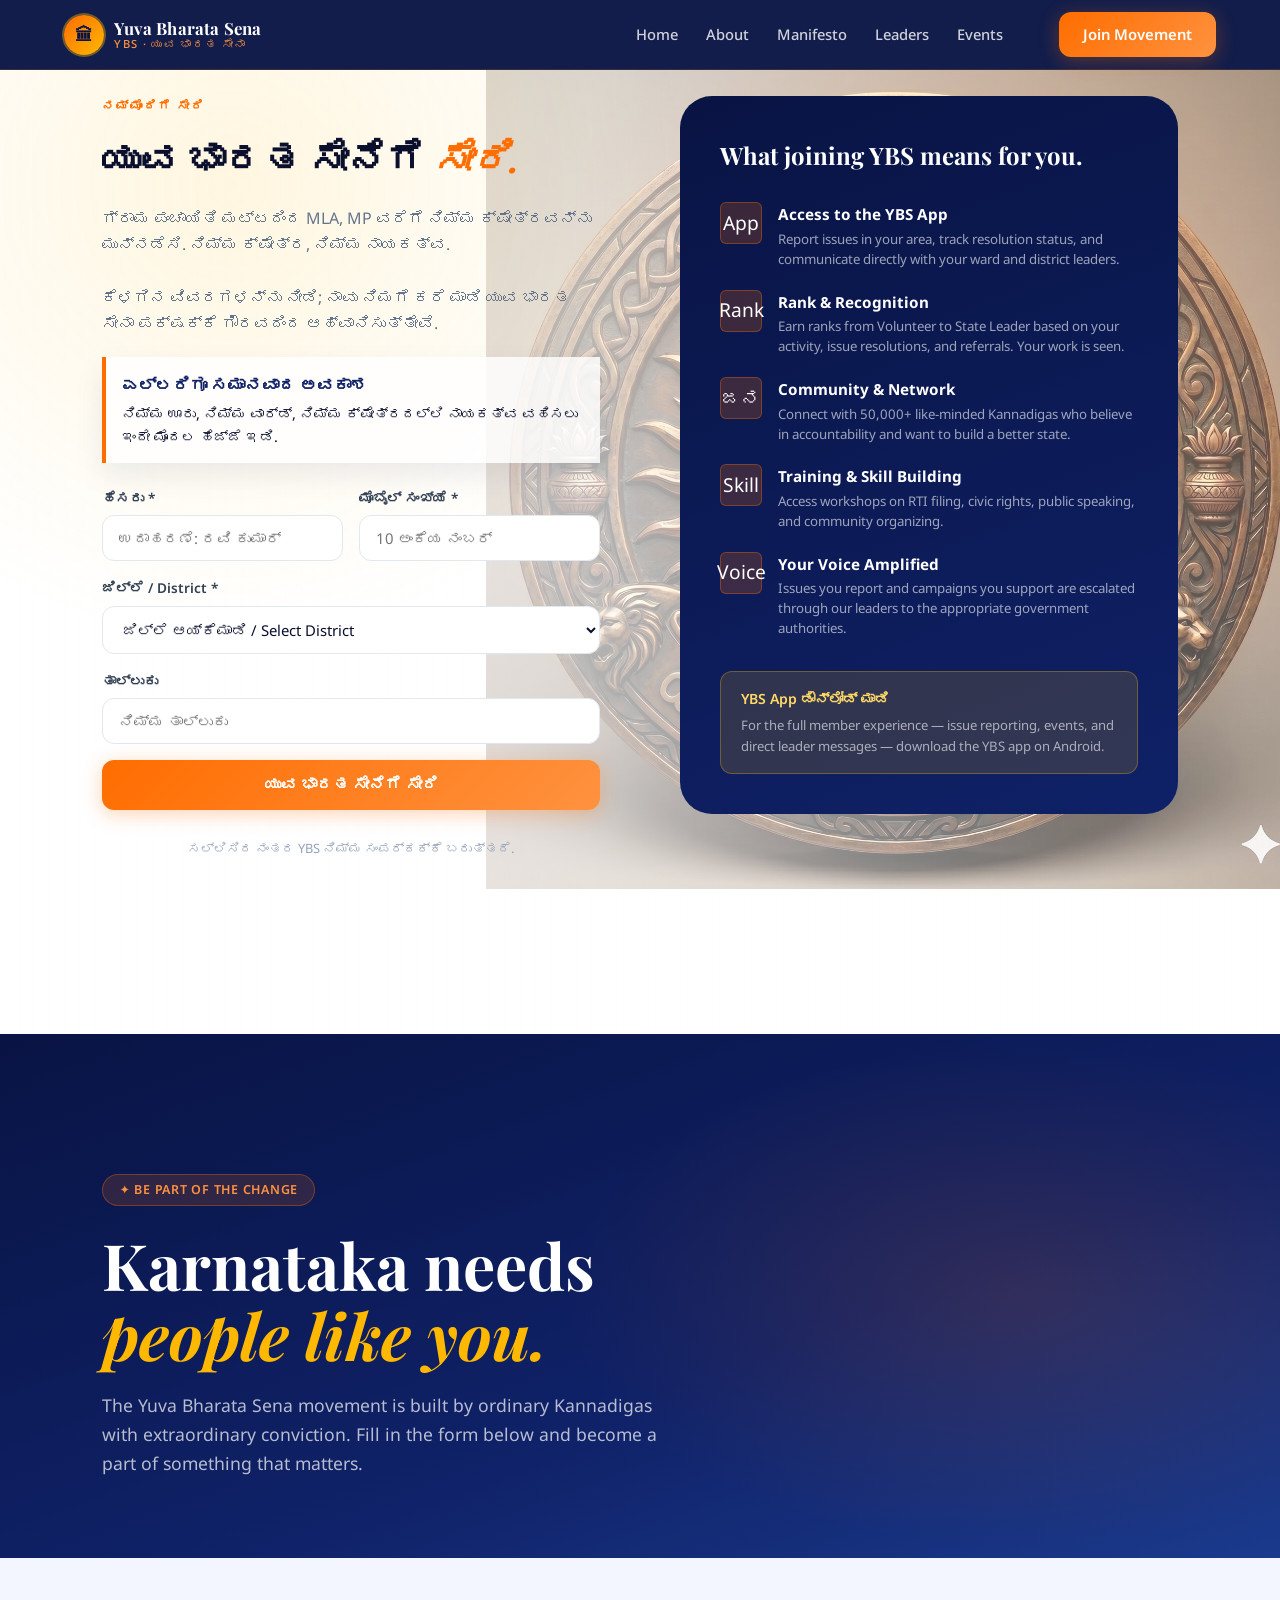
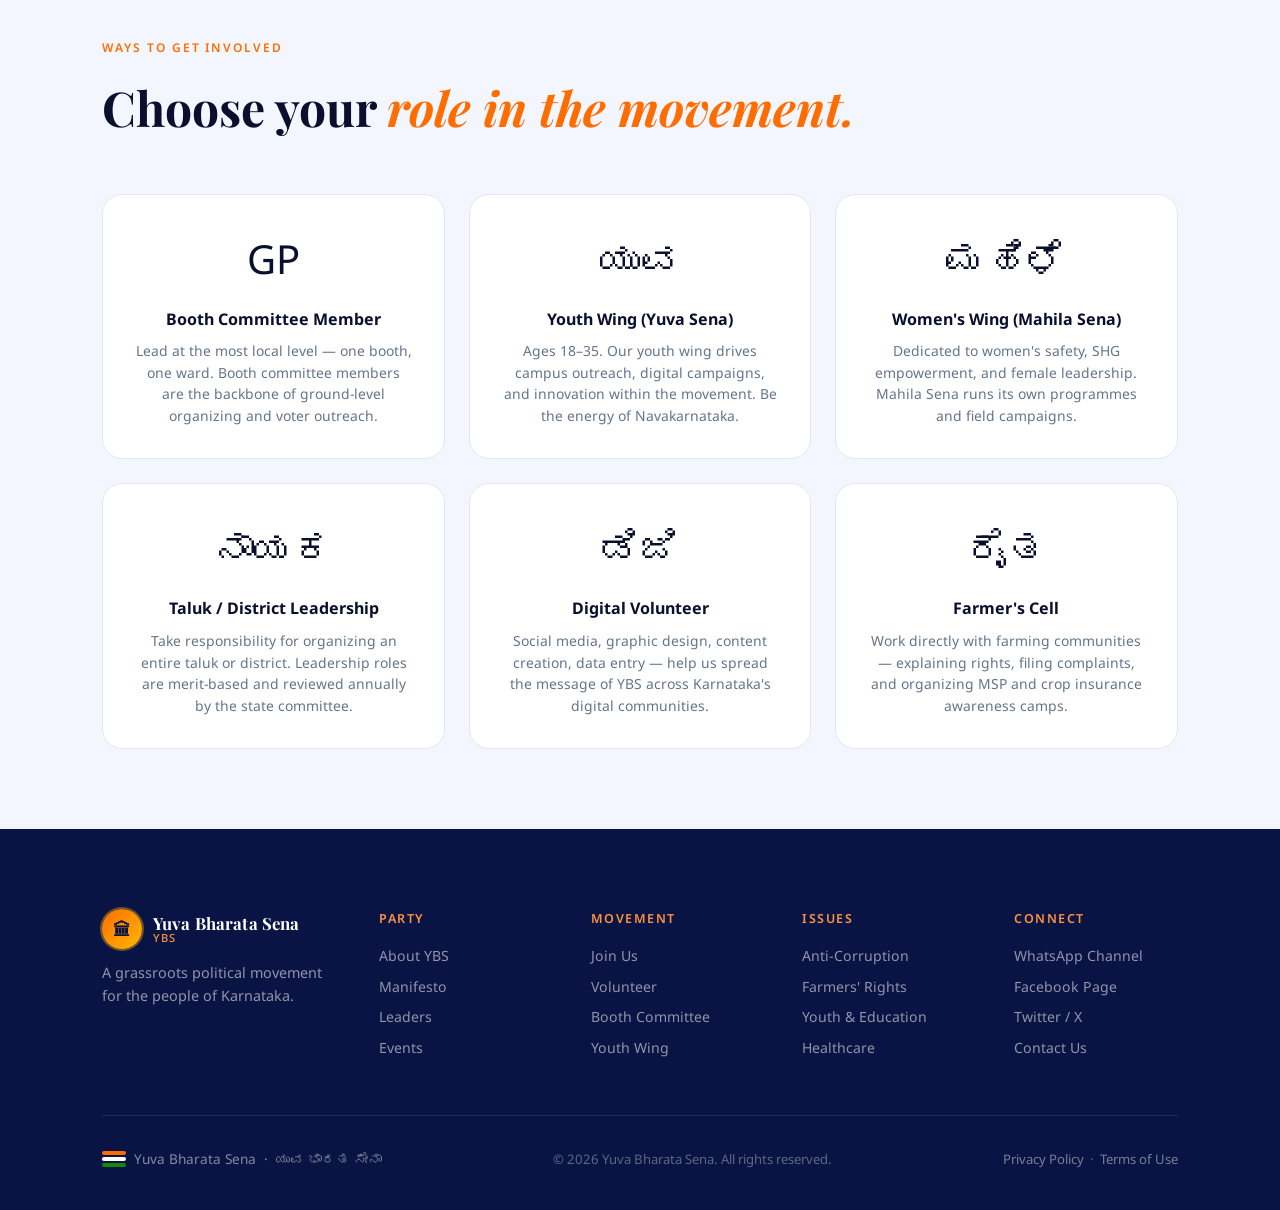
<file: docs/docs/join.html>
﻿<!DOCTYPE html>
<html lang="kn">
<head>
  <meta charset="UTF-8"/>
  <meta name="viewport" content="width=device-width, initial-scale=1.0"/>
  <title>Join the Movement — Yuva Bharata Sena</title>
  <meta name="description" content="Join Yuva Bharata Sena — become a member, volunteer, booth committee head, or youth wing leader. Enroll today."/>
  <link rel="stylesheet" href="global.css"/>
  <link rel="stylesheet" href="pages.css?v=join-soft-v1"/>
  <link rel="preconnect" href="https://fonts.googleapis.com"/>
  <link href="https://fonts.googleapis.com/css2?family=Playfair+Display:ital,wght@0,700;1,400&family=Noto+Sans:wght@300;400;500;600;700&display=swap" rel="stylesheet"/>
</head>
<body>

  <!-- NAV -->
  <nav class="nav" id="mainNav">
    <a href="index.html" class="nav-logo">
      <div class="nav-logo-emblem">🏛</div>
      <div class="nav-logo-text">
        <span class="nav-logo-name">Yuva Bharata Sena</span>
        <span class="nav-logo-abbr">YBS · ಯುವ ಭಾರತ ಸೇನಾ</span>
      </div>
    </a>
    <ul class="nav-links">
      <li><a href="index.html">Home</a></li>
      <li><a href="about.html">About</a></li>
      <li><a href="manifesto.html">Manifesto</a></li>
      <li><a href="leaders.html">Leaders</a></li>
      <li><a href="events.html">Events</a></li>
    </ul>
    <div class="nav-cta">
      <a href="join.html" class="btn-primary">Join Movement</a>
    </div>
    <button class="hamburger" id="hamburger">&#9776;</button>
  </nav>

  <!-- JOIN FORM + BENEFITS -->
  <section class="join-page-section">
    <div class="join-intro">

      <!-- FORM -->
      <div class="join-form-side" id="enroll">
        <div class="section-label">ನಮ್ಮೊಂದಿಗೆ ಸೇರಿ</div>
        <h2>ಯುವ ಭಾರತ ಸೇನೆಗೆ <em>ಸೇರಿ.</em></h2>
        <p>ಗ್ರಾಮ ಪಂಚಾಯಿತಿ ಮಟ್ಟದಿಂದ MLA, MP ವರೆಗೆ ನಿಮ್ಮ ಕ್ಷೇತ್ರವನ್ನು ಮುನ್ನಡೆಸಿ. ನಿಮ್ಮ ಕ್ಷೇತ್ರ, ನಿಮ್ಮ ನಾಯಕತ್ವ.<br/><br/>ಕೆಳಗಿನ ವಿವರಗಳನ್ನು ನೀಡಿ; ನಾವು ನಿಮಗೆ ಕರೆ ಮಾಡಿ ಯುವ ಭಾರತ ಸೇನಾ ಪಕ್ಷಕ್ಕೆ ಗೌರವದಿಂದ ಆಹ್ವಾನಿಸುತ್ತೇವೆ.</p>
        <div class="join-promise">
          <strong>ಎಲ್ಲರಿಗೂ ಸಮಾನವಾದ ಅವಕಾಶ</strong>
          <span>ನಿಮ್ಮ ಊರು, ನಿಮ್ಮ ವಾರ್ಡ್, ನಿಮ್ಮ ಕ್ಷೇತ್ರದಲ್ಲಿ ನಾಯಕತ್ವ ವಹಿಸಲು ಇಂದೇ ಮೊದಲ ಹೆಜ್ಜೆ ಇಡಿ.</span>
        </div>

                  <form class="join-form" id="joinForm" onsubmit="handleJoinSubmit(event)">
          <div class="form-row">
            <div class="form-group">
              <label for="fullName">ಹೆಸರು *</label>
              <input type="text" id="fullName" name="fullName" placeholder="ಉದಾಹರಣೆ: ರವಿ ಕುಮಾರ್" required/>
            </div>
            <div class="form-group">
              <label for="phone">ಮೊಬೈಲ್ ಸಂಖ್ಯೆ *</label>
              <input type="tel" id="phone" name="phone" placeholder="10 ಅಂಕೆಯ ನಂಬರ್" maxlength="10" pattern="[6-9][0-9]{9}" required/>
            </div>
          </div>
          <div class="form-group">
            <label for="district">ಜಿಲ್ಲೆ / District *</label>
            <select id="district" name="district" required>
              <option value="">ಜಿಲ್ಲೆ ಆಯ್ಕೆಮಾಡಿ / Select District</option>
              <option>ಬೆಂಗಳೂರು ನಗರ / Bengaluru Urban</option>
              <option>ಬೆಂಗಳೂರು ಗ್ರಾಮಾಂತರ / Bengaluru Rural</option>
              <option>ಚಿಕ್ಕಬಳ್ಳಾಪುರ / Chikkaballapura</option>
              <option>ಚಿತ್ರದುರ್ಗ / Chitradurga</option>
              <option>ದಾವಣಗೆರೆ / Davanagere</option>
              <option>ಕೋಲಾರ / Kolar</option>
              <option>ರಾಮನಗರ / Ramanagara</option>
              <option>ಶಿವಮೊಗ್ಗ / Shivamogga</option>
              <option>ತುಮಕೂರು / Tumakuru</option>
              <option>ಬಾಗಲಕೋಟೆ / Bagalkote</option>
              <option>ಬೆಳಗಾವಿ / Belagavi</option>
              <option>ಧಾರವಾಡ / Dharwad</option>
              <option>ಗದಗ / Gadag</option>
              <option>ಹಾವೇರಿ / Haveri</option>
              <option>ಉತ್ತರ ಕನ್ನಡ / Uttara Kannada</option>
              <option>ವಿಜಯಪುರ / Vijayapura</option>
              <option>ಬಳ್ಳಾರಿ / Ballari</option>
              <option>ಬೀದರ್ / Bidar</option>
              <option>ಕಲಬುರಗಿ / Kalaburagi</option>
              <option>ಕೊಪ್ಪಳ / Koppal</option>
              <option>ರಾಯಚೂರು / Raichur</option>
              <option>ವಿಜಯನಗರ / Vijayanagara</option>
              <option>ಯಾದಗಿರಿ / Yadagiri</option>
              <option>ಚಾಮರಾಜನಗರ / Chamarajanagara</option>
              <option>ಚಿಕ್ಕಮಗಳೂರು / Chikkamagaluru</option>
              <option>ದಕ್ಷಿಣ ಕನ್ನಡ / Dakshina Kannada</option>
              <option>ಹಾಸನ / Hassan</option>
              <option>ಕೊಡಗು / Kodagu</option>
              <option>ಮಂಡ್ಯ / Mandya</option>
              <option>ಮೈಸೂರು / Mysuru</option>
              <option>ಉಡುಪಿ / Udupi</option>
            </select>
          </div>
          <div class="form-group">
            <label for="taluk">ತಾಲ್ಲುಕು</label>
            <input type="text" id="taluk" name="taluk" placeholder="ನಿಮ್ಮ ತಾಲ್ಲುಕು"/>
          </div><div id="joinSuccess" style="display:none; background:rgba(40,167,69,.12); border:1px solid rgba(40,167,69,.35); border-radius:var(--radius-md); padding:1rem 1.25rem; color:#155724; font-size:.92rem; margin-bottom:1rem;">
            ? Thank you! Your enrollment has been received. Our district team will contact you within 48 hours.
          </div>

          <button type="submit" class="btn-primary" style="width:100%; padding:1rem; font-size:1rem;">
            ಯುವ ಭಾರತ ಸೇನೆಗೆ ಸೇರಿ
          </button>
          <p style="font-size:.8rem; color:var(--slate-400); margin-top:.75rem; text-align:center;">
            ಸಲ್ಲಿಸಿದ ನಂತರ YBS ನಿಮ್ಮ ಸಂಪರ್ಕಕ್ಕೆ ಬರುತ್ತದೆ.
          </p>
        </form>
      </div>

      <!-- BENEFITS -->
      <div class="join-benefits">
        <h3>What joining YBS means for you.</h3>
        <div class="benefit-list">
          <div class="benefit-item">
            <div class="benefit-icon">App</div>
            <div class="benefit-text">
              <h5>Access to the YBS App</h5>
              <p>Report issues in your area, track resolution status, and communicate directly with your ward and district leaders.</p>
            </div>
          </div>
          <div class="benefit-item">
            <div class="benefit-icon">Rank</div>
            <div class="benefit-text">
              <h5>Rank &amp; Recognition</h5>
              <p>Earn ranks from Volunteer to State Leader based on your activity, issue resolutions, and referrals. Your work is seen.</p>
            </div>
          </div>
          <div class="benefit-item">
            <div class="benefit-icon">ಜನ</div>
            <div class="benefit-text">
              <h5>Community &amp; Network</h5>
              <p>Connect with 50,000+ like-minded Kannadigas who believe in accountability and want to build a better state.</p>
            </div>
          </div>
          <div class="benefit-item">
            <div class="benefit-icon">Skill</div>
            <div class="benefit-text">
              <h5>Training &amp; Skill Building</h5>
              <p>Access workshops on RTI filing, civic rights, public speaking, and community organizing.</p>
            </div>
          </div>
          <div class="benefit-item">
            <div class="benefit-icon">Voice</div>
            <div class="benefit-text">
              <h5>Your Voice Amplified</h5>
              <p>Issues you report and campaigns you support are escalated through our leaders to the appropriate government authorities.</p>
            </div>
          </div>
        </div>
        <div style="background:rgba(255,184,0,.15); border:1px solid rgba(255,184,0,.30); border-radius:var(--radius-md); padding:1rem 1.25rem;">
          <p style="font-size:.88rem; color:var(--gold-light); font-weight:600; margin-bottom:.3rem;">YBS App ಡೌನ್‌ಲೋಡ್ ಮಾಡಿ</p>
          <p style="font-size:.82rem; color:rgba(255,255,255,.60);">For the full member experience — issue reporting, events, and direct leader messages — download the YBS app on Android.</p>
        </div>
      </div>

    </div>
  </section>

  <!-- PAGE HERO -->
  <section class="page-hero">
    <div class="page-hero-content">
      <span class="hero-badge">✦ Be Part of the Change</span>
      <h1>Karnataka needs<br/><em>people like you.</em></h1>
      <p>The Yuva Bharata Sena movement is built by ordinary Kannadigas with extraordinary conviction. Fill in the form below and become a part of something that matters.</p>
    </div>
  </section>

  <!-- ROLES SECTION -->
  <section class="join-roles" id="volunteer">
    <div class="section-label">Ways to Get Involved</div>
    <h2 class="section-title">Choose your <em>role in the movement.</em></h2>
    <div class="roles-grid">
      <div class="role-card" id="booth">
        <div class="role-icon">GP</div>
        <h4>Booth Committee Member</h4>
        <p>Lead at the most local level — one booth, one ward. Booth committee members are the backbone of ground-level organizing and voter outreach.</p>
      </div>
      <div class="role-card" id="youth">
        <div class="role-icon">ಯುವ</div>
        <h4>Youth Wing (Yuva Sena)</h4>
        <p>Ages 18–35. Our youth wing drives campus outreach, digital campaigns, and innovation within the movement. Be the energy of Navakarnataka.</p>
      </div>
      <div class="role-card">
        <div class="role-icon">ಮಹಿಳೆ</div>
        <h4>Women's Wing (Mahila Sena)</h4>
        <p>Dedicated to women's safety, SHG empowerment, and female leadership. Mahila Sena runs its own programmes and field campaigns.</p>
      </div>
      <div class="role-card" id="leadership">
        <div class="role-icon">ನಾಯಕ</div>
        <h4>Taluk / District Leadership</h4>
        <p>Take responsibility for organizing an entire taluk or district. Leadership roles are merit-based and reviewed annually by the state committee.</p>
      </div>
      <div class="role-card">
        <div class="role-icon">ಡಿಜಿ</div>
        <h4>Digital Volunteer</h4>
        <p>Social media, graphic design, content creation, data entry — help us spread the message of YBS across Karnataka's digital communities.</p>
      </div>
      <div class="role-card">
        <div class="role-icon">ರೈತ</div>
        <h4>Farmer's Cell</h4>
        <p>Work directly with farming communities — explaining rights, filing complaints, and organizing MSP and crop insurance awareness camps.</p>
      </div>
    </div>
  </section>

  <!-- FOOTER -->
  <footer class="footer">
    <div class="footer-top">
      <div class="footer-brand">
        <a href="index.html" class="nav-logo">
          <div class="nav-logo-emblem">🏛</div>
          <div class="nav-logo-text">
            <span class="nav-logo-name">Yuva Bharata Sena</span>
            <span class="nav-logo-abbr">YBS</span>
          </div>
        </a>
        <p>A grassroots political movement for the people of Karnataka.</p>
      </div>
      <div class="footer-col">
        <h5>Party</h5>
        <a href="about.html">About YBS</a>
        <a href="manifesto.html">Manifesto</a>
        <a href="leaders.html">Leaders</a>
        <a href="events.html">Events</a>
      </div>
      <div class="footer-col">
        <h5>Movement</h5>
        <a href="join.html">Join Us</a>
        <a href="join.html#volunteer">Volunteer</a>
        <a href="join.html#booth">Booth Committee</a>
        <a href="join.html#youth">Youth Wing</a>
      </div>
      <div class="footer-col">
        <h5>Issues</h5>
        <a href="manifesto.html#corruption">Anti-Corruption</a>
        <a href="manifesto.html#farmers">Farmers' Rights</a>
        <a href="manifesto.html#youth">Youth & Education</a>
        <a href="manifesto.html#health">Healthcare</a>
      </div>
      <div class="footer-col">
        <h5>Connect</h5>
        <a href="#">WhatsApp Channel</a>
        <a href="#">Facebook Page</a>
        <a href="#">Twitter / X</a>
        <a href="#">Contact Us</a>
      </div>
    </div>
    <div class="footer-bottom">
      <div class="footer-flag">
        <div class="flag-stripe"><span></span><span></span><span></span></div>
        Yuva Bharata Sena &nbsp;·&nbsp; ಯುವ ಭಾರತ ಸೇನಾ
      </div>
      <span>© 2026 Yuva Bharata Sena. All rights reserved.</span>
      <div><a href="#">Privacy Policy</a> &nbsp;·&nbsp; <a href="#">Terms of Use</a></div>
    </div>
  </footer>

  <script src="main.js?v=join-soft-v1"></script>
</body>
</html>
</file>
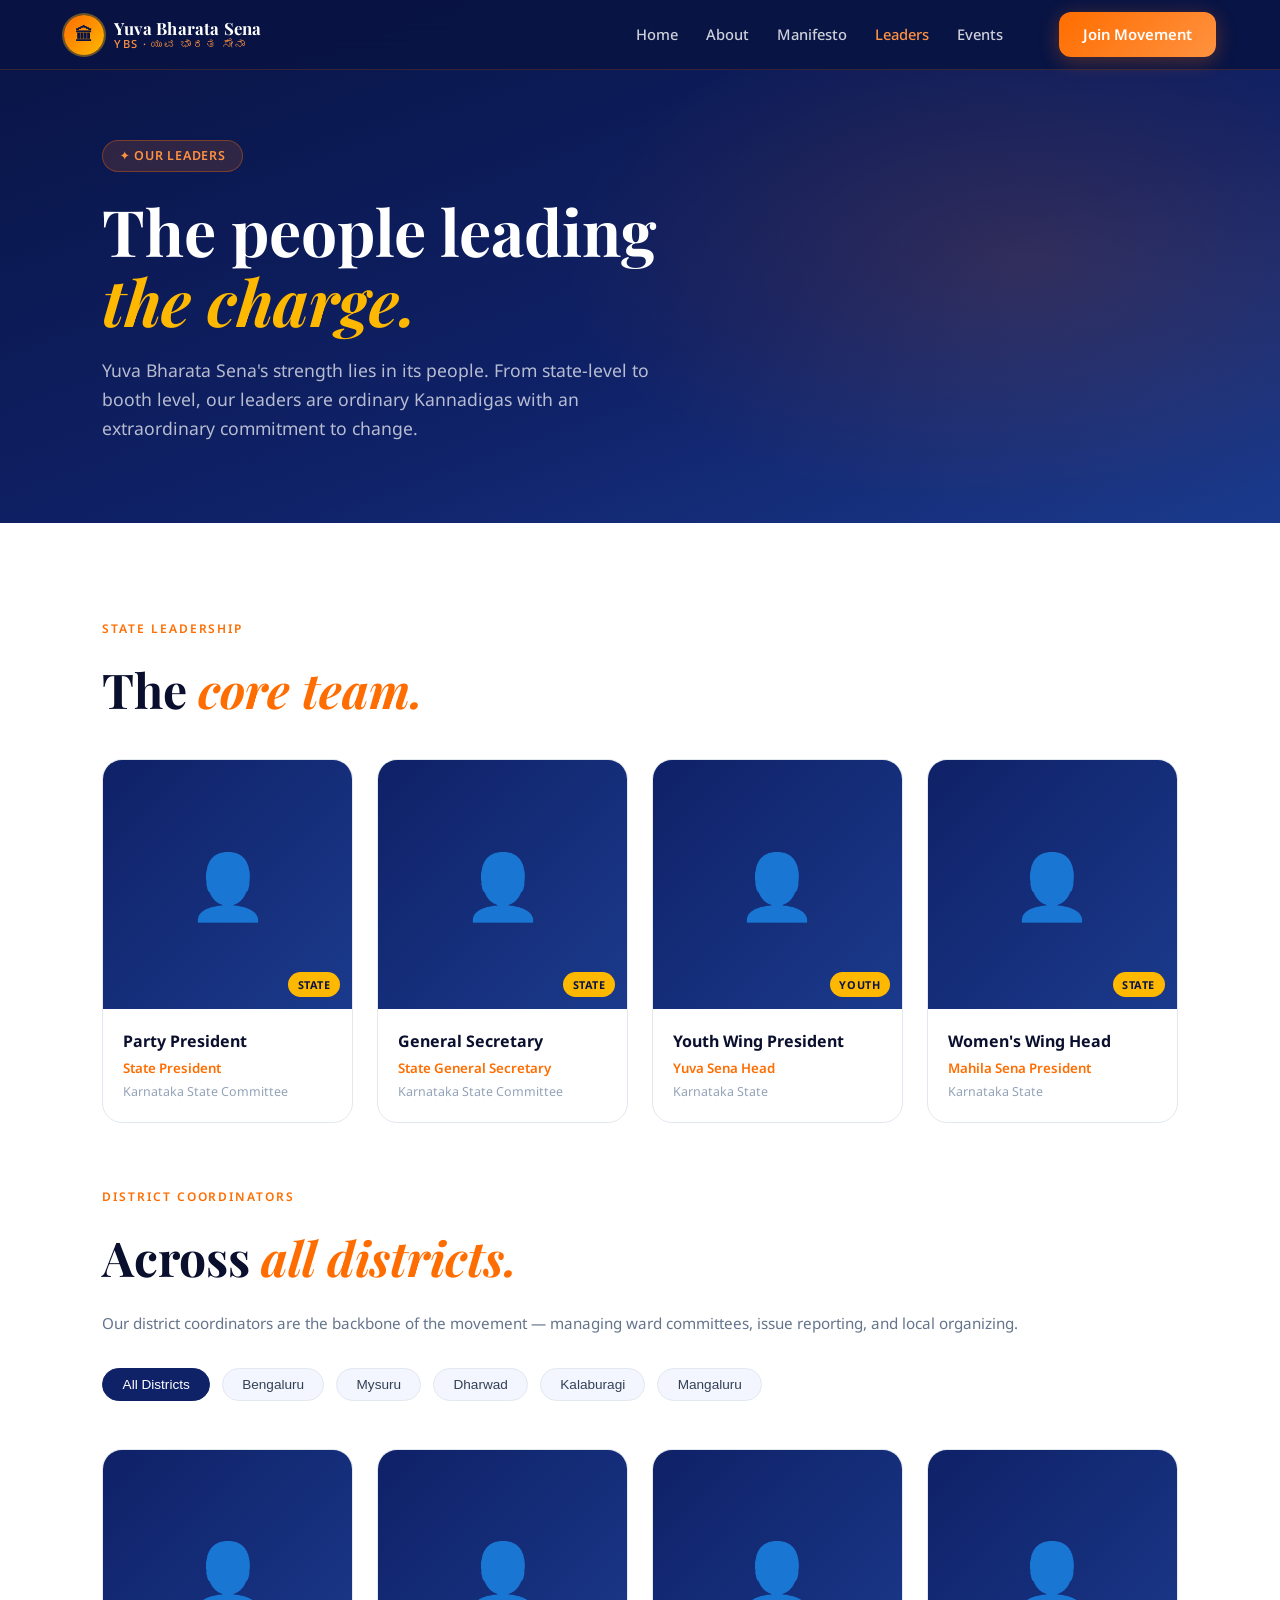
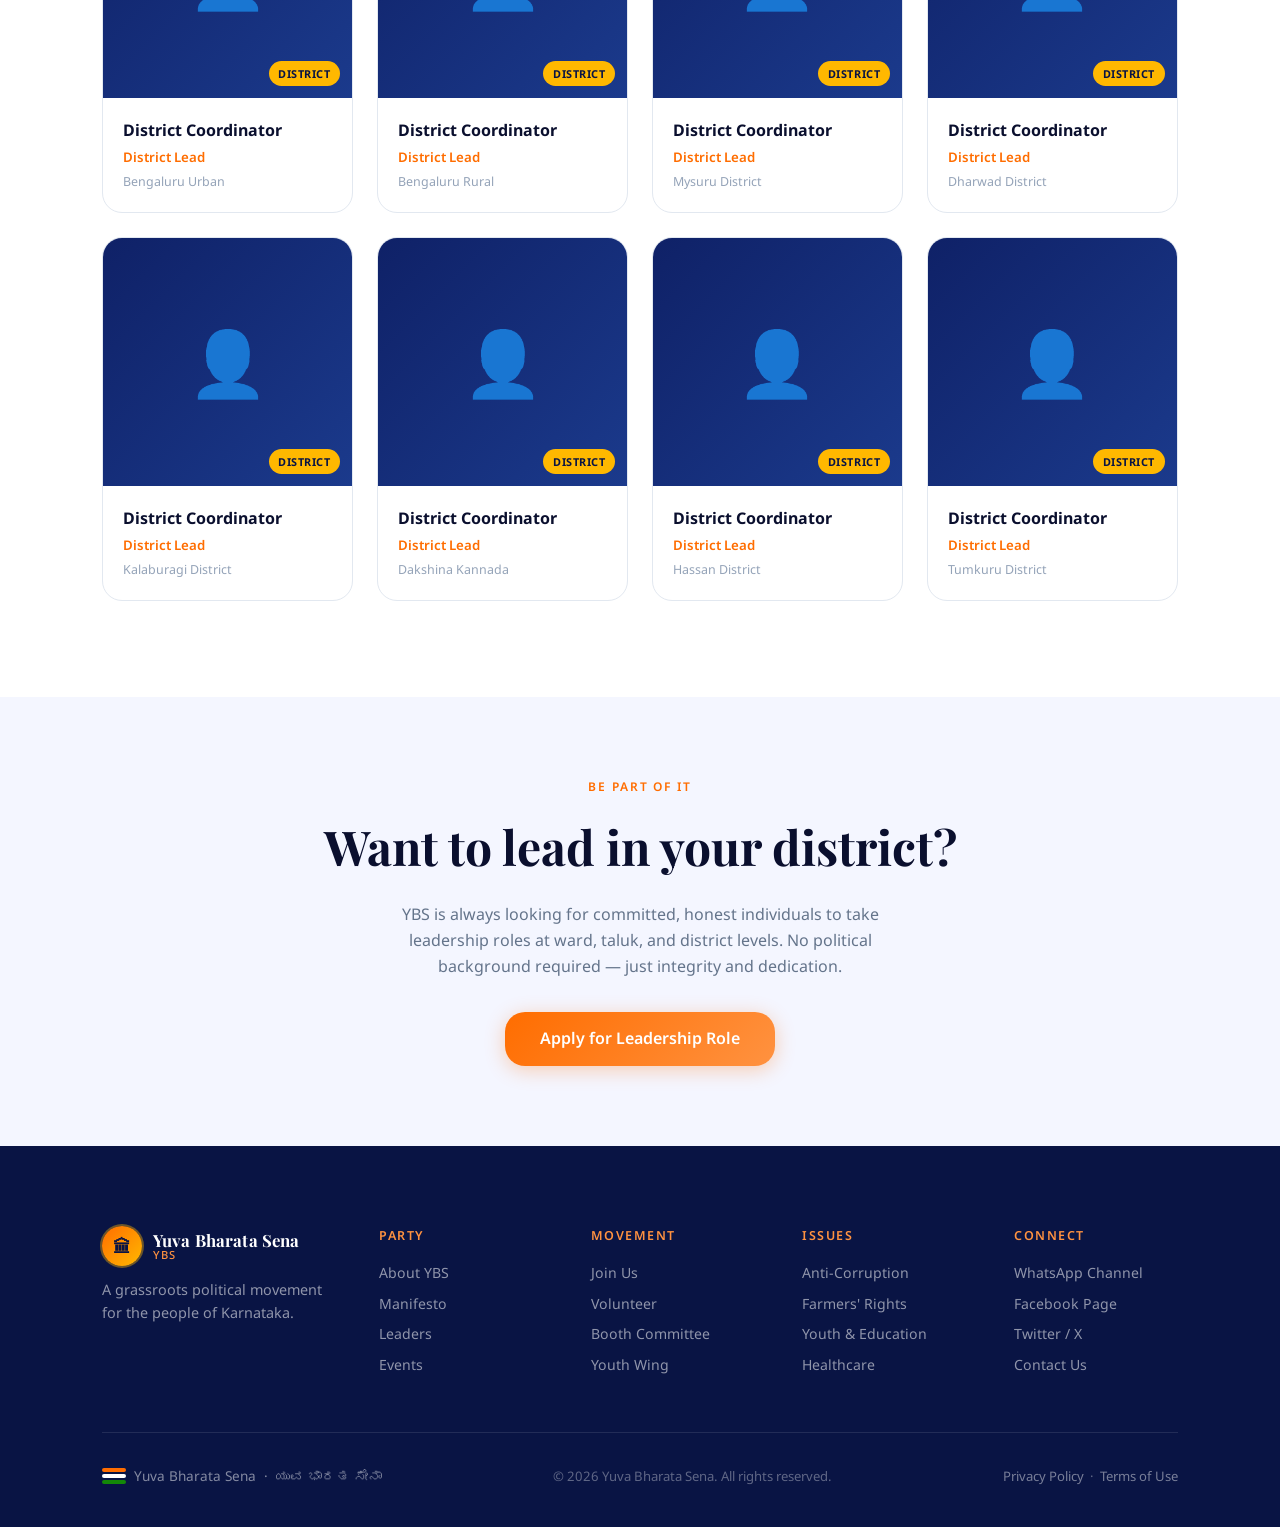
<file: docs/docs/leaders.html>
﻿<!DOCTYPE html>
<html lang="en">
<head>
  <meta charset="UTF-8"/>
  <meta name="viewport" content="width=device-width, initial-scale=1.0"/>
  <title>Leaders — Yuva Bharata Sena</title>
  <meta name="description" content="Meet the leaders of Yuva Bharata Sena — from state-level officials to district coordinators and booth committee heads."/>
  <link rel="stylesheet" href="global.css"/>
  <link rel="stylesheet" href="pages.css"/>
  <link rel="preconnect" href="https://fonts.googleapis.com"/>
  <link href="https://fonts.googleapis.com/css2?family=Playfair+Display:ital,wght@0,700;1,400&family=Noto+Sans:wght@300;400;500;600;700&display=swap" rel="stylesheet"/>
</head>
<body>

  <!-- NAV -->
  <nav class="nav" id="mainNav">
    <a href="index.html" class="nav-logo">
      <div class="nav-logo-emblem">🏛</div>
      <div class="nav-logo-text">
        <span class="nav-logo-name">Yuva Bharata Sena</span>
        <span class="nav-logo-abbr">YBS · ಯುವ ಭಾರತ ಸೇನಾ</span>
      </div>
    </a>
    <ul class="nav-links">
      <li><a href="index.html">Home</a></li>
      <li><a href="about.html">About</a></li>
      <li><a href="manifesto.html">Manifesto</a></li>
      <li><a href="leaders.html" class="active">Leaders</a></li>
      <li><a href="events.html">Events</a></li>
    </ul>
    <div class="nav-cta">
      <a href="join.html" class="btn-primary">Join Movement</a>
    </div>
    <button class="hamburger" id="hamburger">&#9776;</button>
  </nav>

  <!-- PAGE HERO -->
  <section class="page-hero">
    <div class="page-hero-content">
      <span class="hero-badge">✦ Our Leaders</span>
      <h1>The people leading<br/><em>the charge.</em></h1>
      <p>Yuva Bharata Sena's strength lies in its people. From state-level to booth level, our leaders are ordinary Kannadigas with an extraordinary commitment to change.</p>
    </div>
  </section>

  <!-- LEADERS PAGE -->
  <section class="leaders-page-section">

    <!-- State Leadership -->
    <div class="section-label">State Leadership</div>
    <h2 class="section-title" style="margin-bottom:2rem;">The <em>core team.</em></h2>

    <div class="leaders-full-grid" style="margin-bottom:4rem;">
      <div class="leader-full-card">
        <div class="leader-full-avatar">
          👤
          <span class="leader-rank-badge">State</span>
        </div>
        <div class="leader-full-info">
          <h4>Party President</h4>
          <div class="role">State President</div>
          <div class="district">Karnataka State Committee</div>
        </div>
      </div>
      <div class="leader-full-card">
        <div class="leader-full-avatar">
          👤
          <span class="leader-rank-badge">State</span>
        </div>
        <div class="leader-full-info">
          <h4>General Secretary</h4>
          <div class="role">State General Secretary</div>
          <div class="district">Karnataka State Committee</div>
        </div>
      </div>
      <div class="leader-full-card">
        <div class="leader-full-avatar">
          👤
          <span class="leader-rank-badge">Youth</span>
        </div>
        <div class="leader-full-info">
          <h4>Youth Wing President</h4>
          <div class="role">Yuva Sena Head</div>
          <div class="district">Karnataka State</div>
        </div>
      </div>
      <div class="leader-full-card">
        <div class="leader-full-avatar">
          👤
          <span class="leader-rank-badge">State</span>
        </div>
        <div class="leader-full-info">
          <h4>Women's Wing Head</h4>
          <div class="role">Mahila Sena President</div>
          <div class="district">Karnataka State</div>
        </div>
      </div>
    </div>

    <!-- District Leaders -->
    <div class="section-label" style="margin-top:2rem;">District Coordinators</div>
    <h2 class="section-title" style="margin-bottom:1rem;">Across <em>all districts.</em></h2>
    <p style="color:var(--slate-500); margin-bottom:2rem; font-size:.95rem;">Our district coordinators are the backbone of the movement — managing ward committees, issue reporting, and local organizing.</p>

    <!-- Filter Bar -->
    <div class="leaders-filter-bar" id="leaderFilter">
      <button class="filter-btn active" data-filter="all">All Districts</button>
      <button class="filter-btn" data-filter="bengaluru">Bengaluru</button>
      <button class="filter-btn" data-filter="mysuru">Mysuru</button>
      <button class="filter-btn" data-filter="dharwad">Dharwad</button>
      <button class="filter-btn" data-filter="kalaburagi">Kalaburagi</button>
      <button class="filter-btn" data-filter="mangaluru">Mangaluru</button>
    </div>

    <div class="leaders-full-grid">
      <div class="leader-full-card" data-district="bengaluru">
        <div class="leader-full-avatar">👤<span class="leader-rank-badge">District</span></div>
        <div class="leader-full-info">
          <h4>District Coordinator</h4>
          <div class="role">District Lead</div>
          <div class="district">Bengaluru Urban</div>
        </div>
      </div>
      <div class="leader-full-card" data-district="bengaluru">
        <div class="leader-full-avatar">👤<span class="leader-rank-badge">District</span></div>
        <div class="leader-full-info">
          <h4>District Coordinator</h4>
          <div class="role">District Lead</div>
          <div class="district">Bengaluru Rural</div>
        </div>
      </div>
      <div class="leader-full-card" data-district="mysuru">
        <div class="leader-full-avatar">👤<span class="leader-rank-badge">District</span></div>
        <div class="leader-full-info">
          <h4>District Coordinator</h4>
          <div class="role">District Lead</div>
          <div class="district">Mysuru District</div>
        </div>
      </div>
      <div class="leader-full-card" data-district="dharwad">
        <div class="leader-full-avatar">👤<span class="leader-rank-badge">District</span></div>
        <div class="leader-full-info">
          <h4>District Coordinator</h4>
          <div class="role">District Lead</div>
          <div class="district">Dharwad District</div>
        </div>
      </div>
      <div class="leader-full-card" data-district="kalaburagi">
        <div class="leader-full-avatar">👤<span class="leader-rank-badge">District</span></div>
        <div class="leader-full-info">
          <h4>District Coordinator</h4>
          <div class="role">District Lead</div>
          <div class="district">Kalaburagi District</div>
        </div>
      </div>
      <div class="leader-full-card" data-district="mangaluru">
        <div class="leader-full-avatar">👤<span class="leader-rank-badge">District</span></div>
        <div class="leader-full-info">
          <h4>District Coordinator</h4>
          <div class="role">District Lead</div>
          <div class="district">Dakshina Kannada</div>
        </div>
      </div>
      <div class="leader-full-card" data-district="all">
        <div class="leader-full-avatar">👤<span class="leader-rank-badge">District</span></div>
        <div class="leader-full-info">
          <h4>District Coordinator</h4>
          <div class="role">District Lead</div>
          <div class="district">Hassan District</div>
        </div>
      </div>
      <div class="leader-full-card" data-district="all">
        <div class="leader-full-avatar">👤<span class="leader-rank-badge">District</span></div>
        <div class="leader-full-info">
          <h4>District Coordinator</h4>
          <div class="role">District Lead</div>
          <div class="district">Tumkuru District</div>
        </div>
      </div>
    </div>

  </section>

  <!-- JOIN LEADERS CTA -->
  <section class="about-section" style="background:var(--off-white); padding-top:5rem; padding-bottom:5rem; text-align:center;">
    <div class="section-label">Be Part of It</div>
    <h2 class="section-title">Want to lead in your district?</h2>
    <p style="color:var(--slate-500); max-width:500px; margin:0 auto 2rem; font-size:1rem; line-height:1.65;">
      YBS is always looking for committed, honest individuals to take leadership roles at ward, taluk, and district levels. No political background required — just integrity and dedication.
    </p>
    <a href="join.html#leadership" class="btn-primary btn-lg">Apply for Leadership Role</a>
  </section>

  <!-- FOOTER -->
  <footer class="footer">
    <div class="footer-top">
      <div class="footer-brand">
        <a href="index.html" class="nav-logo">
          <div class="nav-logo-emblem">🏛</div>
          <div class="nav-logo-text">
            <span class="nav-logo-name">Yuva Bharata Sena</span>
            <span class="nav-logo-abbr">YBS</span>
          </div>
        </a>
        <p>A grassroots political movement for the people of Karnataka.</p>
      </div>
      <div class="footer-col">
        <h5>Party</h5>
        <a href="about.html">About YBS</a>
        <a href="manifesto.html">Manifesto</a>
        <a href="leaders.html">Leaders</a>
        <a href="events.html">Events</a>
      </div>
      <div class="footer-col">
        <h5>Movement</h5>
        <a href="join.html">Join Us</a>
        <a href="join.html#volunteer">Volunteer</a>
        <a href="join.html#booth">Booth Committee</a>
        <a href="join.html#youth">Youth Wing</a>
      </div>
      <div class="footer-col">
        <h5>Issues</h5>
        <a href="manifesto.html#corruption">Anti-Corruption</a>
        <a href="manifesto.html#farmers">Farmers' Rights</a>
        <a href="manifesto.html#youth">Youth & Education</a>
        <a href="manifesto.html#health">Healthcare</a>
      </div>
      <div class="footer-col">
        <h5>Connect</h5>
        <a href="#">WhatsApp Channel</a>
        <a href="#">Facebook Page</a>
        <a href="#">Twitter / X</a>
        <a href="#">Contact Us</a>
      </div>
    </div>
    <div class="footer-bottom">
      <div class="footer-flag">
        <div class="flag-stripe"><span></span><span></span><span></span></div>
        Yuva Bharata Sena &nbsp;·&nbsp; ಯುವ ಭಾರತ ಸೇನಾ
      </div>
      <span>© 2026 Yuva Bharata Sena. All rights reserved.</span>
      <div><a href="#">Privacy Policy</a> &nbsp;·&nbsp; <a href="#">Terms of Use</a></div>
    </div>
  </footer>

  <script src="main.js"></script>
</body>
</html>
</file>
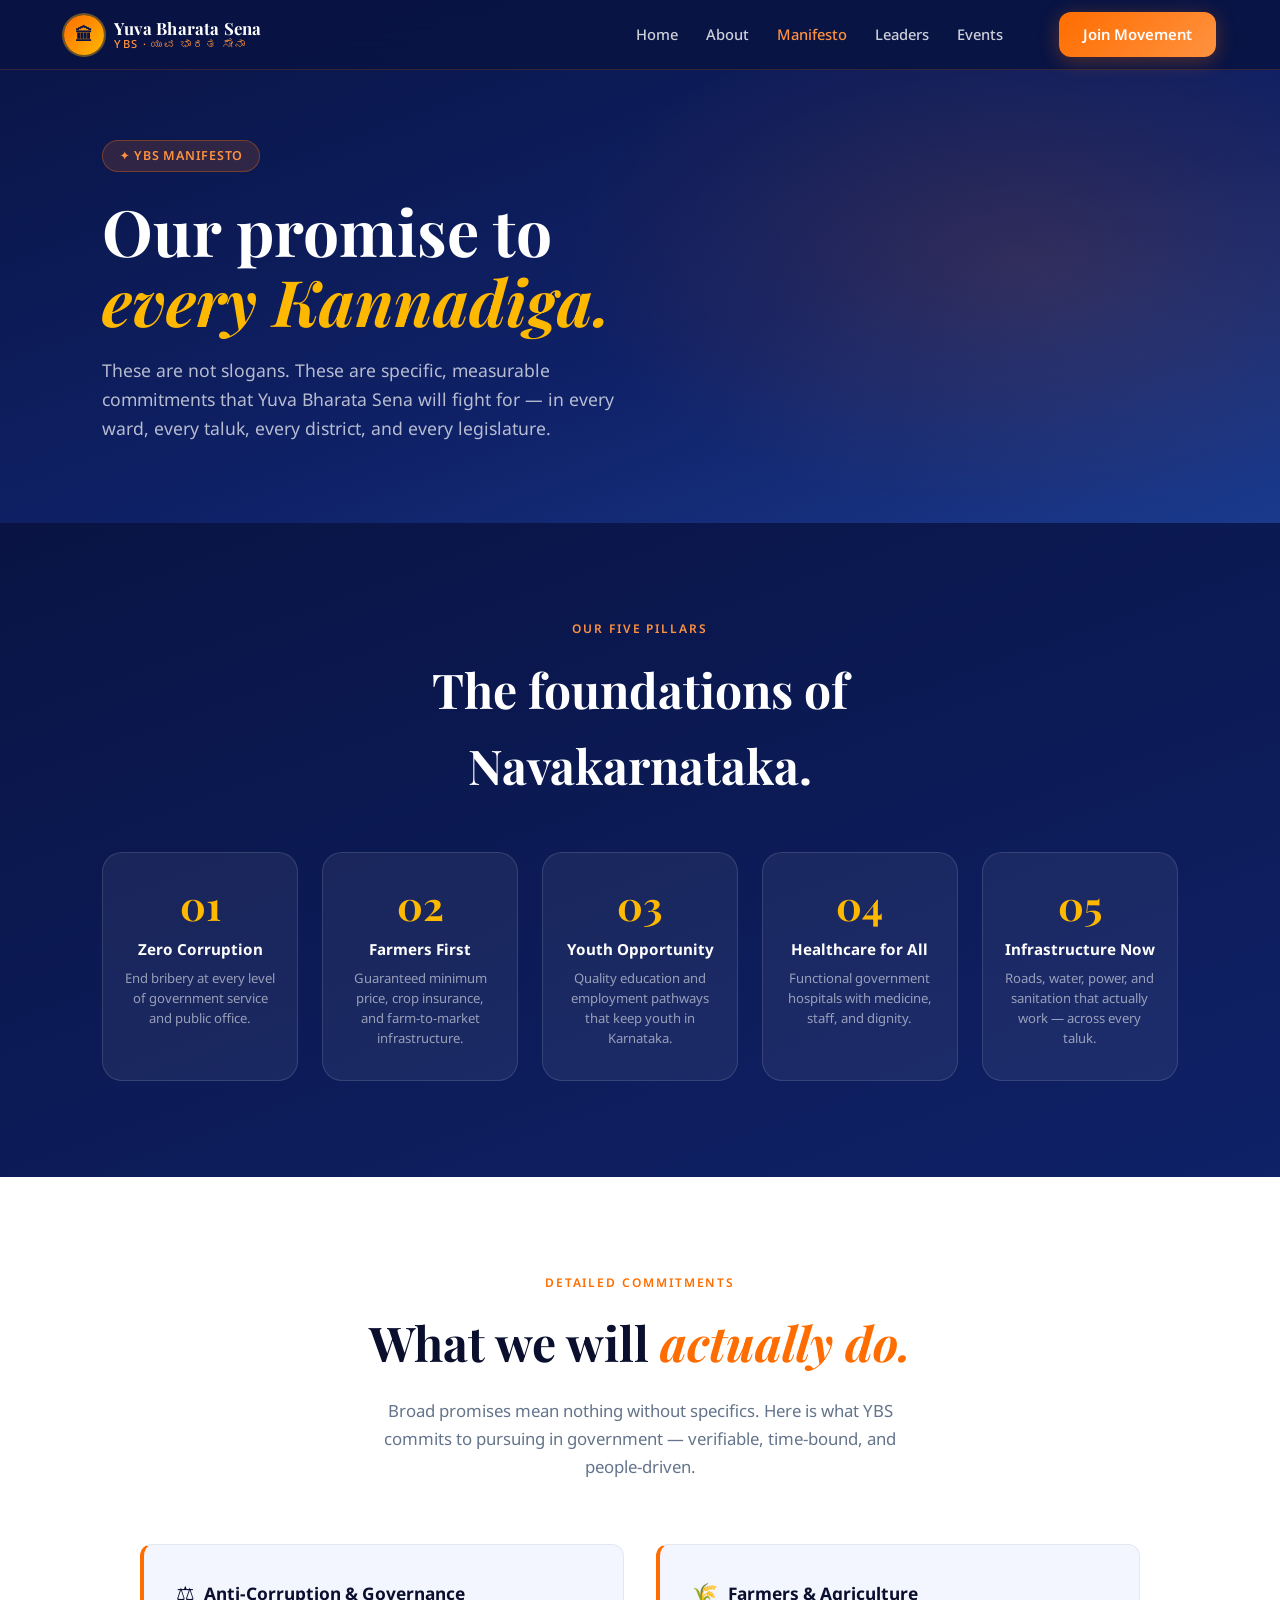
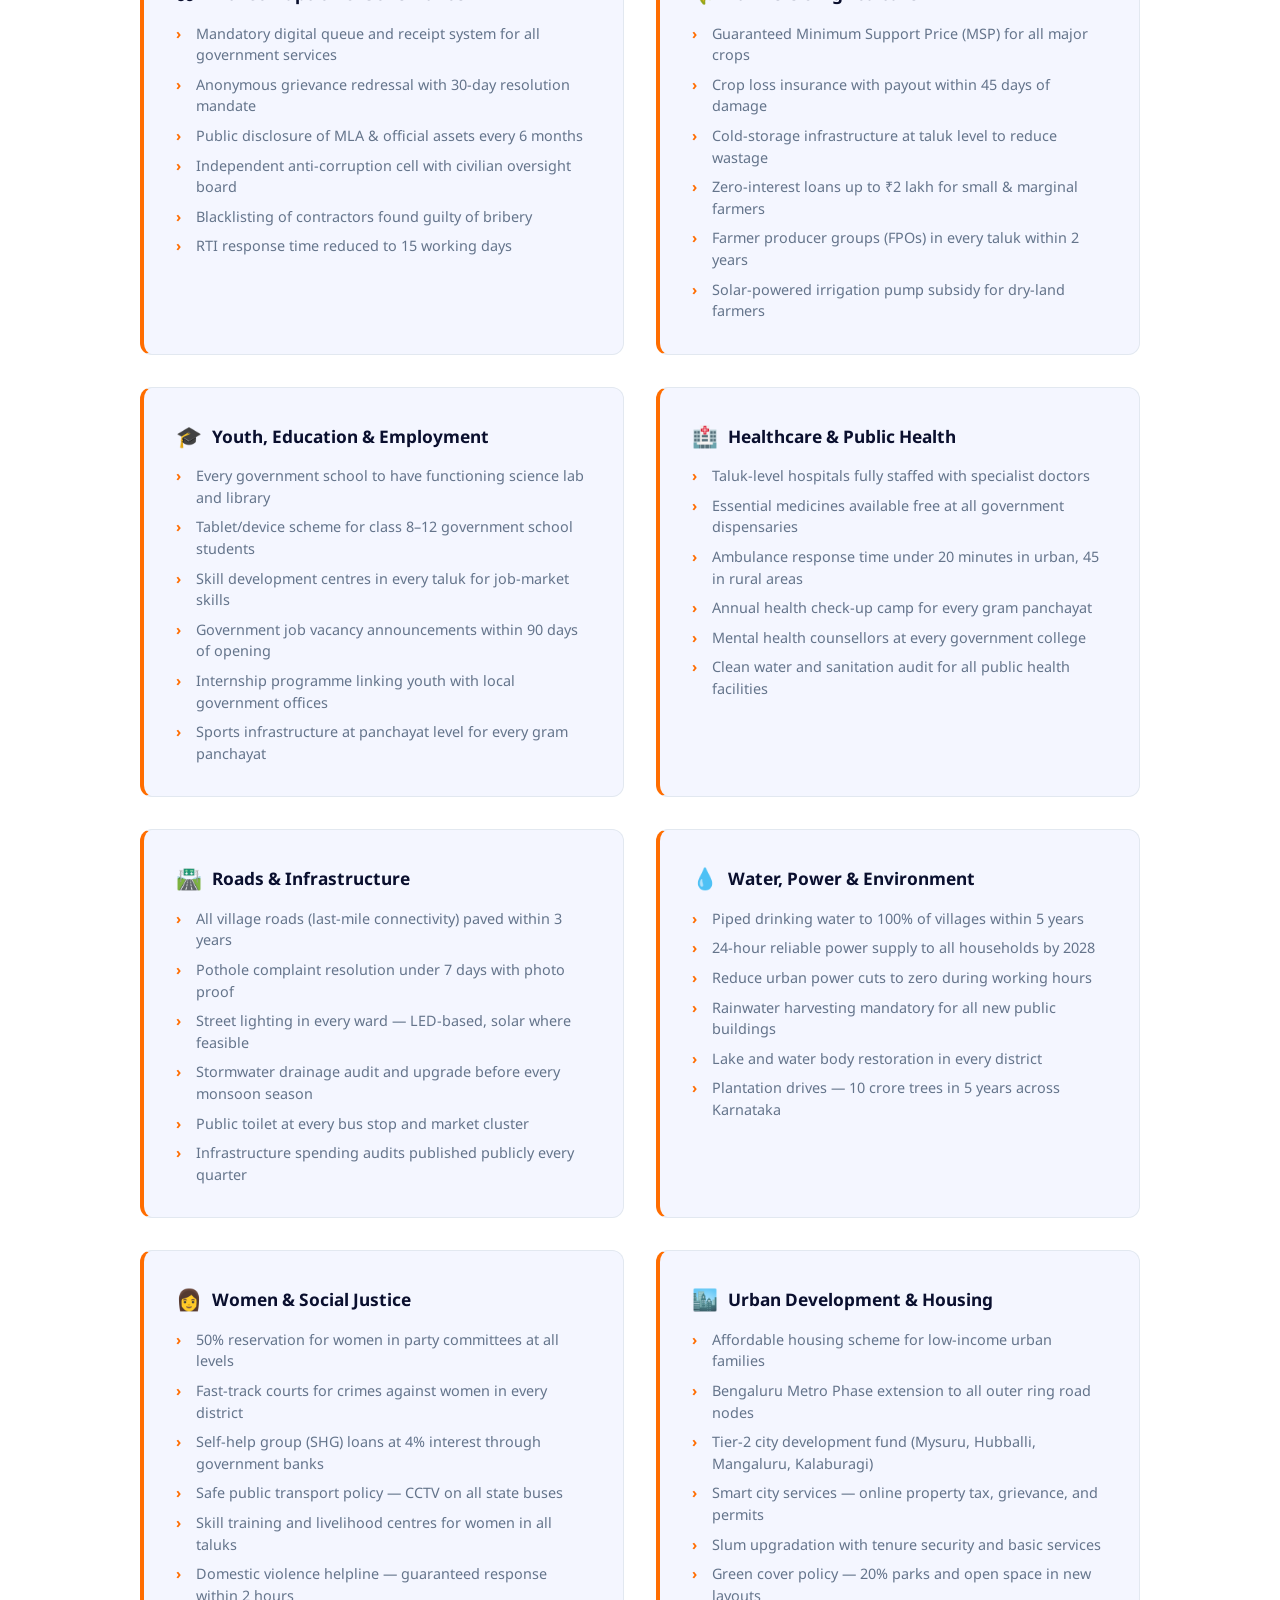
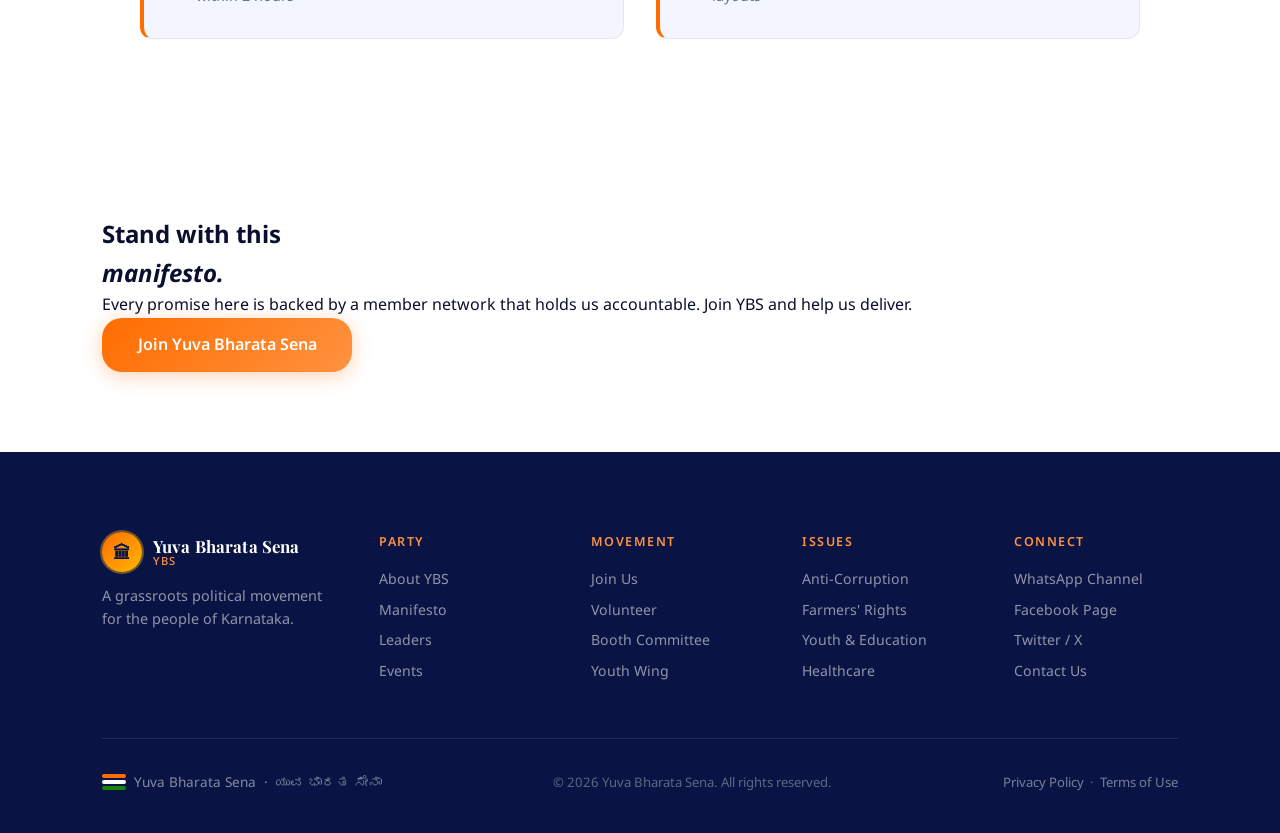
<file: docs/docs/manifesto.html>
﻿<!DOCTYPE html>
<html lang="en">
<head>
  <meta charset="UTF-8"/>
  <meta name="viewport" content="width=device-width, initial-scale=1.0"/>
  <title>Manifesto — Yuva Bharata Sena</title>
  <meta name="description" content="The Yuva Bharata Sena manifesto — our detailed promises on governance, farmers, youth, healthcare, infrastructure, and more."/>
  <link rel="stylesheet" href="global.css"/>
  <link rel="stylesheet" href="pages.css"/>
  <link rel="preconnect" href="https://fonts.googleapis.com"/>
  <link href="https://fonts.googleapis.com/css2?family=Playfair+Display:ital,wght@0,700;1,400&family=Noto+Sans:wght@300;400;500;600;700&display=swap" rel="stylesheet"/>
</head>
<body>

  <!-- NAV -->
  <nav class="nav" id="mainNav">
    <a href="index.html" class="nav-logo">
      <div class="nav-logo-emblem">🏛</div>
      <div class="nav-logo-text">
        <span class="nav-logo-name">Yuva Bharata Sena</span>
        <span class="nav-logo-abbr">YBS · ಯುವ ಭಾರತ ಸೇನಾ</span>
      </div>
    </a>
    <ul class="nav-links">
      <li><a href="index.html">Home</a></li>
      <li><a href="about.html">About</a></li>
      <li><a href="manifesto.html" class="active">Manifesto</a></li>
      <li><a href="leaders.html">Leaders</a></li>
      <li><a href="events.html">Events</a></li>
    </ul>
    <div class="nav-cta">
      <a href="join.html" class="btn-primary">Join Movement</a>
    </div>
    <button class="hamburger" id="hamburger">&#9776;</button>
  </nav>

  <!-- PAGE HERO -->
  <section class="page-hero">
    <div class="page-hero-content">
      <span class="hero-badge">✦ YBS Manifesto</span>
      <h1>Our promise to<br/><em>every Kannadiga.</em></h1>
      <p>These are not slogans. These are specific, measurable commitments that Yuva Bharata Sena will fight for — in every ward, every taluk, every district, and every legislature.</p>
    </div>
  </section>

  <!-- FIVE PROMISES -->
  <section class="five-promises">
    <div class="section-label">Our Five Pillars</div>
    <h2 class="section-title">The foundations of<br/>Navakarnataka.</h2>
    <div class="promises-row">
      <div class="promise-card">
        <div class="promise-num">01</div>
        <h4>Zero Corruption</h4>
        <p>End bribery at every level of government service and public office.</p>
      </div>
      <div class="promise-card">
        <div class="promise-num">02</div>
        <h4>Farmers First</h4>
        <p>Guaranteed minimum price, crop insurance, and farm-to-market infrastructure.</p>
      </div>
      <div class="promise-card">
        <div class="promise-num">03</div>
        <h4>Youth Opportunity</h4>
        <p>Quality education and employment pathways that keep youth in Karnataka.</p>
      </div>
      <div class="promise-card">
        <div class="promise-num">04</div>
        <h4>Healthcare for All</h4>
        <p>Functional government hospitals with medicine, staff, and dignity.</p>
      </div>
      <div class="promise-card">
        <div class="promise-num">05</div>
        <h4>Infrastructure Now</h4>
        <p>Roads, water, power, and sanitation that actually work — across every taluk.</p>
      </div>
    </div>
  </section>

  <!-- DETAILED MANIFESTO PILLARS -->
  <section class="manifesto-section" id="manifesto-detail">
    <div class="manifesto-intro">
      <div class="section-label">Detailed Commitments</div>
      <h2 class="section-title">What we will <em>actually do.</em></h2>
      <p class="section-sub" style="margin:0 auto; text-align:center;">
        Broad promises mean nothing without specifics. Here is what YBS commits to pursuing in government — verifiable, time-bound, and people-driven.
      </p>
    </div>

    <div class="manifesto-pillars">

      <!-- Anti-Corruption -->
      <div class="manifesto-pillar" id="corruption">
        <h3><span class="pillar-icon">⚖️</span> Anti-Corruption &amp; Governance</h3>
        <ul>
          <li>Mandatory digital queue and receipt system for all government services</li>
          <li>Anonymous grievance redressal with 30-day resolution mandate</li>
          <li>Public disclosure of MLA &amp; official assets every 6 months</li>
          <li>Independent anti-corruption cell with civilian oversight board</li>
          <li>Blacklisting of contractors found guilty of bribery</li>
          <li>RTI response time reduced to 15 working days</li>
        </ul>
      </div>

      <!-- Farmers -->
      <div class="manifesto-pillar" id="farmers">
        <h3><span class="pillar-icon">🌾</span> Farmers &amp; Agriculture</h3>
        <ul>
          <li>Guaranteed Minimum Support Price (MSP) for all major crops</li>
          <li>Crop loss insurance with payout within 45 days of damage</li>
          <li>Cold-storage infrastructure at taluk level to reduce wastage</li>
          <li>Zero-interest loans up to ₹2 lakh for small &amp; marginal farmers</li>
          <li>Farmer producer groups (FPOs) in every taluk within 2 years</li>
          <li>Solar-powered irrigation pump subsidy for dry-land farmers</li>
        </ul>
      </div>

      <!-- Youth & Education -->
      <div class="manifesto-pillar" id="youth">
        <h3><span class="pillar-icon">🎓</span> Youth, Education &amp; Employment</h3>
        <ul>
          <li>Every government school to have functioning science lab and library</li>
          <li>Tablet/device scheme for class 8–12 government school students</li>
          <li>Skill development centres in every taluk for job-market skills</li>
          <li>Government job vacancy announcements within 90 days of opening</li>
          <li>Internship programme linking youth with local government offices</li>
          <li>Sports infrastructure at panchayat level for every gram panchayat</li>
        </ul>
      </div>

      <!-- Healthcare -->
      <div class="manifesto-pillar" id="health">
        <h3><span class="pillar-icon">🏥</span> Healthcare &amp; Public Health</h3>
        <ul>
          <li>Taluk-level hospitals fully staffed with specialist doctors</li>
          <li>Essential medicines available free at all government dispensaries</li>
          <li>Ambulance response time under 20 minutes in urban, 45 in rural areas</li>
          <li>Annual health check-up camp for every gram panchayat</li>
          <li>Mental health counsellors at every government college</li>
          <li>Clean water and sanitation audit for all public health facilities</li>
        </ul>
      </div>

      <!-- Roads & Infrastructure -->
      <div class="manifesto-pillar" id="infrastructure">
        <h3><span class="pillar-icon">🛣️</span> Roads &amp; Infrastructure</h3>
        <ul>
          <li>All village roads (last-mile connectivity) paved within 3 years</li>
          <li>Pothole complaint resolution under 7 days with photo proof</li>
          <li>Street lighting in every ward — LED-based, solar where feasible</li>
          <li>Stormwater drainage audit and upgrade before every monsoon season</li>
          <li>Public toilet at every bus stop and market cluster</li>
          <li>Infrastructure spending audits published publicly every quarter</li>
        </ul>
      </div>

      <!-- Water & Power -->
      <div class="manifesto-pillar" id="water">
        <h3><span class="pillar-icon">💧</span> Water, Power &amp; Environment</h3>
        <ul>
          <li>Piped drinking water to 100% of villages within 5 years</li>
          <li>24-hour reliable power supply to all households by 2028</li>
          <li>Reduce urban power cuts to zero during working hours</li>
          <li>Rainwater harvesting mandatory for all new public buildings</li>
          <li>Lake and water body restoration in every district</li>
          <li>Plantation drives — 10 crore trees in 5 years across Karnataka</li>
        </ul>
      </div>

      <!-- Women & Social Justice -->
      <div class="manifesto-pillar" id="women">
        <h3><span class="pillar-icon">👩</span> Women &amp; Social Justice</h3>
        <ul>
          <li>50% reservation for women in party committees at all levels</li>
          <li>Fast-track courts for crimes against women in every district</li>
          <li>Self-help group (SHG) loans at 4% interest through government banks</li>
          <li>Safe public transport policy — CCTV on all state buses</li>
          <li>Skill training and livelihood centres for women in all taluks</li>
          <li>Domestic violence helpline — guaranteed response within 2 hours</li>
        </ul>
      </div>

      <!-- Urban Development -->
      <div class="manifesto-pillar" id="urban">
        <h3><span class="pillar-icon">🏙️</span> Urban Development &amp; Housing</h3>
        <ul>
          <li>Affordable housing scheme for low-income urban families</li>
          <li>Bengaluru Metro Phase extension to all outer ring road nodes</li>
          <li>Tier-2 city development fund (Mysuru, Hubballi, Mangaluru, Kalaburagi)</li>
          <li>Smart city services — online property tax, grievance, and permits</li>
          <li>Slum upgradation with tenure security and basic services</li>
          <li>Green cover policy — 20% parks and open space in new layouts</li>
        </ul>
      </div>

    </div>
  </section>

  <!-- CTA -->
  <section class="join-banner" style="padding:5rem 8vw;">
    <div class="join-banner-glow"></div>
    <div class="join-banner-content">
      <h2>Stand with this<br/><em>manifesto.</em></h2>
      <p>Every promise here is backed by a member network that holds us accountable. Join YBS and help us deliver.</p>
      <div class="join-banner-actions">
        <a href="join.html" class="btn-primary btn-lg">Join Yuva Bharata Sena</a>
        <a href="about.html" class="btn-outline btn-lg">About YBS</a>
      </div>
    </div>
  </section>

  <!-- FOOTER -->
  <footer class="footer">
    <div class="footer-top">
      <div class="footer-brand">
        <a href="index.html" class="nav-logo">
          <div class="nav-logo-emblem">🏛</div>
          <div class="nav-logo-text">
            <span class="nav-logo-name">Yuva Bharata Sena</span>
            <span class="nav-logo-abbr">YBS</span>
          </div>
        </a>
        <p>A grassroots political movement for the people of Karnataka.</p>
      </div>
      <div class="footer-col">
        <h5>Party</h5>
        <a href="about.html">About YBS</a>
        <a href="manifesto.html">Manifesto</a>
        <a href="leaders.html">Leaders</a>
        <a href="events.html">Events</a>
      </div>
      <div class="footer-col">
        <h5>Movement</h5>
        <a href="join.html">Join Us</a>
        <a href="join.html#volunteer">Volunteer</a>
        <a href="join.html#booth">Booth Committee</a>
        <a href="join.html#youth">Youth Wing</a>
      </div>
      <div class="footer-col">
        <h5>Issues</h5>
        <a href="#corruption">Anti-Corruption</a>
        <a href="#farmers">Farmers' Rights</a>
        <a href="#youth">Youth & Education</a>
        <a href="#health">Healthcare</a>
      </div>
      <div class="footer-col">
        <h5>Connect</h5>
        <a href="#">WhatsApp Channel</a>
        <a href="#">Facebook Page</a>
        <a href="#">Twitter / X</a>
        <a href="#">Contact Us</a>
      </div>
    </div>
    <div class="footer-bottom">
      <div class="footer-flag">
        <div class="flag-stripe"><span></span><span></span><span></span></div>
        Yuva Bharata Sena &nbsp;·&nbsp; ಯುವ ಭಾರತ ಸೇನಾ
      </div>
      <span>© 2026 Yuva Bharata Sena. All rights reserved.</span>
      <div><a href="#">Privacy Policy</a> &nbsp;·&nbsp; <a href="#">Terms of Use</a></div>
    </div>
  </footer>

  <script src="main.js"></script>
</body>
</html>
</file>
<file: docs/global.css>
/* ===========================
   Karnataka Vijaya Sena — Global Styles
   =========================== */

*, *::before, *::after { box-sizing: border-box; margin: 0; padding: 0; }

:root {
  /* Brand — Deep Navy + Saffron + Gold */
  --navy:         #0F2167;
  --navy-dark:    #091444;
  --navy-mid:     #1B3A8C;
  --navy-light:   #2A4FA8;
  --saffron:      #FF6D00;
  --saffron-light:#FF9240;
  --saffron-pale: #FFF3EB;
  --gold:         #FFB800;
  --gold-light:   #FFD966;
  --gold-pale:    #FFFBEB;

  /* Neutral */
  --white:        #ffffff;
  --off-white:    #F4F6FF;
  --slate-100:    #f1f5f9;
  --slate-200:    #e2e8f0;
  --slate-300:    #cbd5e1;
  --slate-400:    #94a3b8;
  --slate-500:    #64748b;
  --slate-700:    #334155;
  --slate-900:    #0A0F2E;

  /* Radii */
  --radius-sm:    6px;
  --radius-md:    12px;
  --radius-lg:    20px;
  --radius-xl:    32px;

  /* Shadows */
  --shadow-sm:    0 1px 3px rgba(15,33,103,.07), 0 1px 2px rgba(0,0,0,.04);
  --shadow-md:    0 4px 16px rgba(15,33,103,.12), 0 1px 4px rgba(0,0,0,.06);
  --shadow-lg:    0 12px 40px rgba(15,33,103,.16), 0 4px 12px rgba(0,0,0,.08);
  --shadow-saffron: 0 4px 20px rgba(255,109,0,.30);

  /* Typography */
  --font-display: 'Playfair Display', Georgia, serif;
  --font-body:    'Noto Sans', 'DM Sans', system-ui, sans-serif;

  --transition:   0.22s cubic-bezier(.4,0,.2,1);
}

html { scroll-behavior: smooth; font-size: 16px; }

body {
  font-family: var(--font-body);
  background: var(--white);
  color: var(--slate-900);
  line-height: 1.6;
  -webkit-font-smoothing: antialiased;
}

/* ── Navigation ── */
.nav {
  position: fixed; top: 0; left: 0; right: 0; z-index: 100;
  display: flex; align-items: center; gap: 2rem;
  padding: 0 5vw;
  height: 70px;
  background: rgba(9,20,68,.96);
  backdrop-filter: blur(16px);
  border-bottom: 1px solid rgba(255,109,0,.18);
}

.nav-logo {
  display: flex; align-items: center; gap: .65rem;
  text-decoration: none;
  flex-shrink: 0;
}
.nav-logo-emblem {
  width: 40px; height: 40px;
  background: linear-gradient(135deg, var(--saffron) 0%, var(--gold) 100%);
  border-radius: 50%;
  display: flex; align-items: center; justify-content: center;
  font-size: 1.1rem;
  font-weight: 900;
  color: var(--navy-dark);
  box-shadow: 0 0 0 2px rgba(255,184,0,.4);
  flex-shrink: 0;
}
.nav-logo-text {
  display: flex; flex-direction: column; line-height: 1.1;
}
.nav-logo-name {
  font-family: var(--font-display);
  font-size: 1.05rem;
  font-weight: 700;
  color: var(--white);
  letter-spacing: .01em;
}
.nav-logo-abbr {
  font-size: .7rem;
  font-weight: 500;
  color: var(--saffron-light);
  letter-spacing: .12em;
  text-transform: uppercase;
}

.nav-links {
  list-style: none;
  display: flex; gap: 1.75rem;
  margin-left: auto;
}
.nav-links a {
  text-decoration: none;
  color: rgba(255,255,255,.80);
  font-size: .92rem;
  font-weight: 500;
  transition: color var(--transition);
}
.nav-links a:hover, .nav-links a.active { color: var(--saffron-light); }

.nav-cta {
  display: flex; align-items: center; gap: .75rem;
  margin-left: 1.5rem;
}

/* ── Buttons ── */
.btn-primary {
  display: inline-block;
  background: linear-gradient(135deg, var(--saffron) 0%, var(--saffron-light) 100%);
  color: var(--white);
  padding: .65rem 1.5rem;
  border-radius: var(--radius-md);
  font-weight: 600;
  font-size: .93rem;
  text-decoration: none;
  transition: all var(--transition);
  box-shadow: var(--shadow-saffron);
  border: none;
  cursor: pointer;
}
.btn-primary:hover {
  background: linear-gradient(135deg, var(--saffron-light) 0%, var(--gold) 100%);
  transform: translateY(-2px);
  box-shadow: 0 6px 24px rgba(255,109,0,.40);
}
.btn-primary.btn-lg { padding: .9rem 2.2rem; font-size: 1rem; border-radius: var(--radius-lg); }

.btn-outline {
  display: inline-block;
  color: var(--white);
  border: 1.5px solid rgba(255,255,255,.45);
  padding: .83rem 1.8rem;
  border-radius: var(--radius-lg);
  font-weight: 500;
  font-size: 1rem;
  text-decoration: none;
  transition: all var(--transition);
  background: transparent;
}
.btn-outline:hover {
  background: rgba(255,255,255,.10);
  border-color: var(--saffron-light);
  color: var(--saffron-light);
}

.btn-ghost {
  display: inline-block;
  color: rgba(255,255,255,.75);
  padding: .65rem 1.2rem;
  border-radius: var(--radius-md);
  font-weight: 500;
  font-size: .93rem;
  text-decoration: none;
  transition: color var(--transition), background var(--transition);
}
.btn-ghost:hover { color: var(--white); background: rgba(255,255,255,.10); }

.btn-navy {
  display: inline-block;
  background: var(--navy);
  color: var(--white);
  padding: .65rem 1.5rem;
  border-radius: var(--radius-md);
  font-weight: 600;
  font-size: .93rem;
  text-decoration: none;
  transition: all var(--transition);
  box-shadow: var(--shadow-md);
}
.btn-navy:hover { background: var(--navy-mid); transform: translateY(-1px); }
.btn-navy.btn-lg { padding: .9rem 2.2rem; font-size: 1rem; border-radius: var(--radius-lg); }

/* ── Section shared ── */
.section-label {
  font-size: .75rem;
  font-weight: 600;
  letter-spacing: .16em;
  text-transform: uppercase;
  color: var(--saffron);
  margin-bottom: .75rem;
}
.section-title {
  font-family: var(--font-display);
  font-size: clamp(2rem, 4vw, 3rem);
  font-weight: 700;
  color: var(--slate-900);
  margin-bottom: 1rem;
}
.section-title em {
  font-style: italic;
  color: var(--saffron);
}
.section-sub {
  font-size: 1.05rem;
  color: var(--slate-500);
  max-width: 560px;
  line-height: 1.65;
  margin-bottom: 3rem;
}

/* ── Footer ── */
.footer {
  background: var(--navy-dark);
  color: rgba(255,255,255,.70);
  padding: 5rem 8vw 2.5rem;
}
.footer-top {
  display: grid;
  grid-template-columns: 1.4fr repeat(4, 1fr);
  gap: 3rem;
  padding-bottom: 3rem;
  border-bottom: 1px solid rgba(255,255,255,.10);
  margin-bottom: 2rem;
}
.footer-brand p {
  font-size: .9rem;
  margin-top: .75rem;
  max-width: 220px;
  line-height: 1.6;
  color: rgba(255,255,255,.55);
}
.footer-col h5 {
  font-size: .78rem;
  font-weight: 600;
  letter-spacing: .12em;
  text-transform: uppercase;
  color: var(--saffron-light);
  margin-bottom: 1rem;
}
.footer-col a {
  display: block;
  font-size: .88rem;
  color: rgba(255,255,255,.55);
  text-decoration: none;
  margin-bottom: .5rem;
  transition: color var(--transition);
}
.footer-col a:hover { color: var(--white); }
.footer-bottom {
  display: flex; justify-content: space-between; align-items: center; flex-wrap: wrap; gap: 1rem;
  font-size: .82rem;
  color: rgba(255,255,255,.35);
}
.footer-bottom a { color: rgba(255,255,255,.45); text-decoration: none; transition: color var(--transition); }
.footer-bottom a:hover { color: var(--saffron-light); }
.footer-flag {
  display: flex; align-items: center; gap: .5rem;
  font-size: .85rem;
  color: rgba(255,255,255,.5);
}
.flag-stripe {
  display: flex; flex-direction: column;
  gap: 2px; width: 24px;
}
.flag-stripe span { height: 4px; border-radius: 2px; }
.flag-stripe span:nth-child(1) { background: #FF6D00; }
.flag-stripe span:nth-child(2) { background: #fff; }
.flag-stripe span:nth-child(3) { background: #138808; }

/* ── Hamburger Mobile ── */
.hamburger {
  display: none;
  background: none;
  border: none;
  cursor: pointer;
  font-size: 1.5rem;
  color: var(--white);
  margin-left: auto;
  padding: .25rem;
}

@media (max-width: 860px) {
  .hamburger { display: block; }
  .nav-links, .nav-cta { display: none; }

  .nav.nav-open .nav-links,
  .nav.nav-open .nav-cta {
    display: flex;
    flex-direction: column;
    position: fixed;
    top: 70px; left: 0; right: 0;
    background: var(--navy-dark);
    padding: 1.5rem 2rem;
    gap: 1rem;
    border-bottom: 1px solid rgba(255,109,0,.2);
    z-index: 99;
  }
  .nav.nav-open .nav-cta { top: auto; border-bottom: none; }

  .footer-top {
    grid-template-columns: 1fr 1fr;
  }
  .footer-brand { grid-column: 1 / -1; }
}

@media (max-width: 520px) {
  .footer-top { grid-template-columns: 1fr; }
}

/* ── Animations ── */
@keyframes fadeUp {
  from { opacity: 0; transform: translateY(28px); }
  to   { opacity: 1; transform: translateY(0); }
}
@keyframes fadeIn {
  from { opacity: 0; }
  to   { opacity: 1; }
}
</file>
<file: docs/home.css>
/* ===========================
   KVS — Home Page Styles
   =========================== */

/* ── Hero ── */
.hero {
  position: relative;
  min-height: 100vh;
  display: flex;
  align-items: center;
  justify-content: center;
  gap: 5vw;
  padding: 110px 8vw 80px;
  overflow: hidden;
  background: linear-gradient(160deg, var(--navy-dark) 0%, var(--navy) 50%, var(--navy-mid) 100%);
}

.hero-bg-pattern {
  position: absolute; inset: 0; z-index: 0;
  background-image:
    radial-gradient(circle at 20% 50%, rgba(255,109,0,.12) 0%, transparent 50%),
    radial-gradient(circle at 80% 20%, rgba(255,184,0,.10) 0%, transparent 40%),
    radial-gradient(circle at 60% 80%, rgba(27,58,140,.40) 0%, transparent 50%);
}

.hero-bg-grid {
  position: absolute; inset: 0; z-index: 0;
  background-image:
    linear-gradient(rgba(255,255,255,.04) 1px, transparent 1px),
    linear-gradient(90deg, rgba(255,255,255,.04) 1px, transparent 1px);
  background-size: 56px 56px;
  mask-image: radial-gradient(ellipse 90% 80% at 50% 0%, black 40%, transparent 100%);
}

.hero-content {
  position: relative; z-index: 1;
  max-width: 600px;
  animation: fadeUp .9s cubic-bezier(.4,0,.2,1) both;
}

.hero-badge {
  display: inline-flex; align-items: center; gap: .4rem;
  background: rgba(255,109,0,.15);
  color: var(--saffron-light);
  border: 1px solid rgba(255,109,0,.35);
  border-radius: 100px;
  padding: .3rem 1rem;
  font-size: .78rem;
  font-weight: 600;
  letter-spacing: .06em;
  margin-bottom: 1.5rem;
  text-transform: uppercase;
}

.hero-title {
  font-family: var(--font-display);
  font-size: clamp(2.8rem, 6vw, 4.8rem);
  font-weight: 700;
  line-height: 1.05;
  color: var(--white);
  margin-bottom: 1.25rem;
}
.hero-title .party-name {
  display: block;
  font-size: .55em;
  letter-spacing: .06em;
  font-style: normal;
  font-weight: 400;
  color: var(--saffron-light);
  text-transform: uppercase;
  margin-bottom: .3rem;
  font-family: var(--font-body);
}
.hero-title em {
  font-style: italic;
  color: var(--gold);
}

.hero-sub {
  font-size: 1.1rem;
  color: rgba(255,255,255,.72);
  max-width: 480px;
  line-height: 1.7;
  margin-bottom: 2.2rem;
}

.hero-actions {
  display: flex; flex-wrap: wrap; gap: 1rem;
  margin-bottom: 2rem;
}

.hero-social-proof {
  display: flex; align-items: center; gap: 2rem;
  flex-wrap: wrap;
}
.hero-stat {
  display: flex; flex-direction: column;
}
.hero-stat-num {
  font-size: 1.6rem;
  font-weight: 700;
  color: var(--gold);
  line-height: 1;
}
.hero-stat-label {
  font-size: .75rem;
  color: rgba(255,255,255,.50);
  margin-top: .2rem;
}

/* Hero visual — tricolor emblem block */
.hero-visual {
  position: relative; z-index: 1;
  flex-shrink: 0;
  animation: fadeUp 1.1s .2s cubic-bezier(.4,0,.2,1) both;
}

.emblem-card {
  width: 320px;
  background: rgba(255,255,255,.05);
  border: 1px solid rgba(255,255,255,.12);
  border-radius: var(--radius-xl);
  backdrop-filter: blur(20px);
  padding: 2.5rem 2rem;
  display: flex; flex-direction: column; align-items: center; gap: 1.5rem;
  box-shadow: 0 24px 60px rgba(0,0,0,.40);
}

.emblem-circle {
  width: 120px; height: 120px;
  border-radius: 50%;
  background: linear-gradient(135deg, var(--saffron) 0%, var(--gold) 100%);
  display: flex; align-items: center; justify-content: center;
  box-shadow: 0 0 0 6px rgba(255,184,0,.20), 0 0 0 12px rgba(255,109,0,.10);
  font-size: 3.5rem;
  animation: pulse 3s ease-in-out infinite;
}
@keyframes pulse {
  0%, 100% { box-shadow: 0 0 0 6px rgba(255,184,0,.20), 0 0 0 12px rgba(255,109,0,.10); }
  50%       { box-shadow: 0 0 0 10px rgba(255,184,0,.30), 0 0 0 22px rgba(255,109,0,.08); }
}

.emblem-name {
  text-align: center;
}
.emblem-name h3 {
  font-family: var(--font-display);
  font-size: 1.3rem;
  font-weight: 700;
  color: var(--white);
  margin-bottom: .3rem;
}
.emblem-name p {
  font-size: .82rem;
  color: var(--saffron-light);
  letter-spacing: .08em;
  text-transform: uppercase;
}

.emblem-tricolor {
  display: flex; gap: 2px;
  width: 100%; border-radius: var(--radius-sm);
  overflow: hidden; height: 6px;
}
.emblem-tricolor span { flex: 1; }
.emblem-tricolor span:nth-child(1) { background: var(--saffron); }
.emblem-tricolor span:nth-child(2) { background: var(--white); }
.emblem-tricolor span:nth-child(3) { background: #138808; }

.emblem-pillars {
  display: grid; grid-template-columns: 1fr 1fr;
  gap: .6rem; width: 100%;
}
.emblem-pillar {
  background: rgba(255,255,255,.07);
  border: 1px solid rgba(255,255,255,.10);
  border-radius: var(--radius-sm);
  padding: .5rem .7rem;
  font-size: .76rem;
  color: rgba(255,255,255,.70);
  display: flex; align-items: center; gap: .4rem;
}
.emblem-pillar span { font-size: .88rem; }

/* ── Stats bar ── */
.stats-bar {
  background: var(--navy-dark);
  padding: 2rem 8vw;
  border-top: 1px solid rgba(255,109,0,.15);
  border-bottom: 1px solid rgba(255,109,0,.15);
}
.stats-inner {
  display: flex; justify-content: space-around; flex-wrap: wrap; gap: 2rem;
  max-width: 900px; margin: 0 auto;
}
.stat-item {
  text-align: center;
}
.stat-number {
  font-family: var(--font-display);
  font-size: 2.2rem;
  font-weight: 700;
  color: var(--gold);
}
.stat-desc {
  font-size: .82rem;
  color: rgba(255,255,255,.50);
  margin-top: .2rem;
}

/* ── Issues section ── */
.issues-section {
  padding: 6rem 8vw;
  background: var(--off-white);
}
.issues-header {
  max-width: 640px;
  margin-bottom: 3rem;
}
.issues-grid {
  display: grid;
  grid-template-columns: repeat(4, 1fr);
  gap: 1.25rem;
}
.issue-card {
  background: var(--white);
  border: 1px solid var(--slate-200);
  border-radius: var(--radius-lg);
  padding: 1.75rem 1.5rem;
  transition: all var(--transition);
  cursor: default;
  position: relative;
  overflow: hidden;
}
.issue-card::before {
  content: '';
  position: absolute; top: 0; left: 0; right: 0;
  height: 3px;
  transition: opacity var(--transition);
  opacity: 0;
}
.issue-card:hover {
  transform: translateY(-4px);
  box-shadow: var(--shadow-lg);
  border-color: transparent;
}
.issue-card:hover::before { opacity: 1; }

.issue-card[data-color="saffron"]::before { background: var(--saffron); }
.issue-card[data-color="navy"]::before    { background: var(--navy); }
.issue-card[data-color="gold"]::before    { background: var(--gold); }
.issue-card[data-color="green"]::before   { background: #28A745; }
.issue-card[data-color="red"]::before     { background: #DC3545; }
.issue-card[data-color="teal"]::before    { background: #17A2B8; }
.issue-card[data-color="purple"]::before  { background: #6F42C1; }
.issue-card[data-color="orange"]::before  { background: #FF8C00; }

.issue-icon { font-size: 2rem; margin-bottom: 1rem; }
.issue-card h3 { font-size: 1rem; font-weight: 700; margin-bottom: .5rem; color: var(--slate-900); }
.issue-card p  { font-size: .85rem; color: var(--slate-500); line-height: 1.55; }

/* ── Leaders preview ── */
.leaders-section {
  padding: 6rem 8vw;
  background: var(--white);
}
.leaders-header {
  display: flex; justify-content: space-between; align-items: flex-end;
  margin-bottom: 3rem;
  flex-wrap: wrap; gap: 1rem;
}
.leaders-grid {
  display: grid;
  grid-template-columns: repeat(4, 1fr);
  gap: 1.5rem;
}
.leader-card {
  border: 1px solid var(--slate-200);
  border-radius: var(--radius-lg);
  overflow: hidden;
  transition: all var(--transition);
  text-align: center;
}
.leader-card:hover { transform: translateY(-4px); box-shadow: var(--shadow-lg); }
.leader-avatar {
  width: 100%; aspect-ratio: 1;
  background: linear-gradient(135deg, var(--navy) 0%, var(--navy-mid) 100%);
  display: flex; align-items: center; justify-content: center;
  font-size: 3rem;
}
.leader-info {
  padding: 1.25rem;
}
.leader-info h4 { font-weight: 700; margin-bottom: .25rem; font-size: .98rem; }
.leader-info p  { font-size: .82rem; color: var(--saffron); font-weight: 600; }
.leader-info .leader-dist { font-size: .78rem; color: var(--slate-400); margin-top: .2rem; font-weight: 400; }

/* ── Events preview ── */
.events-section {
  padding: 6rem 8vw;
  background: var(--off-white);
}
.events-header {
  display: flex; justify-content: space-between; align-items: flex-end;
  margin-bottom: 3rem; flex-wrap: wrap; gap: 1rem;
}
.events-list {
  display: grid;
  grid-template-columns: repeat(3, 1fr);
  gap: 1.5rem;
}
.event-card {
  background: var(--white);
  border: 1px solid var(--slate-200);
  border-radius: var(--radius-lg);
  overflow: hidden;
  transition: all var(--transition);
}
.event-card:hover { transform: translateY(-3px); box-shadow: var(--shadow-md); }
.event-date-block {
  background: linear-gradient(135deg, var(--navy) 0%, var(--navy-mid) 100%);
  padding: 1.25rem 1.5rem;
  display: flex; align-items: center; gap: 1rem;
}
.event-date-num {
  font-family: var(--font-display);
  font-size: 2.8rem;
  font-weight: 700;
  color: var(--gold);
  line-height: 1;
}
.event-date-info { display: flex; flex-direction: column; }
.event-month { font-size: .85rem; font-weight: 600; color: var(--saffron-light); text-transform: uppercase; }
.event-year  { font-size: .78rem; color: rgba(255,255,255,.55); }
.event-body { padding: 1.5rem; }
.event-type {
  display: inline-block;
  background: var(--saffron-pale);
  color: var(--saffron);
  font-size: .72rem;
  font-weight: 600;
  letter-spacing: .08em;
  text-transform: uppercase;
  padding: .25rem .75rem;
  border-radius: 100px;
  margin-bottom: .75rem;
}
.event-body h3 { font-size: 1rem; font-weight: 700; margin-bottom: .5rem; }
.event-body p { font-size: .85rem; color: var(--slate-500); margin-bottom: 1rem; }
.event-location { font-size: .82rem; color: var(--slate-400); display: flex; align-items: center; gap: .35rem; }

/* ── Join CTA Banner ── */
.join-banner {
  position: relative;
  padding: 6rem 8vw;
  overflow: hidden;
  background: linear-gradient(135deg, var(--navy-dark) 0%, var(--navy) 60%, var(--navy-mid) 100%);
  text-align: center;
}
.join-banner-glow {
  position: absolute; inset: 0; z-index: 0;
  background: radial-gradient(ellipse 60% 60% at 50% 50%, rgba(255,109,0,.20) 0%, transparent 70%);
}
.join-banner-content { position: relative; z-index: 1; max-width: 640px; margin: 0 auto; }
.join-banner h2 {
  font-family: var(--font-display);
  font-size: clamp(2.2rem, 5vw, 3.6rem);
  color: var(--white);
  line-height: 1.1;
  margin-bottom: 1.25rem;
}
.join-banner h2 em { font-style: italic; color: var(--gold); }
.join-banner p { font-size: 1.05rem; color: rgba(255,255,255,.65); margin-bottom: 2rem; max-width: 480px; margin-left: auto; margin-right: auto; }
.join-banner-actions { display: flex; justify-content: center; gap: 1rem; flex-wrap: wrap; }

/* ── Quote ── */
.quote-section {
  padding: 5rem 8vw;
  background: var(--white);
  text-align: center;
}
.quote-section blockquote {
  font-family: var(--font-display);
  font-size: clamp(1.3rem, 2.5vw, 1.9rem);
  font-style: italic;
  color: var(--slate-900);
  max-width: 680px;
  margin: 0 auto 1.5rem;
  line-height: 1.5;
}
.quote-section blockquote .highlight { color: var(--saffron); }
.quote-section cite { font-size: .88rem; color: var(--slate-400); }

/* ── App download strip ── */
.app-strip {
  background: var(--off-white);
  padding: 3rem 8vw;
  display: flex; align-items: center; justify-content: space-between; gap: 2rem;
  flex-wrap: wrap;
}
.app-strip-text h3 { font-size: 1.3rem; font-weight: 700; margin-bottom: .4rem; }
.app-strip-text p  { font-size: .9rem; color: var(--slate-500); }
.app-strip-btns { display: flex; gap: .75rem; flex-wrap: wrap; }

/* ── Responsive ── */
@media (max-width: 1100px) {
  .issues-grid { grid-template-columns: repeat(2, 1fr); }
  .leaders-grid { grid-template-columns: repeat(2, 1fr); }
}

@media (max-width: 860px) {
  .hero { flex-direction: column; text-align: center; pai: 90px 6vw 60px; }
  .hero-sub { max-width: 100%; }
  .hero-actions { justify-content: center; }
  .hero-social-proof { justify-content: center; }
  .hero-visual { width: 100%; display: flex; justify-content: center; }
  .emblem-card { width: 280px; }
  .events-list { grid-template-columns: 1fr 1fr; }
}

@media (max-width: 620px) {
  .issues-grid { grid-template-columns: 1fr; }
  .leaders-grid { grid-template-columns: 1fr 1fr; }
  .events-list { grid-template-columns: 1fr; }
}
</file>
<file: docs/docs/global.css>
/* ===========================
   Karnataka Vijaya Sena — Global Styles
   =========================== */

*, *::before, *::after { box-sizing: border-box; margin: 0; padding: 0; }

:root {
  /* Brand — Deep Navy + Saffron + Gold */
  --navy:         #0F2167;
  --navy-dark:    #091444;
  --navy-mid:     #1B3A8C;
  --navy-light:   #2A4FA8;
  --saffron:      #FF6D00;
  --saffron-light:#FF9240;
  --saffron-pale: #FFF3EB;
  --gold:         #FFB800;
  --gold-light:   #FFD966;
  --gold-pale:    #FFFBEB;

  /* Neutral */
  --white:        #ffffff;
  --off-white:    #F4F6FF;
  --slate-100:    #f1f5f9;
  --slate-200:    #e2e8f0;
  --slate-300:    #cbd5e1;
  --slate-400:    #94a3b8;
  --slate-500:    #64748b;
  --slate-700:    #334155;
  --slate-900:    #0A0F2E;

  /* Radii */
  --radius-sm:    6px;
  --radius-md:    12px;
  --radius-lg:    20px;
  --radius-xl:    32px;

  /* Shadows */
  --shadow-sm:    0 1px 3px rgba(15,33,103,.07), 0 1px 2px rgba(0,0,0,.04);
  --shadow-md:    0 4px 16px rgba(15,33,103,.12), 0 1px 4px rgba(0,0,0,.06);
  --shadow-lg:    0 12px 40px rgba(15,33,103,.16), 0 4px 12px rgba(0,0,0,.08);
  --shadow-saffron: 0 4px 20px rgba(255,109,0,.30);

  /* Typography */
  --font-display: 'Playfair Display', Georgia, serif;
  --font-body:    'Noto Sans', 'DM Sans', system-ui, sans-serif;

  --transition:   0.22s cubic-bezier(.4,0,.2,1);
}

html { scroll-behavior: smooth; font-size: 16px; }

body {
  font-family: var(--font-body);
  background: var(--white);
  color: var(--slate-900);
  line-height: 1.6;
  -webkit-font-smoothing: antialiased;
}

/* ── Navigation ── */
.nav {
  position: fixed; top: 0; left: 0; right: 0; z-index: 100;
  display: flex; align-items: center; gap: 2rem;
  padding: 0 5vw;
  height: 70px;
  background: rgba(9,20,68,.96);
  backdrop-filter: blur(16px);
  border-bottom: 1px solid rgba(255,109,0,.18);
}

.nav-logo {
  display: flex; align-items: center; gap: .65rem;
  text-decoration: none;
  flex-shrink: 0;
}
.nav-logo-emblem {
  width: 40px; height: 40px;
  background: linear-gradient(135deg, var(--saffron) 0%, var(--gold) 100%);
  border-radius: 50%;
  display: flex; align-items: center; justify-content: center;
  font-size: 1.1rem;
  font-weight: 900;
  color: var(--navy-dark);
  box-shadow: 0 0 0 2px rgba(255,184,0,.4);
  flex-shrink: 0;
}
.nav-logo-text {
  display: flex; flex-direction: column; line-height: 1.1;
}
.nav-logo-name {
  font-family: var(--font-display);
  font-size: 1.05rem;
  font-weight: 700;
  color: var(--white);
  letter-spacing: .01em;
}
.nav-logo-abbr {
  font-size: .7rem;
  font-weight: 500;
  color: var(--saffron-light);
  letter-spacing: .12em;
  text-transform: uppercase;
}

.nav-links {
  list-style: none;
  display: flex; gap: 1.75rem;
  margin-left: auto;
}
.nav-links a {
  text-decoration: none;
  color: rgba(255,255,255,.80);
  font-size: .92rem;
  font-weight: 500;
  transition: color var(--transition);
}
.nav-links a:hover, .nav-links a.active { color: var(--saffron-light); }

.nav-cta {
  display: flex; align-items: center; gap: .75rem;
  margin-left: 1.5rem;
}

/* ── Buttons ── */
.btn-primary {
  display: inline-block;
  background: linear-gradient(135deg, var(--saffron) 0%, var(--saffron-light) 100%);
  color: var(--white);
  padding: .65rem 1.5rem;
  border-radius: var(--radius-md);
  font-weight: 600;
  font-size: .93rem;
  text-decoration: none;
  transition: all var(--transition);
  box-shadow: var(--shadow-saffron);
  border: none;
  cursor: pointer;
}
.btn-primary:hover {
  background: linear-gradient(135deg, var(--saffron-light) 0%, var(--gold) 100%);
  transform: translateY(-2px);
  box-shadow: 0 6px 24px rgba(255,109,0,.40);
}
.btn-primary.btn-lg { padding: .9rem 2.2rem; font-size: 1rem; border-radius: var(--radius-lg); }

.btn-outline {
  display: inline-block;
  color: var(--white);
  border: 1.5px solid rgba(255,255,255,.45);
  padding: .83rem 1.8rem;
  border-radius: var(--radius-lg);
  font-weight: 500;
  font-size: 1rem;
  text-decoration: none;
  transition: all var(--transition);
  background: transparent;
}
.btn-outline:hover {
  background: rgba(255,255,255,.10);
  border-color: var(--saffron-light);
  color: var(--saffron-light);
}

.btn-ghost {
  display: inline-block;
  color: rgba(255,255,255,.75);
  padding: .65rem 1.2rem;
  border-radius: var(--radius-md);
  font-weight: 500;
  font-size: .93rem;
  text-decoration: none;
  transition: color var(--transition), background var(--transition);
}
.btn-ghost:hover { color: var(--white); background: rgba(255,255,255,.10); }

.btn-navy {
  display: inline-block;
  background: var(--navy);
  color: var(--white);
  padding: .65rem 1.5rem;
  border-radius: var(--radius-md);
  font-weight: 600;
  font-size: .93rem;
  text-decoration: none;
  transition: all var(--transition);
  box-shadow: var(--shadow-md);
}
.btn-navy:hover { background: var(--navy-mid); transform: translateY(-1px); }
.btn-navy.btn-lg { padding: .9rem 2.2rem; font-size: 1rem; border-radius: var(--radius-lg); }

/* ── Section shared ── */
.section-label {
  font-size: .75rem;
  font-weight: 600;
  letter-spacing: .16em;
  text-transform: uppercase;
  color: var(--saffron);
  margin-bottom: .75rem;
}
.section-title {
  font-family: var(--font-display);
  font-size: clamp(2rem, 4vw, 3rem);
  font-weight: 700;
  color: var(--slate-900);
  margin-bottom: 1rem;
}
.section-title em {
  font-style: italic;
  color: var(--saffron);
}
.section-sub {
  font-size: 1.05rem;
  color: var(--slate-500);
  max-width: 560px;
  line-height: 1.65;
  margin-bottom: 3rem;
}

/* ── Footer ── */
.footer {
  background: var(--navy-dark);
  color: rgba(255,255,255,.70);
  padding: 5rem 8vw 2.5rem;
}
.footer-top {
  display: grid;
  grid-template-columns: 1.4fr repeat(4, 1fr);
  gap: 3rem;
  padding-bottom: 3rem;
  border-bottom: 1px solid rgba(255,255,255,.10);
  margin-bottom: 2rem;
}
.footer-brand p {
  font-size: .9rem;
  margin-top: .75rem;
  max-width: 220px;
  line-height: 1.6;
  color: rgba(255,255,255,.55);
}
.footer-col h5 {
  font-size: .78rem;
  font-weight: 600;
  letter-spacing: .12em;
  text-transform: uppercase;
  color: var(--saffron-light);
  margin-bottom: 1rem;
}
.footer-col a {
  display: block;
  font-size: .88rem;
  color: rgba(255,255,255,.55);
  text-decoration: none;
  margin-bottom: .5rem;
  transition: color var(--transition);
}
.footer-col a:hover { color: var(--white); }
.footer-bottom {
  display: flex; justify-content: space-between; align-items: center; flex-wrap: wrap; gap: 1rem;
  font-size: .82rem;
  color: rgba(255,255,255,.35);
}
.footer-bottom a { color: rgba(255,255,255,.45); text-decoration: none; transition: color var(--transition); }
.footer-bottom a:hover { color: var(--saffron-light); }
.footer-flag {
  display: flex; align-items: center; gap: .5rem;
  font-size: .85rem;
  color: rgba(255,255,255,.5);
}
.flag-stripe {
  display: flex; flex-direction: column;
  gap: 2px; width: 24px;
}
.flag-stripe span { height: 4px; border-radius: 2px; }
.flag-stripe span:nth-child(1) { background: #FF6D00; }
.flag-stripe span:nth-child(2) { background: #fff; }
.flag-stripe span:nth-child(3) { background: #138808; }

/* ── Hamburger Mobile ── */
.hamburger {
  display: none;
  background: none;
  border: none;
  cursor: pointer;
  font-size: 1.5rem;
  color: var(--white);
  margin-left: auto;
  padding: .25rem;
}

@media (max-width: 860px) {
  .hamburger { display: block; }
  .nav-links, .nav-cta { display: none; }

  .nav.nav-open .nav-links,
  .nav.nav-open .nav-cta {
    display: flex;
    flex-direction: column;
    position: fixed;
    top: 70px; left: 0; right: 0;
    background: var(--navy-dark);
    padding: 1.5rem 2rem;
    gap: 1rem;
    border-bottom: 1px solid rgba(255,109,0,.2);
    z-index: 99;
  }
  .nav.nav-open .nav-cta { top: auto; border-bottom: none; }

  .footer-top {
    grid-template-columns: 1fr 1fr;
  }
  .footer-brand { grid-column: 1 / -1; }
}

@media (max-width: 520px) {
  .footer-top { grid-template-columns: 1fr; }
}

/* ── Animations ── */
@keyframes fadeUp {
  from { opacity: 0; transform: translateY(28px); }
  to   { opacity: 1; transform: translateY(0); }
}
@keyframes fadeIn {
  from { opacity: 0; }
  to   { opacity: 1; }
}
</file>
<file: docs/docs/home.css>
/* ===========================
   KVS — Home Page Styles
   =========================== */

/* ── Hero ── */
.hero {
  position: relative;
  min-height: 100vh;
  display: flex;
  align-items: center;
  justify-content: center;
  gap: 5vw;
  padding: 110px 8vw 80px;
  overflow: hidden;
  background: linear-gradient(160deg, var(--navy-dark) 0%, var(--navy) 50%, var(--navy-mid) 100%);
}

.hero-bg-pattern {
  position: absolute; inset: 0; z-index: 0;
  background-image:
    radial-gradient(circle at 20% 50%, rgba(255,109,0,.12) 0%, transparent 50%),
    radial-gradient(circle at 80% 20%, rgba(255,184,0,.10) 0%, transparent 40%),
    radial-gradient(circle at 60% 80%, rgba(27,58,140,.40) 0%, transparent 50%);
}

.hero-bg-grid {
  position: absolute; inset: 0; z-index: 0;
  background-image:
    linear-gradient(rgba(255,255,255,.04) 1px, transparent 1px),
    linear-gradient(90deg, rgba(255,255,255,.04) 1px, transparent 1px);
  background-size: 56px 56px;
  mask-image: radial-gradient(ellipse 90% 80% at 50% 0%, black 40%, transparent 100%);
}

.hero-content {
  position: relative; z-index: 1;
  max-width: 600px;
  animation: fadeUp .9s cubic-bezier(.4,0,.2,1) both;
}

.hero-badge {
  display: inline-flex; align-items: center; gap: .4rem;
  background: rgba(255,109,0,.15);
  color: var(--saffron-light);
  border: 1px solid rgba(255,109,0,.35);
  border-radius: 100px;
  padding: .3rem 1rem;
  font-size: .78rem;
  font-weight: 600;
  letter-spacing: .06em;
  margin-bottom: 1.5rem;
  text-transform: uppercase;
}

.hero-title {
  font-family: var(--font-display);
  font-size: clamp(2.8rem, 6vw, 4.8rem);
  font-weight: 700;
  line-height: 1.05;
  color: var(--white);
  margin-bottom: 1.25rem;
}
.hero-title .party-name {
  display: block;
  font-size: .55em;
  letter-spacing: .06em;
  font-style: normal;
  font-weight: 400;
  color: var(--saffron-light);
  text-transform: uppercase;
  margin-bottom: .3rem;
  font-family: var(--font-body);
}
.hero-title em {
  font-style: italic;
  color: var(--gold);
}

.hero-sub {
  font-size: 1.1rem;
  color: rgba(255,255,255,.72);
  max-width: 480px;
  line-height: 1.7;
  margin-bottom: 2.2rem;
}

.hero-actions {
  display: flex; flex-wrap: wrap; gap: 1rem;
  margin-bottom: 2rem;
}

.hero-social-proof {
  display: flex; align-items: center; gap: 2rem;
  flex-wrap: wrap;
}
.hero-stat {
  display: flex; flex-direction: column;
}
.hero-stat-num {
  font-size: 1.6rem;
  font-weight: 700;
  color: var(--gold);
  line-height: 1;
}
.hero-stat-label {
  font-size: .75rem;
  color: rgba(255,255,255,.50);
  margin-top: .2rem;
}

/* Hero visual — tricolor emblem block */
.hero-visual {
  position: relative; z-index: 1;
  flex-shrink: 0;
  animation: fadeUp 1.1s .2s cubic-bezier(.4,0,.2,1) both;
}

.emblem-card {
  width: 320px;
  background: rgba(255,255,255,.05);
  border: 1px solid rgba(255,255,255,.12);
  border-radius: var(--radius-xl);
  backdrop-filter: blur(20px);
  padding: 2.5rem 2rem;
  display: flex; flex-direction: column; align-items: center; gap: 1.5rem;
  box-shadow: 0 24px 60px rgba(0,0,0,.40);
}

.emblem-circle {
  width: 120px; height: 120px;
  border-radius: 50%;
  background: linear-gradient(135deg, var(--saffron) 0%, var(--gold) 100%);
  display: flex; align-items: center; justify-content: center;
  box-shadow: 0 0 0 6px rgba(255,184,0,.20), 0 0 0 12px rgba(255,109,0,.10);
  font-size: 3.5rem;
  animation: pulse 3s ease-in-out infinite;
}
@keyframes pulse {
  0%, 100% { box-shadow: 0 0 0 6px rgba(255,184,0,.20), 0 0 0 12px rgba(255,109,0,.10); }
  50%       { box-shadow: 0 0 0 10px rgba(255,184,0,.30), 0 0 0 22px rgba(255,109,0,.08); }
}

.emblem-name {
  text-align: center;
}
.emblem-name h3 {
  font-family: var(--font-display);
  font-size: 1.3rem;
  font-weight: 700;
  color: var(--white);
  margin-bottom: .3rem;
}
.emblem-name p {
  font-size: .82rem;
  color: var(--saffron-light);
  letter-spacing: .08em;
  text-transform: uppercase;
}

.emblem-tricolor {
  display: flex; gap: 2px;
  width: 100%; border-radius: var(--radius-sm);
  overflow: hidden; height: 6px;
}
.emblem-tricolor span { flex: 1; }
.emblem-tricolor span:nth-child(1) { background: var(--saffron); }
.emblem-tricolor span:nth-child(2) { background: var(--white); }
.emblem-tricolor span:nth-child(3) { background: #138808; }

.emblem-pillars {
  display: grid; grid-template-columns: 1fr 1fr;
  gap: .6rem; width: 100%;
}
.emblem-pillar {
  background: rgba(255,255,255,.07);
  border: 1px solid rgba(255,255,255,.10);
  border-radius: var(--radius-sm);
  padding: .5rem .7rem;
  font-size: .76rem;
  color: rgba(255,255,255,.70);
  display: flex; align-items: center; gap: .4rem;
}
.emblem-pillar span { font-size: .88rem; }

/* ── Stats bar ── */
.stats-bar {
  background: var(--navy-dark);
  padding: 2rem 8vw;
  border-top: 1px solid rgba(255,109,0,.15);
  border-bottom: 1px solid rgba(255,109,0,.15);
}
.stats-inner {
  display: flex; justify-content: space-around; flex-wrap: wrap; gap: 2rem;
  max-width: 900px; margin: 0 auto;
}
.stat-item {
  text-align: center;
}
.stat-number {
  font-family: var(--font-display);
  font-size: 2.2rem;
  font-weight: 700;
  color: var(--gold);
}
.stat-desc {
  font-size: .82rem;
  color: rgba(255,255,255,.50);
  margin-top: .2rem;
}

/* ── Issues section ── */
.issues-section {
  padding: 6rem 8vw;
  background: var(--off-white);
}
.issues-header {
  max-width: 640px;
  margin-bottom: 3rem;
}
.issues-grid {
  display: grid;
  grid-template-columns: repeat(4, 1fr);
  gap: 1.25rem;
}
.issue-card {
  background: var(--white);
  border: 1px solid var(--slate-200);
  border-radius: var(--radius-lg);
  padding: 1.75rem 1.5rem;
  transition: all var(--transition);
  cursor: default;
  position: relative;
  overflow: hidden;
}
.issue-card::before {
  content: '';
  position: absolute; top: 0; left: 0; right: 0;
  height: 3px;
  transition: opacity var(--transition);
  opacity: 0;
}
.issue-card:hover {
  transform: translateY(-4px);
  box-shadow: var(--shadow-lg);
  border-color: transparent;
}
.issue-card:hover::before { opacity: 1; }

.issue-card[data-color="saffron"]::before { background: var(--saffron); }
.issue-card[data-color="navy"]::before    { background: var(--navy); }
.issue-card[data-color="gold"]::before    { background: var(--gold); }
.issue-card[data-color="green"]::before   { background: #28A745; }
.issue-card[data-color="red"]::before     { background: #DC3545; }
.issue-card[data-color="teal"]::before    { background: #17A2B8; }
.issue-card[data-color="purple"]::before  { background: #6F42C1; }
.issue-card[data-color="orange"]::before  { background: #FF8C00; }

.issue-icon { font-size: 2rem; margin-bottom: 1rem; }
.issue-card h3 { font-size: 1rem; font-weight: 700; margin-bottom: .5rem; color: var(--slate-900); }
.issue-card p  { font-size: .85rem; color: var(--slate-500); line-height: 1.55; }

/* ── Leaders preview ── */
.leaders-section {
  padding: 6rem 8vw;
  background: var(--white);
}
.leaders-header {
  display: flex; justify-content: space-between; align-items: flex-end;
  margin-bottom: 3rem;
  flex-wrap: wrap; gap: 1rem;
}
.leaders-grid {
  display: grid;
  grid-template-columns: repeat(4, 1fr);
  gap: 1.5rem;
}
.leader-card {
  border: 1px solid var(--slate-200);
  border-radius: var(--radius-lg);
  overflow: hidden;
  transition: all var(--transition);
  text-align: center;
}
.leader-card:hover { transform: translateY(-4px); box-shadow: var(--shadow-lg); }
.leader-avatar {
  width: 100%; aspect-ratio: 1;
  background: linear-gradient(135deg, var(--navy) 0%, var(--navy-mid) 100%);
  display: flex; align-items: center; justify-content: center;
  font-size: 3rem;
}
.leader-info {
  padding: 1.25rem;
}
.leader-info h4 { font-weight: 700; margin-bottom: .25rem; font-size: .98rem; }
.leader-info p  { font-size: .82rem; color: var(--saffron); font-weight: 600; }
.leader-info .leader-dist { font-size: .78rem; color: var(--slate-400); margin-top: .2rem; font-weight: 400; }

/* ── Events preview ── */
.events-section {
  padding: 6rem 8vw;
  background: var(--off-white);
}
.events-header {
  display: flex; justify-content: space-between; align-items: flex-end;
  margin-bottom: 3rem; flex-wrap: wrap; gap: 1rem;
}
.events-list {
  display: grid;
  grid-template-columns: repeat(3, 1fr);
  gap: 1.5rem;
}
.event-card {
  background: var(--white);
  border: 1px solid var(--slate-200);
  border-radius: var(--radius-lg);
  overflow: hidden;
  transition: all var(--transition);
}
.event-card:hover { transform: translateY(-3px); box-shadow: var(--shadow-md); }
.event-date-block {
  background: linear-gradient(135deg, var(--navy) 0%, var(--navy-mid) 100%);
  padding: 1.25rem 1.5rem;
  display: flex; align-items: center; gap: 1rem;
}
.event-date-num {
  font-family: var(--font-display);
  font-size: 2.8rem;
  font-weight: 700;
  color: var(--gold);
  line-height: 1;
}
.event-date-info { display: flex; flex-direction: column; }
.event-month { font-size: .85rem; font-weight: 600; color: var(--saffron-light); text-transform: uppercase; }
.event-year  { font-size: .78rem; color: rgba(255,255,255,.55); }
.event-body { padding: 1.5rem; }
.event-type {
  display: inline-block;
  background: var(--saffron-pale);
  color: var(--saffron);
  font-size: .72rem;
  font-weight: 600;
  letter-spacing: .08em;
  text-transform: uppercase;
  padding: .25rem .75rem;
  border-radius: 100px;
  margin-bottom: .75rem;
}
.event-body h3 { font-size: 1rem; font-weight: 700; margin-bottom: .5rem; }
.event-body p { font-size: .85rem; color: var(--slate-500); margin-bottom: 1rem; }
.event-location { font-size: .82rem; color: var(--slate-400); display: flex; align-items: center; gap: .35rem; }

/* ── Join CTA Banner ── */
.join-banner {
  position: relative;
  padding: 6rem 8vw;
  overflow: hidden;
  background: linear-gradient(135deg, var(--navy-dark) 0%, var(--navy) 60%, var(--navy-mid) 100%);
  text-align: center;
}
.join-banner-glow {
  position: absolute; inset: 0; z-index: 0;
  background: radial-gradient(ellipse 60% 60% at 50% 50%, rgba(255,109,0,.20) 0%, transparent 70%);
}
.join-banner-content { position: relative; z-index: 1; max-width: 640px; margin: 0 auto; }
.join-banner h2 {
  font-family: var(--font-display);
  font-size: clamp(2.2rem, 5vw, 3.6rem);
  color: var(--white);
  line-height: 1.1;
  margin-bottom: 1.25rem;
}
.join-banner h2 em { font-style: italic; color: var(--gold); }
.join-banner p { font-size: 1.05rem; color: rgba(255,255,255,.65); margin-bottom: 2rem; max-width: 480px; margin-left: auto; margin-right: auto; }
.join-banner-actions { display: flex; justify-content: center; gap: 1rem; flex-wrap: wrap; }

/* ── Quote ── */
.quote-section {
  padding: 5rem 8vw;
  background: var(--white);
  text-align: center;
}
.quote-section blockquote {
  font-family: var(--font-display);
  font-size: clamp(1.3rem, 2.5vw, 1.9rem);
  font-style: italic;
  color: var(--slate-900);
  max-width: 680px;
  margin: 0 auto 1.5rem;
  line-height: 1.5;
}
.quote-section blockquote .highlight { color: var(--saffron); }
.quote-section cite { font-size: .88rem; color: var(--slate-400); }

/* ── App download strip ── */
.app-strip {
  background: var(--off-white);
  padding: 3rem 8vw;
  display: flex; align-items: center; justify-content: space-between; gap: 2rem;
  flex-wrap: wrap;
}
.app-strip-text h3 { font-size: 1.3rem; font-weight: 700; margin-bottom: .4rem; }
.app-strip-text p  { font-size: .9rem; color: var(--slate-500); }
.app-strip-btns { display: flex; gap: .75rem; flex-wrap: wrap; }

/* ── Responsive ── */
@media (max-width: 1100px) {
  .issues-grid { grid-template-columns: repeat(2, 1fr); }
  .leaders-grid { grid-template-columns: repeat(2, 1fr); }
}

@media (max-width: 860px) {
  .hero { flex-direction: column; text-align: center; pai: 90px 6vw 60px; }
  .hero-sub { max-width: 100%; }
  .hero-actions { justify-content: center; }
  .hero-social-proof { justify-content: center; }
  .hero-visual { width: 100%; display: flex; justify-content: center; }
  .emblem-card { width: 280px; }
  .events-list { grid-template-columns: 1fr 1fr; }
}

@media (max-width: 620px) {
  .issues-grid { grid-template-columns: 1fr; }
  .leaders-grid { grid-template-columns: 1fr 1fr; }
  .events-list { grid-template-columns: 1fr; }
}
</file>
<file: docs/pages.css>
/* ===========================
   KVS — Inner Pages Styles
   =========================== */

/* ── Page Hero ── */
.page-hero {
  padding: 140px 8vw 80px;
  background: linear-gradient(160deg, var(--navy-dark) 0%, var(--navy) 60%, var(--navy-mid) 100%);
  position: relative;
  overflow: hidden;
}
.page-hero::before {
  content: '';
  position: absolute; inset: 0; z-index: 0;
  background: radial-gradient(ellipse 60% 80% at 80% 50%, rgba(255,109,0,.14) 0%, transparent 60%);
}
.page-hero-content { position: relative; z-index: 1; max-width: 720px; }
.page-hero .hero-badge {
  display: inline-flex; align-items: center; gap: .4rem;
  background: rgba(255,109,0,.15);
  color: var(--saffron-light);
  border: 1px solid rgba(255,109,0,.35);
  border-radius: 100px;
  padding: .3rem 1rem;
  font-size: .78rem;
  font-weight: 600;
  letter-spacing: .06em;
  text-transform: uppercase;
  margin-bottom: 1.5rem;
}
.page-hero h1 {
  font-family: var(--font-display);
  font-size: clamp(2.4rem, 5vw, 4rem);
  font-weight: 700;
  color: var(--white);
  line-height: 1.1;
  margin-bottom: 1.25rem;
}
.page-hero h1 em { font-style: italic; color: var(--gold); }
.page-hero p {
  font-size: 1.1rem;
  color: rgba(255,255,255,.70);
  max-width: 560px;
  line-height: 1.65;
}

/* ── About Page ── */
.about-section {
  padding: 6rem 8vw;
  background: var(--white);
}
.about-intro {
  display: grid;
  grid-template-columns: 1fr 1fr;
  gap: 5rem;
  align-items: center;
  margin-bottom: 6rem;
}
.about-intro-text h2 {
  font-family: var(--font-display);
  font-size: clamp(1.8rem, 3.5vw, 2.6rem);
  font-weight: 700;
  margin-bottom: 1.25rem;
  line-height: 1.2;
}
.about-intro-text h2 em { font-style: italic; color: var(--saffron); }
.about-intro-text p {
  font-size: 1rem;
  color: var(--slate-500);
  line-height: 1.7;
  margin-bottom: 1rem;
}
.about-visual {
  background: linear-gradient(135deg, var(--navy) 0%, var(--navy-mid) 100%);
  border-radius: var(--radius-xl);
  aspect-ratio: 4/3;
  display: flex; align-items: center; justify-content: center;
  flex-direction: column;
  gap: 1.5rem;
  padding: 2.5rem;
}
.about-visual .av-emblem {
  font-size: 4rem;
  background: linear-gradient(135deg, var(--saffron), var(--gold));
  -webkit-background-clip: text; -webkit-text-fill-color: transparent;
}
.about-visual .av-text {
  font-family: var(--font-display);
  font-size: 1.4rem;
  color: var(--white);
  text-align: center;
  line-height: 1.3;
}
.about-visual .av-sub {
  font-size: .82rem;
  color: var(--saffron-light);
  letter-spacing: .1em;
  text-transform: uppercase;
}

/* Values grid */
.values-section { padding: 6rem 8vw; background: var(--off-white); }
.values-grid {
  display: grid;
  grid-template-columns: repeat(3, 1fr);
  gap: 1.5rem;
  margin-top: 3rem;
}
.value-card {
  background: var(--white);
  border: 1px solid var(--slate-200);
  border-radius: var(--radius-lg);
  padding: 2rem;
  transition: all var(--transition);
}
.value-card:hover { transform: translateY(-4px); box-shadow: var(--shadow-md); }
.value-icon {
  width: 48px; height: 48px;
  background: linear-gradient(135deg, var(--saffron) 0%, var(--gold) 100%);
  border-radius: var(--radius-md);
  display: flex; align-items: center; justify-content: center;
  font-size: 1.4rem;
  margin-bottom: 1.25rem;
}
.value-card h4 { font-size: 1.05rem; font-weight: 700; margin-bottom: .6rem; }
.value-card p  { font-size: .9rem; color: var(--slate-500); line-height: 1.6; }

/* ── Manifesto Page ── */
.manifesto-section {
  padding: 6rem 8vw;
  background: var(--white);
}
.manifesto-intro {
  max-width: 700px;
  margin: 0 auto 4rem;
  text-align: center;
}
.manifesto-pillars {
  display: grid;
  grid-template-columns: 1fr 1fr;
  gap: 2rem;
  max-width: 1000px;
  margin: 0 auto;
}
.manifesto-pillar {
  background: var(--off-white);
  border: 1px solid var(--slate-200);
  border-left: 4px solid var(--saffron);
  border-radius: var(--radius-md);
  padding: 2rem;
  transition: all var(--transition);
}
.manifesto-pillar:hover { box-shadow: var(--shadow-md); transform: translateX(4px); }
.manifesto-pillar h3 {
  font-size: 1.08rem;
  font-weight: 700;
  margin-bottom: .75rem;
  display: flex; align-items: center; gap: .6rem;
}
.manifesto-pillar h3 .pillar-icon { font-size: 1.3rem; }
.manifesto-pillar ul {
  list-style: none;
  display: flex; flex-direction: column; gap: .5rem;
}
.manifesto-pillar ul li {
  font-size: .9rem;
  color: var(--slate-500);
  padding-left: 1.25rem;
  position: relative;
  line-height: 1.5;
}
.manifesto-pillar ul li::before {
  content: '›';
  position: absolute; left: 0;
  color: var(--saffron);
  font-weight: 700;
}

.five-promises {
  padding: 6rem 8vw;
  background: linear-gradient(160deg, var(--navy-dark) 0%, var(--navy) 100%);
  text-align: center;
}
.five-promises .section-title { color: var(--white); }
.five-promises .section-label { color: var(--saffron-light); }
.promises-row {
  display: grid;
  grid-template-columns: repeat(5, 1fr);
  gap: 1.5rem;
  margin-top: 3rem;
}
.promise-card {
  background: rgba(255,255,255,.06);
  border: 1px solid rgba(255,255,255,.12);
  border-radius: var(--radius-lg);
  padding: 2rem 1.25rem;
  text-align: center;
}
.promise-num {
  font-family: var(--font-display);
  font-size: 2.5rem;
  font-weight: 700;
  color: var(--gold);
  line-height: 1;
  margin-bottom: .75rem;
}
.promise-card h4 { font-size: .95rem; font-weight: 700; color: var(--white); margin-bottom: .5rem; }
.promise-card p  { font-size: .82rem; color: rgba(255,255,255,.55); line-height: 1.5; }

/* ── Leaders Page ── */
.leaders-page-section {
  padding: 6rem 8vw;
  background: var(--white);
}
.leaders-filter-bar {
  display: flex; gap: .75rem; flex-wrap: wrap;
  margin-bottom: 3rem;
}
.filter-btn {
  background: var(--off-white);
  border: 1px solid var(--slate-200);
  color: var(--slate-700);
  padding: .5rem 1.2rem;
  border-radius: 100px;
  font-size: .85rem;
  font-weight: 500;
  cursor: pointer;
  transition: all var(--transition);
}
.filter-btn:hover, .filter-btn.active {
  background: var(--navy);
  color: var(--white);
  border-color: var(--navy);
}
.leaders-full-grid {
  display: grid;
  grid-template-columns: repeat(4, 1fr);
  gap: 1.5rem;
}
.leader-full-card {
  border: 1px solid var(--slate-200);
  border-radius: var(--radius-lg);
  overflow: hidden;
  transition: all var(--transition);
  background: var(--white);
}
.leader-full-card:hover { transform: translateY(-4px); box-shadow: var(--shadow-lg); }
.leader-full-avatar {
  background: linear-gradient(135deg, var(--navy) 0%, var(--navy-mid) 100%);
  aspect-ratio: 1;
  display: flex; align-items: center; justify-content: center;
  font-size: 4rem;
  position: relative;
}
.leader-rank-badge {
  position: absolute; bottom: .75rem; right: .75rem;
  background: var(--gold);
  color: var(--navy-dark);
  font-size: .68rem;
  font-weight: 700;
  padding: .25rem .6rem;
  border-radius: 100px;
  letter-spacing: .05em;
  text-transform: uppercase;
}
.leader-full-info { padding: 1.25rem; }
.leader-full-info h4 { font-size: 1rem; font-weight: 700; margin-bottom: .2rem; }
.leader-full-info .role { font-size: .83rem; color: var(--saffron); font-weight: 600; margin-bottom: .2rem; }
.leader-full-info .district { font-size: .78rem; color: var(--slate-400); }

/* ── Events Page ── */
.events-page-section {
  padding: 6rem 8vw;
  background: var(--white);
}
.events-tabs {
  display: flex; gap: .75rem; margin-bottom: 3rem;
}
.tab-btn {
  background: var(--off-white);
  border: 1px solid var(--slate-200);
  color: var(--slate-700);
  padding: .6rem 1.5rem;
  border-radius: 100px;
  font-size: .9rem;
  font-weight: 500;
  cursor: pointer;
  transition: all var(--transition);
}
.tab-btn.active { background: var(--saffron); color: var(--white); border-color: var(--saffron); }
.events-full-list {
  display: grid;
  grid-template-columns: repeat(3, 1fr);
  gap: 1.5rem;
}
.event-full-card {
  background: var(--white);
  border: 1px solid var(--slate-200);
  border-radius: var(--radius-lg);
  overflow: hidden;
  transition: all var(--transition);
}
.event-full-card:hover { transform: translateY(-3px); box-shadow: var(--shadow-md); }
.event-full-header {
  background: linear-gradient(135deg, var(--navy) 0%, var(--navy-mid) 100%);
  padding: 1.5rem;
  position: relative;
}
.event-full-date {
  font-family: var(--font-display);
  font-size: 1rem;
  color: var(--gold);
  font-weight: 600;
  margin-bottom: .4rem;
}
.event-full-header h3 { font-size: 1.05rem; font-weight: 700; color: var(--white); margin-bottom: .5rem; }
.event-full-header p  { font-size: .85rem; color: rgba(255,255,255,.65); }
.event-full-badge {
  position: absolute; top: 1rem; right: 1rem;
  background: var(--saffron);
  color: var(--white);
  font-size: .7rem;
  font-weight: 700;
  padding: .2rem .65rem;
  border-radius: 100px;
  text-transform: uppercase;
  letter-spacing: .06em;
}
.event-full-body { padding: 1.25rem; }
.event-full-body .meta { display: flex; flex-direction: column; gap: .4rem; }
.event-full-body .meta-item {
  font-size: .84rem; color: var(--slate-500);
  display: flex; align-items: center; gap: .4rem;
}

/* ── Join Page ── */
.join-page-section {
  padding: 6rem 8vw;
  background:
    linear-gradient(90deg, rgba(255,255,255,.86) 0%, rgba(255,255,255,.70) 46%, rgba(255,255,255,.28) 100%),
    url('assets/party-logo-bg.jpg') right -2vw top 70px / min(860px, 64vw) auto no-repeat,
    var(--white);
  position: relative;
  overflow: hidden;
}
.join-page-section::before {
  content: '';
  position: absolute;
  inset: 0;
  background:
    radial-gradient(circle at 18% 18%, rgba(255,184,0,.12), transparent 34%),
    radial-gradient(circle at 82% 28%, rgba(255,109,0,.16), transparent 38%);
  pointer-events: none;
}
.join-intro {
  position: relative;
  z-index: 1;
  display: grid;
  grid-template-columns: 1fr 1fr;
  gap: 5rem;
  align-items: start;
  margin-bottom: 5rem;
}
.join-form-side h2 {
  font-family: var(--font-display);
  font-size: clamp(1.8rem, 3vw, 2.4rem);
  font-weight: 700;
  margin-bottom: 1rem;
}
.join-form-side h2 em { color: var(--saffron); font-style: italic; }
.join-form-side > p { font-size: 1rem; color: var(--slate-500); margin-bottom: 1.25rem; line-height: 1.65; }
.join-promise {
  border-left: 4px solid var(--saffron);
  background: rgba(255,255,255,.82);
  padding: .95rem 1rem;
  margin-bottom: 1.5rem;
  box-shadow: 0 12px 28px rgba(9,20,68,.08);
}
.join-promise strong {
  display: block;
  color: var(--navy);
  font-size: 1.05rem;
  font-weight: 800;
  margin-bottom: .3rem;
}
.join-promise span {
  display: block;
  color: var(--slate-600);
  font-size: .9rem;
  line-height: 1.55;
}

.join-form { display: flex; flex-direction: column; gap: 1rem; max-width: 100%; }
.form-group { display: flex; flex-direction: column; gap: .4rem; min-width: 0; }
.form-group label { font-size: .85rem; font-weight: 600; color: var(--slate-700); }
.form-group input,
.form-group select,
.form-group textarea {
  width: 100%;
  max-width: 100%;
  padding: .75rem 1rem;
  border: 1.5px solid var(--slate-200);
  border-radius: var(--radius-md);
  font-size: .93rem;
  font-family: var(--font-body);
  color: var(--slate-900);
  background: var(--white);
  transition: border-color var(--transition);
  outline: none;
}
.form-group select {
  min-width: 0;
  overflow: hidden;
  text-overflow: ellipsis;
}
.form-group input:focus,
.form-group select:focus,
.form-group textarea:focus { border-color: var(--saffron); }
.form-group textarea { min-height: 100px; resize: vertical; }
.form-row { display: grid; grid-template-columns: minmax(0, 1fr) minmax(0, 1fr); gap: 1rem; }

.join-benefits {
  background: linear-gradient(160deg, var(--navy-dark) 0%, var(--navy) 100%);
  border-radius: var(--radius-xl);
  padding: 2.5rem;
  color: var(--white);
}
.join-benefits h3 {
  font-family: var(--font-display);
  font-size: 1.5rem;
  margin-bottom: 1.75rem;
  color: var(--white);
}
.benefit-list { display: flex; flex-direction: column; gap: 1.25rem; margin-bottom: 2rem; }
.benefit-item { display: flex; gap: 1rem; align-items: flex-start; }
.benefit-icon {
  width: 42px; height: 42px; flex-shrink: 0;
  background: rgba(255,109,0,.20);
  border: 1px solid rgba(255,109,0,.35);
  border-radius: var(--radius-sm);
  display: flex; align-items: center; justify-content: center;
  font-size: 1.2rem;
}
.benefit-text h5 { font-weight: 700; font-size: .95rem; margin-bottom: .2rem; }
.benefit-text p  { font-size: .83rem; color: rgba(255,255,255,.60); line-height: 1.5; }

.join-roles {
  padding: 5rem 8vw;
  background: var(--off-white);
}
.roles-grid {
  display: grid;
  grid-template-columns: repeat(3, 1fr);
  gap: 1.5rem;
  margin-top: 3rem;
}
.role-card {
  background: var(--white);
  border: 1px solid var(--slate-200);
  border-radius: var(--radius-lg);
  padding: 2rem;
  text-align: center;
  transition: all var(--transition);
}
.role-card:hover { transform: translateY(-4px); box-shadow: var(--shadow-md); border-color: var(--saffron); }
.role-icon { font-size: 2.5rem; margin-bottom: 1rem; }
.role-card h4 { font-size: 1rem; font-weight: 700; margin-bottom: .5rem; }
.role-card p  { font-size: .87rem; color: var(--slate-500); line-height: 1.55; }

/* ── Responsive ── */
@media (max-width: 1100px) {
  .values-grid { grid-template-columns: 1fr 1fr; }
  .leaders-full-grid { grid-template-columns: repeat(3, 1fr); }
  .promises-row { grid-template-columns: repeat(3, 1fr); }
}

@media (max-width: 860px) {
  .about-intro { grid-template-columns: 1fr; gap: 2.5rem; }
  .manifesto-pillars { grid-template-columns: 1fr; }
  .leaders-full-grid { grid-template-columns: 1fr 1fr; }
  .events-full-list { grid-template-columns: 1fr 1fr; }
  .join-intro { grid-template-columns: 1fr; gap: 2.5rem; }
  .join-page-section {
    background:
      linear-gradient(180deg, rgba(255,255,255,.74) 0%, rgba(255,255,255,.88) 52%, rgba(255,255,255,.96) 100%),
      url('assets/party-logo-bg.jpg') center 82px / min(640px, 112vw) auto no-repeat,
      var(--white);
  }
  .roles-grid { grid-template-columns: 1fr 1fr; }
  .promises-row { grid-template-columns: 1fr 1fr; }
}

@media (max-width: 620px) {
  .values-grid { grid-template-columns: 1fr; }
  .leaders-full-grid { grid-template-columns: 1fr 1fr; }
  .events-full-list { grid-template-columns: 1fr; }
  .roles-grid { grid-template-columns: 1fr; }
  .promises-row { grid-template-columns: 1fr 1fr; }
  .form-row { grid-template-columns: 1fr; }
}
</file>
<file: docs/docs/pages.css>
/* ===========================
   KVS — Inner Pages Styles
   =========================== */

/* ── Page Hero ── */
.page-hero {
  padding: 140px 8vw 80px;
  background: linear-gradient(160deg, var(--navy-dark) 0%, var(--navy) 60%, var(--navy-mid) 100%);
  position: relative;
  overflow: hidden;
}
.page-hero::before {
  content: '';
  position: absolute; inset: 0; z-index: 0;
  background: radial-gradient(ellipse 60% 80% at 80% 50%, rgba(255,109,0,.14) 0%, transparent 60%);
}
.page-hero-content { position: relative; z-index: 1; max-width: 720px; }
.page-hero .hero-badge {
  display: inline-flex; align-items: center; gap: .4rem;
  background: rgba(255,109,0,.15);
  color: var(--saffron-light);
  border: 1px solid rgba(255,109,0,.35);
  border-radius: 100px;
  padding: .3rem 1rem;
  font-size: .78rem;
  font-weight: 600;
  letter-spacing: .06em;
  text-transform: uppercase;
  margin-bottom: 1.5rem;
}
.page-hero h1 {
  font-family: var(--font-display);
  font-size: clamp(2.4rem, 5vw, 4rem);
  font-weight: 700;
  color: var(--white);
  line-height: 1.1;
  margin-bottom: 1.25rem;
}
.page-hero h1 em { font-style: italic; color: var(--gold); }
.page-hero p {
  font-size: 1.1rem;
  color: rgba(255,255,255,.70);
  max-width: 560px;
  line-height: 1.65;
}

/* ── About Page ── */
.about-section {
  padding: 6rem 8vw;
  background: var(--white);
}
.about-intro {
  display: grid;
  grid-template-columns: 1fr 1fr;
  gap: 5rem;
  align-items: center;
  margin-bottom: 6rem;
}
.about-intro-text h2 {
  font-family: var(--font-display);
  font-size: clamp(1.8rem, 3.5vw, 2.6rem);
  font-weight: 700;
  margin-bottom: 1.25rem;
  line-height: 1.2;
}
.about-intro-text h2 em { font-style: italic; color: var(--saffron); }
.about-intro-text p {
  font-size: 1rem;
  color: var(--slate-500);
  line-height: 1.7;
  margin-bottom: 1rem;
}
.about-visual {
  background: linear-gradient(135deg, var(--navy) 0%, var(--navy-mid) 100%);
  border-radius: var(--radius-xl);
  aspect-ratio: 4/3;
  display: flex; align-items: center; justify-content: center;
  flex-direction: column;
  gap: 1.5rem;
  padding: 2.5rem;
}
.about-visual .av-emblem {
  font-size: 4rem;
  background: linear-gradient(135deg, var(--saffron), var(--gold));
  -webkit-background-clip: text; -webkit-text-fill-color: transparent;
}
.about-visual .av-text {
  font-family: var(--font-display);
  font-size: 1.4rem;
  color: var(--white);
  text-align: center;
  line-height: 1.3;
}
.about-visual .av-sub {
  font-size: .82rem;
  color: var(--saffron-light);
  letter-spacing: .1em;
  text-transform: uppercase;
}

/* Values grid */
.values-section { padding: 6rem 8vw; background: var(--off-white); }
.values-grid {
  display: grid;
  grid-template-columns: repeat(3, 1fr);
  gap: 1.5rem;
  margin-top: 3rem;
}
.value-card {
  background: var(--white);
  border: 1px solid var(--slate-200);
  border-radius: var(--radius-lg);
  padding: 2rem;
  transition: all var(--transition);
}
.value-card:hover { transform: translateY(-4px); box-shadow: var(--shadow-md); }
.value-icon {
  width: 48px; height: 48px;
  background: linear-gradient(135deg, var(--saffron) 0%, var(--gold) 100%);
  border-radius: var(--radius-md);
  display: flex; align-items: center; justify-content: center;
  font-size: 1.4rem;
  margin-bottom: 1.25rem;
}
.value-card h4 { font-size: 1.05rem; font-weight: 700; margin-bottom: .6rem; }
.value-card p  { font-size: .9rem; color: var(--slate-500); line-height: 1.6; }

/* ── Manifesto Page ── */
.manifesto-section {
  padding: 6rem 8vw;
  background: var(--white);
}
.manifesto-intro {
  max-width: 700px;
  margin: 0 auto 4rem;
  text-align: center;
}
.manifesto-pillars {
  display: grid;
  grid-template-columns: 1fr 1fr;
  gap: 2rem;
  max-width: 1000px;
  margin: 0 auto;
}
.manifesto-pillar {
  background: var(--off-white);
  border: 1px solid var(--slate-200);
  border-left: 4px solid var(--saffron);
  border-radius: var(--radius-md);
  padding: 2rem;
  transition: all var(--transition);
}
.manifesto-pillar:hover { box-shadow: var(--shadow-md); transform: translateX(4px); }
.manifesto-pillar h3 {
  font-size: 1.08rem;
  font-weight: 700;
  margin-bottom: .75rem;
  display: flex; align-items: center; gap: .6rem;
}
.manifesto-pillar h3 .pillar-icon { font-size: 1.3rem; }
.manifesto-pillar ul {
  list-style: none;
  display: flex; flex-direction: column; gap: .5rem;
}
.manifesto-pillar ul li {
  font-size: .9rem;
  color: var(--slate-500);
  padding-left: 1.25rem;
  position: relative;
  line-height: 1.5;
}
.manifesto-pillar ul li::before {
  content: '›';
  position: absolute; left: 0;
  color: var(--saffron);
  font-weight: 700;
}

.five-promises {
  padding: 6rem 8vw;
  background: linear-gradient(160deg, var(--navy-dark) 0%, var(--navy) 100%);
  text-align: center;
}
.five-promises .section-title { color: var(--white); }
.five-promises .section-label { color: var(--saffron-light); }
.promises-row {
  display: grid;
  grid-template-columns: repeat(5, 1fr);
  gap: 1.5rem;
  margin-top: 3rem;
}
.promise-card {
  background: rgba(255,255,255,.06);
  border: 1px solid rgba(255,255,255,.12);
  border-radius: var(--radius-lg);
  padding: 2rem 1.25rem;
  text-align: center;
}
.promise-num {
  font-family: var(--font-display);
  font-size: 2.5rem;
  font-weight: 700;
  color: var(--gold);
  line-height: 1;
  margin-bottom: .75rem;
}
.promise-card h4 { font-size: .95rem; font-weight: 700; color: var(--white); margin-bottom: .5rem; }
.promise-card p  { font-size: .82rem; color: rgba(255,255,255,.55); line-height: 1.5; }

/* ── Leaders Page ── */
.leaders-page-section {
  padding: 6rem 8vw;
  background: var(--white);
}
.leaders-filter-bar {
  display: flex; gap: .75rem; flex-wrap: wrap;
  margin-bottom: 3rem;
}
.filter-btn {
  background: var(--off-white);
  border: 1px solid var(--slate-200);
  color: var(--slate-700);
  padding: .5rem 1.2rem;
  border-radius: 100px;
  font-size: .85rem;
  font-weight: 500;
  cursor: pointer;
  transition: all var(--transition);
}
.filter-btn:hover, .filter-btn.active {
  background: var(--navy);
  color: var(--white);
  border-color: var(--navy);
}
.leaders-full-grid {
  display: grid;
  grid-template-columns: repeat(4, 1fr);
  gap: 1.5rem;
}
.leader-full-card {
  border: 1px solid var(--slate-200);
  border-radius: var(--radius-lg);
  overflow: hidden;
  transition: all var(--transition);
  background: var(--white);
}
.leader-full-card:hover { transform: translateY(-4px); box-shadow: var(--shadow-lg); }
.leader-full-avatar {
  background: linear-gradient(135deg, var(--navy) 0%, var(--navy-mid) 100%);
  aspect-ratio: 1;
  display: flex; align-items: center; justify-content: center;
  font-size: 4rem;
  position: relative;
}
.leader-rank-badge {
  position: absolute; bottom: .75rem; right: .75rem;
  background: var(--gold);
  color: var(--navy-dark);
  font-size: .68rem;
  font-weight: 700;
  padding: .25rem .6rem;
  border-radius: 100px;
  letter-spacing: .05em;
  text-transform: uppercase;
}
.leader-full-info { padding: 1.25rem; }
.leader-full-info h4 { font-size: 1rem; font-weight: 700; margin-bottom: .2rem; }
.leader-full-info .role { font-size: .83rem; color: var(--saffron); font-weight: 600; margin-bottom: .2rem; }
.leader-full-info .district { font-size: .78rem; color: var(--slate-400); }

/* ── Events Page ── */
.events-page-section {
  padding: 6rem 8vw;
  background: var(--white);
}
.events-tabs {
  display: flex; gap: .75rem; margin-bottom: 3rem;
}
.tab-btn {
  background: var(--off-white);
  border: 1px solid var(--slate-200);
  color: var(--slate-700);
  padding: .6rem 1.5rem;
  border-radius: 100px;
  font-size: .9rem;
  font-weight: 500;
  cursor: pointer;
  transition: all var(--transition);
}
.tab-btn.active { background: var(--saffron); color: var(--white); border-color: var(--saffron); }
.events-full-list {
  display: grid;
  grid-template-columns: repeat(3, 1fr);
  gap: 1.5rem;
}
.event-full-card {
  background: var(--white);
  border: 1px solid var(--slate-200);
  border-radius: var(--radius-lg);
  overflow: hidden;
  transition: all var(--transition);
}
.event-full-card:hover { transform: translateY(-3px); box-shadow: var(--shadow-md); }
.event-full-header {
  background: linear-gradient(135deg, var(--navy) 0%, var(--navy-mid) 100%);
  padding: 1.5rem;
  position: relative;
}
.event-full-date {
  font-family: var(--font-display);
  font-size: 1rem;
  color: var(--gold);
  font-weight: 600;
  margin-bottom: .4rem;
}
.event-full-header h3 { font-size: 1.05rem; font-weight: 700; color: var(--white); margin-bottom: .5rem; }
.event-full-header p  { font-size: .85rem; color: rgba(255,255,255,.65); }
.event-full-badge {
  position: absolute; top: 1rem; right: 1rem;
  background: var(--saffron);
  color: var(--white);
  font-size: .7rem;
  font-weight: 700;
  padding: .2rem .65rem;
  border-radius: 100px;
  text-transform: uppercase;
  letter-spacing: .06em;
}
.event-full-body { padding: 1.25rem; }
.event-full-body .meta { display: flex; flex-direction: column; gap: .4rem; }
.event-full-body .meta-item {
  font-size: .84rem; color: var(--slate-500);
  display: flex; align-items: center; gap: .4rem;
}

/* ── Join Page ── */
.join-page-section {
  padding: 6rem 8vw;
  background:
    linear-gradient(90deg, rgba(255,255,255,.86) 0%, rgba(255,255,255,.70) 46%, rgba(255,255,255,.28) 100%),
    url('assets/party-logo-bg.jpg') right -2vw top 70px / min(860px, 64vw) auto no-repeat,
    var(--white);
  position: relative;
  overflow: hidden;
}
.join-page-section::before {
  content: '';
  position: absolute;
  inset: 0;
  background:
    radial-gradient(circle at 18% 18%, rgba(255,184,0,.12), transparent 34%),
    radial-gradient(circle at 82% 28%, rgba(255,109,0,.16), transparent 38%);
  pointer-events: none;
}
.join-intro {
  position: relative;
  z-index: 1;
  display: grid;
  grid-template-columns: 1fr 1fr;
  gap: 5rem;
  align-items: start;
  margin-bottom: 5rem;
}
.join-form-side h2 {
  font-family: var(--font-display);
  font-size: clamp(1.8rem, 3vw, 2.4rem);
  font-weight: 700;
  margin-bottom: 1rem;
}
.join-form-side h2 em { color: var(--saffron); font-style: italic; }
.join-form-side > p { font-size: 1rem; color: var(--slate-500); margin-bottom: 1.25rem; line-height: 1.65; }
.join-promise {
  border-left: 4px solid var(--saffron);
  background: rgba(255,255,255,.82);
  padding: .95rem 1rem;
  margin-bottom: 1.5rem;
  box-shadow: 0 12px 28px rgba(9,20,68,.08);
}
.join-promise strong {
  display: block;
  color: var(--navy);
  font-size: 1.05rem;
  font-weight: 800;
  margin-bottom: .3rem;
}
.join-promise span {
  display: block;
  color: var(--slate-600);
  font-size: .9rem;
  line-height: 1.55;
}

.join-form { display: flex; flex-direction: column; gap: 1rem; max-width: 100%; }
.form-group { display: flex; flex-direction: column; gap: .4rem; min-width: 0; }
.form-group label { font-size: .85rem; font-weight: 600; color: var(--slate-700); }
.form-group input,
.form-group select,
.form-group textarea {
  width: 100%;
  max-width: 100%;
  padding: .75rem 1rem;
  border: 1.5px solid var(--slate-200);
  border-radius: var(--radius-md);
  font-size: .93rem;
  font-family: var(--font-body);
  color: var(--slate-900);
  background: var(--white);
  transition: border-color var(--transition);
  outline: none;
}
.form-group select {
  min-width: 0;
  overflow: hidden;
  text-overflow: ellipsis;
}
.form-group input:focus,
.form-group select:focus,
.form-group textarea:focus { border-color: var(--saffron); }
.form-group textarea { min-height: 100px; resize: vertical; }
.form-row { display: grid; grid-template-columns: minmax(0, 1fr) minmax(0, 1fr); gap: 1rem; }

.join-benefits {
  background: linear-gradient(160deg, var(--navy-dark) 0%, var(--navy) 100%);
  border-radius: var(--radius-xl);
  padding: 2.5rem;
  color: var(--white);
}
.join-benefits h3 {
  font-family: var(--font-display);
  font-size: 1.5rem;
  margin-bottom: 1.75rem;
  color: var(--white);
}
.benefit-list { display: flex; flex-direction: column; gap: 1.25rem; margin-bottom: 2rem; }
.benefit-item { display: flex; gap: 1rem; align-items: flex-start; }
.benefit-icon {
  width: 42px; height: 42px; flex-shrink: 0;
  background: rgba(255,109,0,.20);
  border: 1px solid rgba(255,109,0,.35);
  border-radius: var(--radius-sm);
  display: flex; align-items: center; justify-content: center;
  font-size: 1.2rem;
}
.benefit-text h5 { font-weight: 700; font-size: .95rem; margin-bottom: .2rem; }
.benefit-text p  { font-size: .83rem; color: rgba(255,255,255,.60); line-height: 1.5; }

.join-roles {
  padding: 5rem 8vw;
  background: var(--off-white);
}
.roles-grid {
  display: grid;
  grid-template-columns: repeat(3, 1fr);
  gap: 1.5rem;
  margin-top: 3rem;
}
.role-card {
  background: var(--white);
  border: 1px solid var(--slate-200);
  border-radius: var(--radius-lg);
  padding: 2rem;
  text-align: center;
  transition: all var(--transition);
}
.role-card:hover { transform: translateY(-4px); box-shadow: var(--shadow-md); border-color: var(--saffron); }
.role-icon { font-size: 2.5rem; margin-bottom: 1rem; }
.role-card h4 { font-size: 1rem; font-weight: 700; margin-bottom: .5rem; }
.role-card p  { font-size: .87rem; color: var(--slate-500); line-height: 1.55; }

/* ── Responsive ── */
@media (max-width: 1100px) {
  .values-grid { grid-template-columns: 1fr 1fr; }
  .leaders-full-grid { grid-template-columns: repeat(3, 1fr); }
  .promises-row { grid-template-columns: repeat(3, 1fr); }
}

@media (max-width: 860px) {
  .about-intro { grid-template-columns: 1fr; gap: 2.5rem; }
  .manifesto-pillars { grid-template-columns: 1fr; }
  .leaders-full-grid { grid-template-columns: 1fr 1fr; }
  .events-full-list { grid-template-columns: 1fr 1fr; }
  .join-intro { grid-template-columns: 1fr; gap: 2.5rem; }
  .join-page-section {
    background:
      linear-gradient(180deg, rgba(255,255,255,.74) 0%, rgba(255,255,255,.88) 52%, rgba(255,255,255,.96) 100%),
      url('assets/party-logo-bg.jpg') center 82px / min(640px, 112vw) auto no-repeat,
      var(--white);
  }
  .roles-grid { grid-template-columns: 1fr 1fr; }
  .promises-row { grid-template-columns: 1fr 1fr; }
}

@media (max-width: 620px) {
  .values-grid { grid-template-columns: 1fr; }
  .leaders-full-grid { grid-template-columns: 1fr 1fr; }
  .events-full-list { grid-template-columns: 1fr; }
  .roles-grid { grid-template-columns: 1fr; }
  .promises-row { grid-template-columns: 1fr 1fr; }
  .form-row { grid-template-columns: 1fr; }
}
</file>
